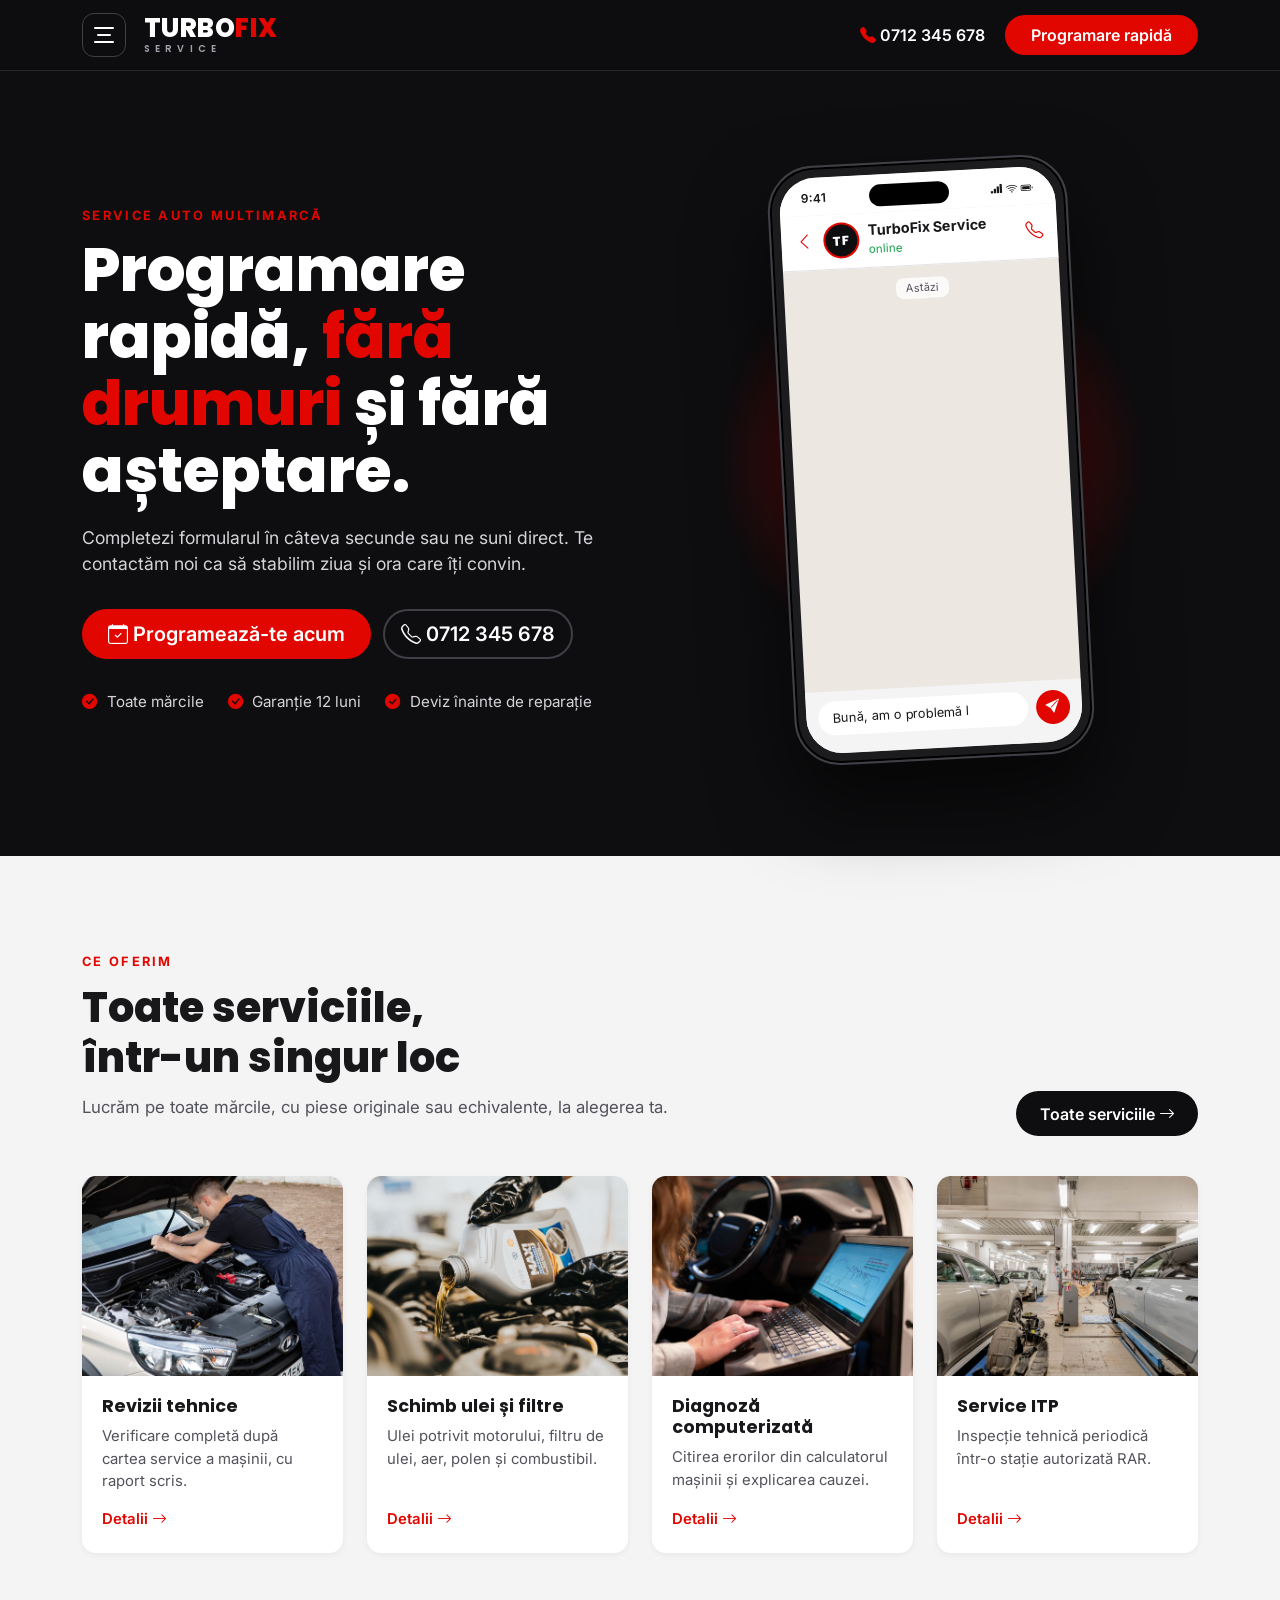
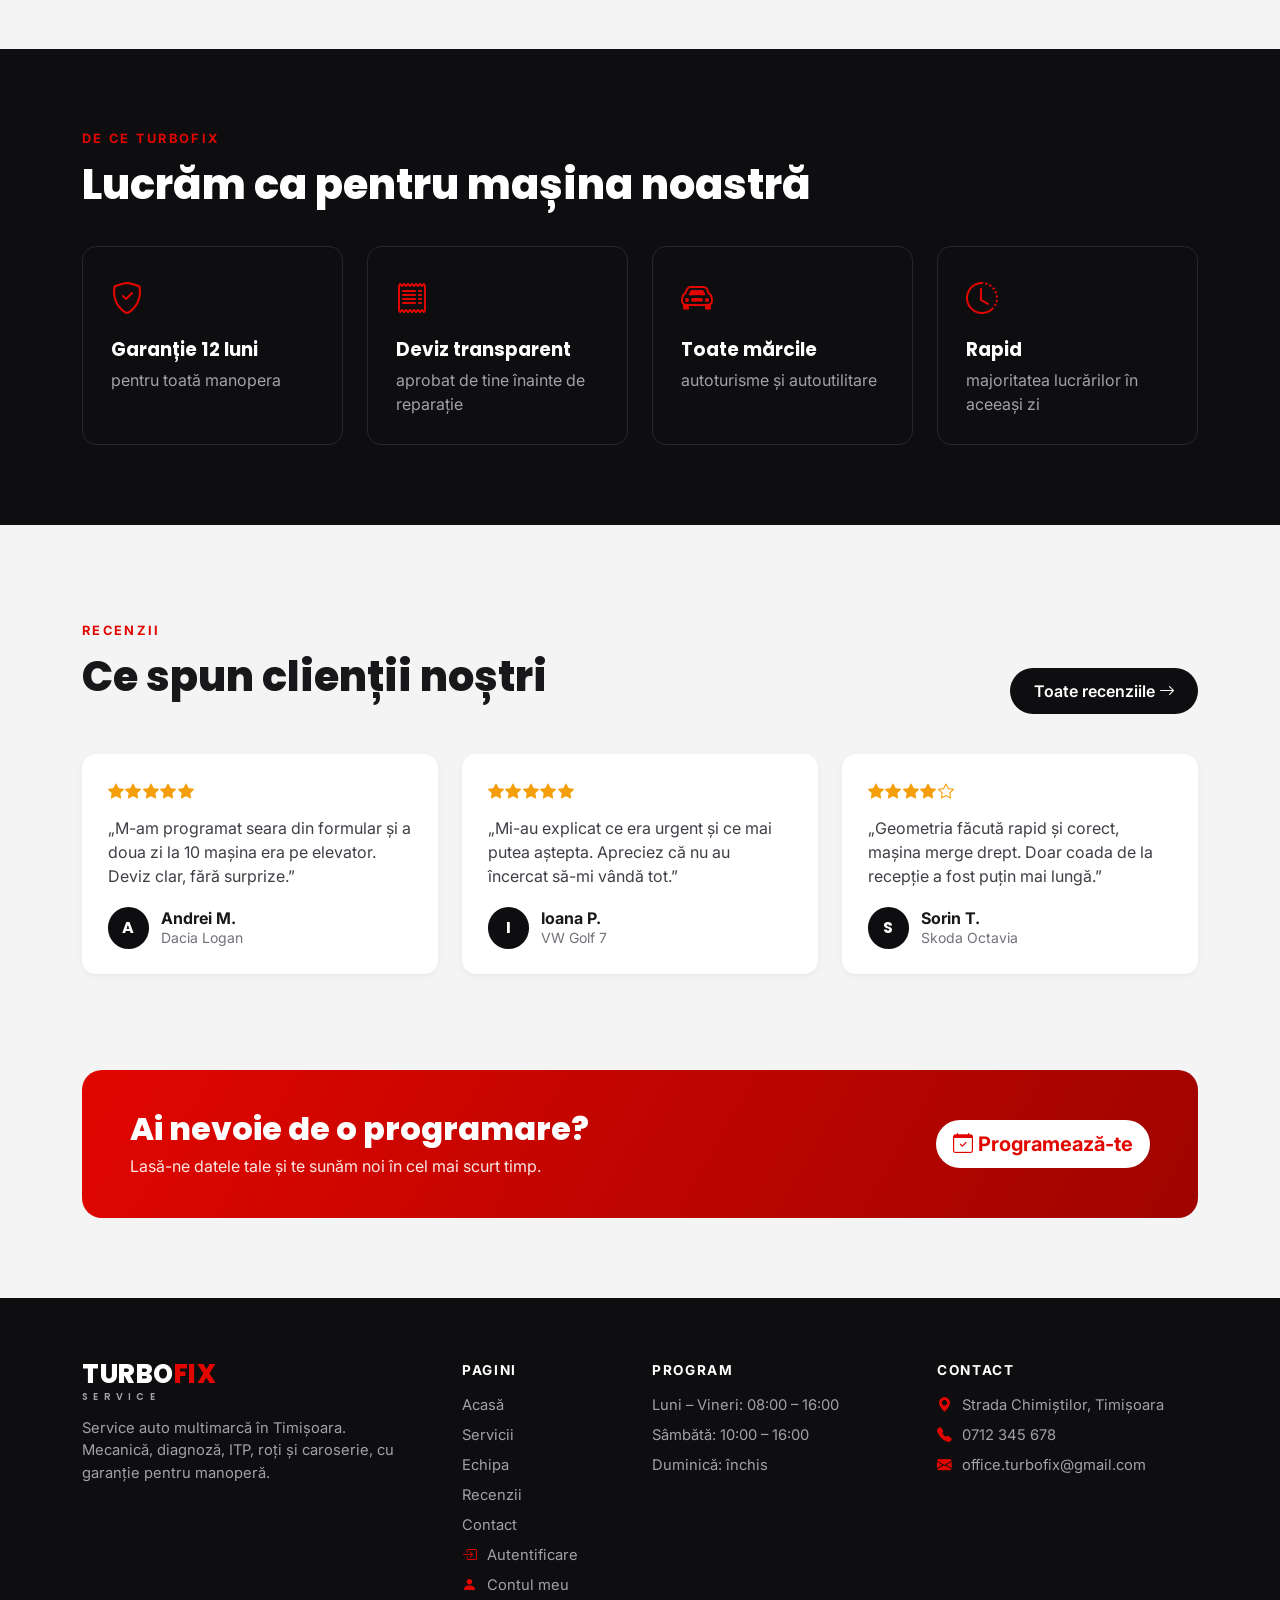
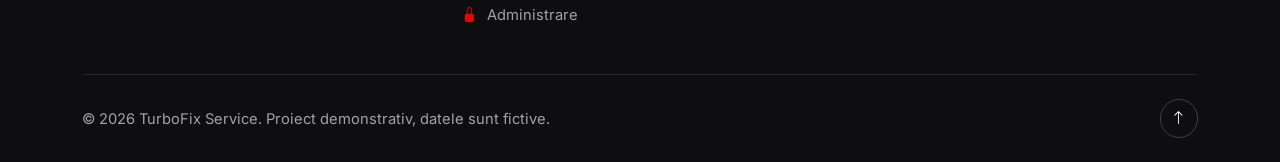
<file: index.html>
<!DOCTYPE html>
<html lang="ro">
<head>
  <meta charset="UTF-8">
  <meta name="viewport" content="width=device-width, initial-scale=1">
  <meta name="description" content="TurboFix Service - service auto multimarcă în Timișoara: revizii, ulei și filtre, climatizare, diagnoză, ITP, anvelope, geometrie și vopsitorie.">
  <title>Service auto multimarcă | TurboFix Service</title>

  <!-- Bootstrap 5 (framework CSS) și Bootstrap Icons -->
  <link rel="stylesheet" href="https://cdn.jsdelivr.net/npm/bootstrap@5.3.3/dist/css/bootstrap.min.css">
  <link rel="stylesheet" href="https://cdn.jsdelivr.net/npm/bootstrap-icons@1.11.3/font/bootstrap-icons.min.css">
  <!-- Fonturi: Poppins (titluri) și Inter (text) -->
  <link rel="preconnect" href="https://fonts.googleapis.com">
  <link rel="preconnect" href="https://fonts.gstatic.com" crossorigin>
  <link rel="stylesheet" href="https://fonts.googleapis.com/css2?family=Inter:wght@400;500;600&family=Poppins:wght@600;700;800&display=swap">
  <!-- Stilurile proprii -->
  <link rel="stylesheet" href="css/style.css">
</head>
<body>

  <!-- ================= ANTET (același pe toate paginile) ================= -->
  <header class="site-nav fixed-top">
    <div class="container nav-bar">
      <!-- butonul cu 3 linii deschide meniul lateral -->
      <button class="menu-btn" type="button" data-bs-toggle="offcanvas" data-bs-target="#meniuLateral"
              aria-controls="meniuLateral" aria-label="Deschide meniul">
        <span></span><span></span><span></span>
      </button>
      <a class="logo" href="index.html">TURBO<span>FIX</span><small>SERVICE</small></a>

      <div class="nav-right">
        <a class="nav-phone" href="tel:0712345678" aria-label="Sună la 0712 345 678"><i class="bi bi-telephone-fill"></i> <span>0712 345 678</span></a>
        <a class="btn btn-red nav-cta" href="contact.html#programare"><span class="cta-long">Programare rapidă</span><span class="cta-short">Programare</span></a>
      </div>
    </div>
  </header>

  <!-- ================= MENIUL LATERAL (pleacă din stânga) ================= -->
  <nav class="offcanvas offcanvas-start side-menu" tabindex="-1" id="meniuLateral" aria-labelledby="titluMeniu">
    <div class="offcanvas-header">
      <a class="logo" href="index.html" id="titluMeniu">TURBO<span>FIX</span><small>SERVICE</small></a>
      <button type="button" class="btn-close btn-close-white" data-bs-dismiss="offcanvas" aria-label="Închide meniul"></button>
    </div>
    <div class="offcanvas-body">
      <p class="side-label">Meniu</p>
      <ul class="side-links">
          <li><a class="side-link active" aria-current="page" href="index.html"><i class="bi bi-house-door"></i> Acasă</a></li>
          <li><a class="side-link" href="servicii.html"><i class="bi bi-tools"></i> Servicii</a></li>
          <li><a class="side-link" href="echipa.html"><i class="bi bi-people"></i> Echipa</a></li>
          <li><a class="side-link" href="recenzii.html"><i class="bi bi-star"></i> Recenzii</a></li>
          <li><a class="side-link" href="contact.html"><i class="bi bi-envelope"></i> Contact</a></li>
          <li><a class="side-link" href="cont.html"><i class="bi bi-person-circle"></i> Contul meu</a></li>
          <li><a class="side-link" href="admin.html"><i class="bi bi-lock"></i> Administrare</a></li>
      </ul>

      <div class="side-bottom">
        <!-- pentru vizitatori: link spre Autentificare; după logare e înlocuit (js/script.js) cu „Conectat ca …” -->
        <a class="side-login" id="sideLogin" href="login.html"><i class="bi bi-box-arrow-in-right"></i> Intră în cont / Creează cont</a>
        <div class="side-user d-none" id="sideUser"></div>
        <a class="side-phone" href="tel:0712345678"><i class="bi bi-telephone-fill"></i> 0712 345 678</a>
        <p class="side-program">Luni – Vineri 08:00 – 16:00<br>Sâmbătă 10:00 – 16:00</p>
        <a class="btn btn-red w-100" href="contact.html#programare">Programare rapidă</a>
      </div>
    </div>
  </nav>

  <main>
    <!-- ================= HERO: atrage privirea ================= -->
    <section class="hero" id="acasa">
      <div class="container">
        <div class="row align-items-center g-5">
          <div class="col-lg-6">
            <p class="eyebrow">Service auto multimarcă</p>
            <h1 class="hero-title">Programare rapidă, <span>fără drumuri</span> și fără așteptare.</h1>
            <p class="hero-text">
              Completezi formularul în câteva secunde sau ne suni direct.
              Te contactăm noi ca să stabilim ziua și ora care îți convin.
            </p>
            <div class="hero-buttons">
              <a href="contact.html#programare" class="btn btn-red btn-lg"><i class="bi bi-calendar-check"></i> Programează-te acum</a>
              <a href="tel:0712345678" class="btn btn-dark-outline btn-lg"><i class="bi bi-telephone"></i> 0712 345 678</a>
            </div>
            <ul class="hero-badges">
              <li><i class="bi bi-check-circle-fill"></i> Toate mărcile</li>
              <li><i class="bi bi-check-circle-fill"></i> Garanție 12 luni</li>
              <li><i class="bi bi-check-circle-fill"></i> Deviz înainte de reparație</li>
            </ul>
          </div>
          <div class="col-lg-6">
            <!-- Telefon animat: conversația văzută de pe telefonul clientului.
                 Mesajele sunt adăugate pe rând din js/script.js (funcția pornesteChatul). -->
            <div class="phone-scene" aria-label="Exemplu de conversație între un client și service" role="img">
              <div class="phone">
                <div class="phone-screen">
                  <!-- bara de stare a telefonului -->
                  <div class="status-bar">
                    <span>9:41</span>
                    <span class="phone-notch"></span>
                    <span><i class="bi bi-reception-4"></i> <i class="bi bi-wifi"></i> <i class="bi bi-battery-full"></i></span>
                  </div>

                  <!-- antetul aplicației de mesagerie -->
                  <div class="chat-header">
                    <i class="bi bi-chevron-left"></i>
                    <div class="chat-avatar">TF</div>
                    <div class="chat-contact">
                      <strong>TurboFix Service</strong>
                      <span id="chatStatus">online</span>
                    </div>
                    <i class="bi bi-telephone"></i>
                  </div>

                  <!-- mesajele -->
                  <div class="chat-body" id="chatBody">
                    <p class="chat-day">Astăzi</p>
                  </div>

                  <!-- câmpul în care „scrie” clientul -->
                  <div class="chat-input">
                    <span class="chat-input-text" id="chatInputText">Mesaj</span>
                    <span class="chat-send"><i class="bi bi-send-fill"></i></span>
                  </div>
                </div>
              </div>
            </div>
          </div>
        </div>
      </div>
    </section>

    <!-- ================= SERVICII PRINCIPALE ================= -->
    <section class="services">
      <div class="container">
        <div class="section-head-row">
          <div class="section-head">
            <p class="eyebrow">Ce oferim</p>
            <h2 class="section-title">Toate serviciile,<br> într-un singur loc</h2>
            <p class="section-text">Lucrăm pe toate mărcile, cu piese originale sau echivalente, la alegerea ta.</p>
          </div>
          <a href="servicii.html" class="btn btn-dark-solid">Toate serviciile <i class="bi bi-arrow-right"></i></a>
        </div>
        <div class="row g-4">
          <div class="col-sm-6 col-lg-3">
            <article class="service-card" id="revizie-scurt">
              <div class="service-photo photo-revizie" role="img" aria-label="Mecanic verificând motorul unei mașini"></div>
              <div class="service-body">
                <h3>Revizii tehnice</h3>
                <p>Verificare completă după cartea service a mașinii, cu raport scris.</p>
                <a href="servicii.html#revizie" class="service-link">Detalii <i class="bi bi-arrow-right"></i></a>
              </div>
            </article>
          </div>
          <div class="col-sm-6 col-lg-3">
            <article class="service-card" id="ulei-scurt">
              <div class="service-photo photo-ulei" role="img" aria-label="Ulei turnat în motor"></div>
              <div class="service-body">
                <h3>Schimb ulei și filtre</h3>
                <p>Ulei potrivit motorului, filtru de ulei, aer, polen și combustibil.</p>
                <a href="servicii.html#ulei" class="service-link">Detalii <i class="bi bi-arrow-right"></i></a>
              </div>
            </article>
          </div>
          <div class="col-sm-6 col-lg-3">
            <article class="service-card" id="diagnoza-scurt">
              <div class="service-photo photo-diagnoza" role="img" aria-label="Diagnoză cu laptopul conectat la mașină"></div>
              <div class="service-body">
                <h3>Diagnoză computerizată</h3>
                <p>Citirea erorilor din calculatorul mașinii și explicarea cauzei.</p>
                <a href="servicii.html#diagnoza" class="service-link">Detalii <i class="bi bi-arrow-right"></i></a>
              </div>
            </article>
          </div>
          <div class="col-sm-6 col-lg-3">
            <article class="service-card" id="itp-scurt">
              <div class="service-photo photo-itp" role="img" aria-label="Atelier cu mașini pe elevatoare"></div>
              <div class="service-body">
                <h3>Service ITP</h3>
                <p>Inspecție tehnică periodică într-o stație autorizată RAR.</p>
                <a href="servicii.html#itp" class="service-link">Detalii <i class="bi bi-arrow-right"></i></a>
              </div>
            </article>
          </div>
        </div>
      </div>
    </section>

    <!-- ================= DE CE NOI ================= -->
    <section class="why">
      <div class="container">
        <p class="eyebrow">De ce TurboFix</p>
        <h2 class="section-title text-white">Lucrăm ca pentru mașina noastră</h2>
        <div class="row g-4 mt-2">
          <div class="col-sm-6 col-lg-3">
            <div class="why-item">
              <i class="bi bi-shield-check"></i>
              <h3>Garanție 12 luni</h3>
              <p>pentru toată manopera</p>
            </div>
          </div>
          <div class="col-sm-6 col-lg-3">
            <div class="why-item">
              <i class="bi bi-receipt"></i>
              <h3>Deviz transparent</h3>
              <p>aprobat de tine înainte de reparație</p>
            </div>
          </div>
          <div class="col-sm-6 col-lg-3">
            <div class="why-item">
              <i class="bi bi-car-front"></i>
              <h3>Toate mărcile</h3>
              <p>autoturisme și autoutilitare</p>
            </div>
          </div>
          <div class="col-sm-6 col-lg-3">
            <div class="why-item">
              <i class="bi bi-clock-history"></i>
              <h3>Rapid</h3>
              <p>majoritatea lucrărilor în aceeași zi</p>
            </div>
          </div>
        </div>
      </div>
    </section>

    <!-- ================= CE SPUN CLIENȚII ================= -->
    <section class="services">
      <div class="container">
        <div class="section-head-row">
          <div class="section-head">
            <p class="eyebrow">Recenzii</p>
            <h2 class="section-title">Ce spun clienții noștri</h2>
          </div>
          <a href="recenzii.html" class="btn btn-dark-solid">Toate recenziile <i class="bi bi-arrow-right"></i></a>
        </div>
        <div class="row g-4">
          <div class="col-md-4">
            <article class="review-card">
              <div class="review-stars" aria-label="5 din 5 stele"><i class="bi bi-star-fill"></i><i class="bi bi-star-fill"></i><i class="bi bi-star-fill"></i><i class="bi bi-star-fill"></i><i class="bi bi-star-fill"></i></div>
              <p class="review-text">„M-am programat seara din formular și a doua zi la 10 mașina era pe elevator. Deviz clar, fără surprize.”</p>
              <div class="review-author"><span class="review-avatar">A</span><div><strong>Andrei M.</strong><small>Dacia Logan</small></div></div>
            </article>
          </div>
          <div class="col-md-4">
            <article class="review-card">
              <div class="review-stars" aria-label="5 din 5 stele"><i class="bi bi-star-fill"></i><i class="bi bi-star-fill"></i><i class="bi bi-star-fill"></i><i class="bi bi-star-fill"></i><i class="bi bi-star-fill"></i></div>
              <p class="review-text">„Mi-au explicat ce era urgent și ce mai putea aștepta. Apreciez că nu au încercat să-mi vândă tot.”</p>
              <div class="review-author"><span class="review-avatar">I</span><div><strong>Ioana P.</strong><small>VW Golf 7</small></div></div>
            </article>
          </div>
          <div class="col-md-4">
            <article class="review-card">
              <div class="review-stars" aria-label="4 din 5 stele"><i class="bi bi-star-fill"></i><i class="bi bi-star-fill"></i><i class="bi bi-star-fill"></i><i class="bi bi-star-fill"></i><i class="bi bi-star"></i></div>
              <p class="review-text">„Geometria făcută rapid și corect, mașina merge drept. Doar coada de la recepție a fost puțin mai lungă.”</p>
              <div class="review-author"><span class="review-avatar">S</span><div><strong>Sorin T.</strong><small>Skoda Octavia</small></div></div>
            </article>
          </div>
        </div>
      </div>
    </section>

    <!-- ================= APEL LA ACȚIUNE ================= -->
    <section class="cta-band">
      <div class="container">
        <div class="cta-box">
          <div>
            <h2>Ai nevoie de o programare?</h2>
            <p>Lasă-ne datele tale și te sunăm noi în cel mai scurt timp.</p>
          </div>
          <a href="contact.html#programare" class="btn btn-light-cta btn-lg"><i class="bi bi-calendar-check"></i> Programează-te</a>
        </div>
      </div>
    </section>

  </main>

  <!-- ================= SUBSOL (același pe toate paginile) ================= -->
  <footer class="site-footer">
    <div class="container">
      <div class="row g-4">
        <div class="col-lg-4">
          <a class="logo" href="index.html">TURBO<span>FIX</span><small>SERVICE</small></a>
          <p class="footer-text">Service auto multimarcă în Timișoara.<br> Mecanică, diagnoză, ITP, roți și caroserie, cu garanție pentru manoperă.</p>
        </div>
        <div class="col-6 col-lg-2">
          <h2 class="footer-title">Pagini</h2>
          <ul class="footer-links">
            <li><a href="index.html">Acasă</a></li>
            <li><a href="servicii.html">Servicii</a></li>
            <li><a href="echipa.html">Echipa</a></li>
            <li><a href="recenzii.html">Recenzii</a></li>
            <li><a href="contact.html">Contact</a></li>
            <li><a href="login.html"><i class="bi bi-box-arrow-in-right"></i> Autentificare</a></li>
            <li><a href="cont.html"><i class="bi bi-person-fill"></i> Contul meu</a></li>
            <li><a href="admin.html"><i class="bi bi-lock-fill"></i> Administrare</a></li>
          </ul>
        </div>
        <div class="col-6 col-lg-3">
          <h2 class="footer-title">Program</h2>
          <ul class="footer-links">
            <li>Luni – Vineri: 08:00 – 16:00</li>
            <li>Sâmbătă: 10:00 – 16:00</li>
            <li>Duminică: închis</li>
          </ul>
        </div>
        <div class="col-lg-3">
          <h2 class="footer-title">Contact</h2>
          <ul class="footer-links">
            <li><i class="bi bi-geo-alt-fill"></i> Strada Chimiștilor, Timișoara</li>
            <li><a href="tel:0712345678"><i class="bi bi-telephone-fill"></i> 0712 345 678</a></li>
            <li><a href="mailto:office.turbofix@gmail.com"><i class="bi bi-envelope-fill"></i> office.turbofix@gmail.com</a></li>
          </ul>
        </div>
      </div>
      <div class="footer-bottom">
        <p class="mb-0">&copy; 2026 TurboFix Service. Proiect demonstrativ, datele sunt fictive.</p>
        <a href="#" class="to-top" aria-label="Înapoi sus"><i class="bi bi-arrow-up"></i></a>
      </div>
    </div>
  </footer>

  <script src="https://cdn.jsdelivr.net/npm/bootstrap@5.3.3/dist/js/bootstrap.bundle.min.js"></script>
  <script src="js/date.js"></script>
  <script src="js/auth.js"></script>
  <script src="js/script.js"></script>
</body>
</html>
</file>
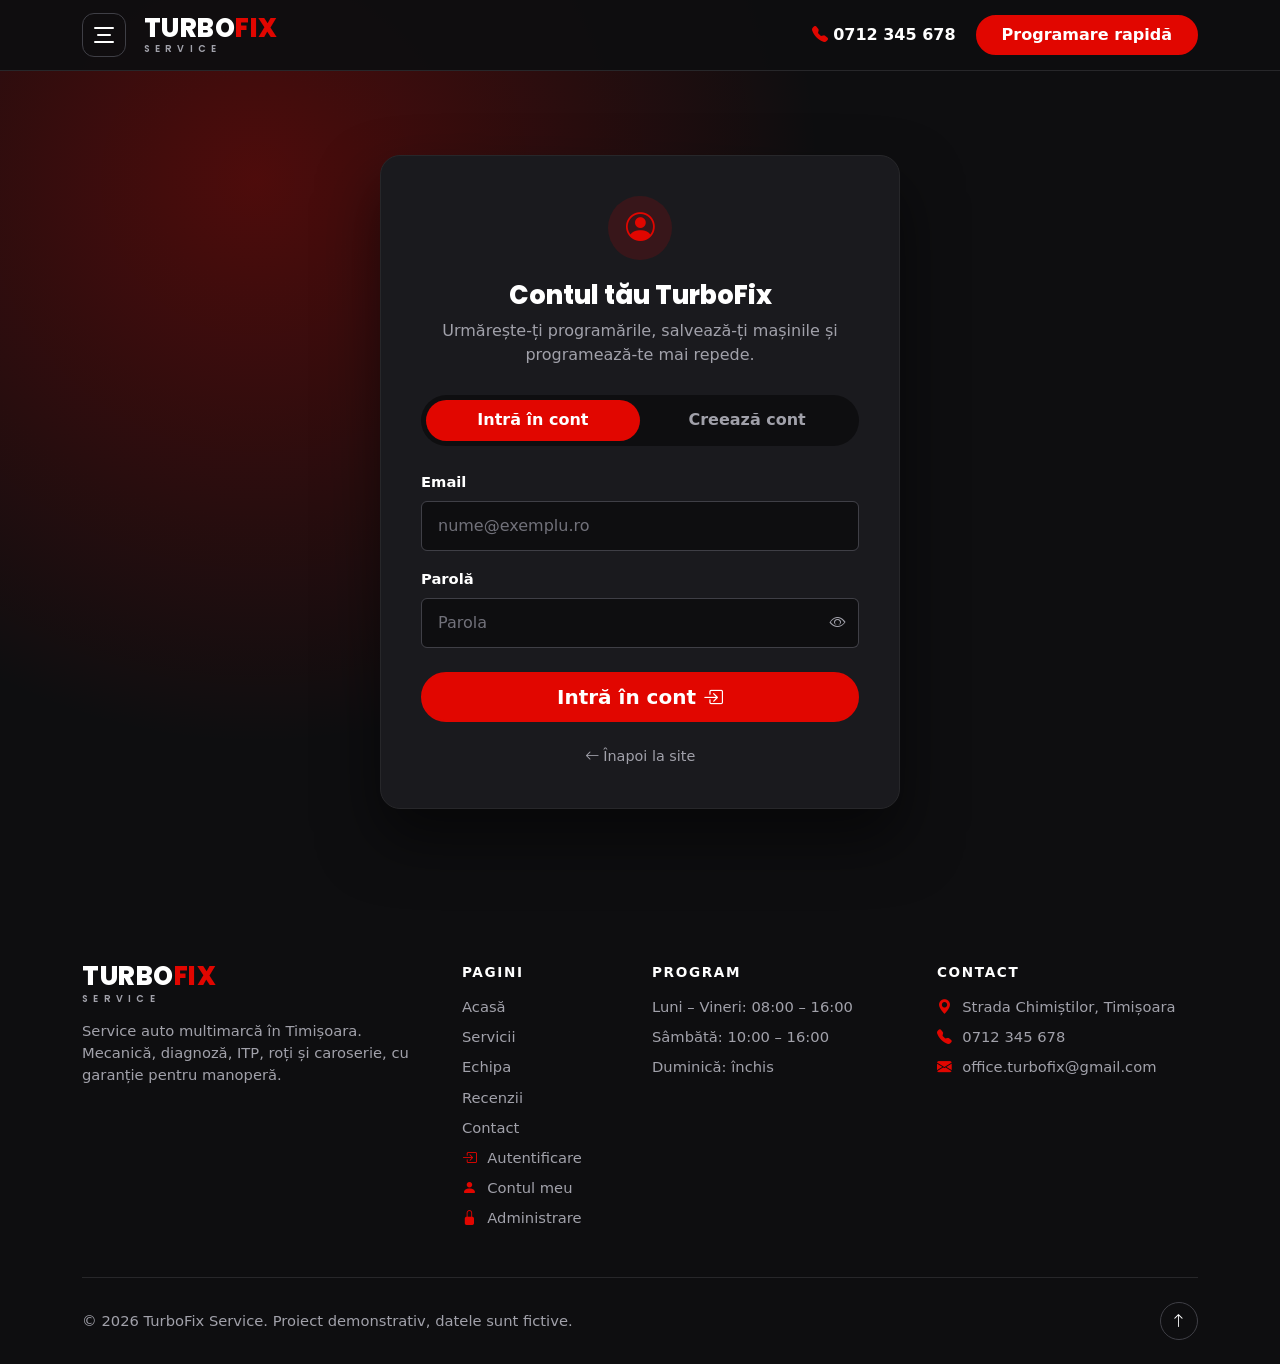
<file: admin.html>
<!DOCTYPE html>
<html lang="ro">
<head>
  <meta charset="UTF-8">
  <meta name="viewport" content="width=device-width, initial-scale=1">
  <meta name="description" content="Panou de administrare TurboFix Service: programări, recenzii, export Excel.">
  <title>Administrare | TurboFix Service</title>

  <!-- Bootstrap 5 (framework CSS) și Bootstrap Icons -->
  <link rel="stylesheet" href="https://cdn.jsdelivr.net/npm/bootstrap@5.3.3/dist/css/bootstrap.min.css">
  <link rel="stylesheet" href="https://cdn.jsdelivr.net/npm/bootstrap-icons@1.11.3/font/bootstrap-icons.min.css">
  <!-- Fonturi: Poppins (titluri) și Inter (text) -->
  <link rel="preconnect" href="https://fonts.googleapis.com">
  <link rel="preconnect" href="https://fonts.gstatic.com" crossorigin>
  <link rel="stylesheet" href="https://fonts.googleapis.com/css2?family=Inter:wght@400;500;600&family=Poppins:wght@600;700;800&display=swap">
  <!-- Stilurile proprii -->
  <link rel="stylesheet" href="css/style.css">
</head>
<body class="needs-auth">

  <!-- ================= ANTET (același pe toate paginile) ================= -->
  <header class="site-nav fixed-top">
    <div class="container nav-bar">
      <!-- butonul cu 3 linii deschide meniul lateral -->
      <button class="menu-btn" type="button" data-bs-toggle="offcanvas" data-bs-target="#meniuLateral"
              aria-controls="meniuLateral" aria-label="Deschide meniul">
        <span></span><span></span><span></span>
      </button>
      <a class="logo" href="index.html">TURBO<span>FIX</span><small>SERVICE</small></a>

      <div class="nav-right">
        <a class="nav-phone" href="tel:0712345678" aria-label="Sună la 0712 345 678"><i class="bi bi-telephone-fill"></i> <span>0712 345 678</span></a>
        <a class="btn btn-red nav-cta" href="contact.html#programare"><span class="cta-long">Programare rapidă</span><span class="cta-short">Programare</span></a>
      </div>
    </div>
  </header>

  <!-- ================= MENIUL LATERAL (pleacă din stânga) ================= -->
  <nav class="offcanvas offcanvas-start side-menu" tabindex="-1" id="meniuLateral" aria-labelledby="titluMeniu">
    <div class="offcanvas-header">
      <a class="logo" href="index.html" id="titluMeniu">TURBO<span>FIX</span><small>SERVICE</small></a>
      <button type="button" class="btn-close btn-close-white" data-bs-dismiss="offcanvas" aria-label="Închide meniul"></button>
    </div>
    <div class="offcanvas-body">
      <p class="side-label">Meniu</p>
      <ul class="side-links">
          <li><a class="side-link" href="index.html"><i class="bi bi-house-door"></i> Acasă</a></li>
          <li><a class="side-link" href="servicii.html"><i class="bi bi-tools"></i> Servicii</a></li>
          <li><a class="side-link" href="echipa.html"><i class="bi bi-people"></i> Echipa</a></li>
          <li><a class="side-link" href="recenzii.html"><i class="bi bi-star"></i> Recenzii</a></li>
          <li><a class="side-link" href="contact.html"><i class="bi bi-envelope"></i> Contact</a></li>
          <li><a class="side-link" href="cont.html"><i class="bi bi-person-circle"></i> Contul meu</a></li>
          <li><a class="side-link active" aria-current="page" href="admin.html"><i class="bi bi-lock"></i> Administrare</a></li>
      </ul>

      <div class="side-bottom">
        <!-- pentru vizitatori: link spre Autentificare; după logare e înlocuit (js/script.js) cu „Conectat ca …” -->
        <a class="side-login" id="sideLogin" href="login.html"><i class="bi bi-box-arrow-in-right"></i> Intră în cont / Creează cont</a>
        <div class="side-user d-none" id="sideUser"></div>
        <a class="side-phone" href="tel:0712345678"><i class="bi bi-telephone-fill"></i> 0712 345 678</a>
        <p class="side-program">Luni – Vineri 08:00 – 16:00<br>Sâmbătă 10:00 – 16:00</p>
        <a class="btn btn-red w-100" href="contact.html#programare">Programare rapidă</a>
      </div>
    </div>
  </nav>

  <main>
    <!-- ================= ANTETUL PAGINII ================= -->
    <section class="page-hero">
      <div class="container">
        <nav aria-label="breadcrumb">
          <ol class="breadcrumb">
            <li class="breadcrumb-item"><a href="index.html">Acasă</a></li>
            <li class="breadcrumb-item active" aria-current="page">Administrare</li>
          </ol>
        </nav>
        <p class="eyebrow">Administrare</p>
        <h1 class="page-title">Programări și recenzii</h1>
        <p class="page-text">Tot ce s-a trimis din formularele site-ului. <br>Schimbi statusul programărilor, ștergi înregistrări și exporți totul în Excel.</p>
      </div>
    </section>

    <!-- ================= PANOU DE ADMINISTRARE ================= -->
    <section class="services admin">
      <div class="container">
        <!-- utilizatorul conectat -->
        <div class="admin-user">
          <span><i class="bi bi-person-circle"></i> Conectat ca <strong id="adminEmail"></strong> <span class="role-badge">admin</span></span>
          <button type="button" class="btn btn-dark-solid btn-sm" id="btnLogout"><i class="bi bi-box-arrow-right"></i> Deconectare</button>
        </div>

        <!-- statistici -->
        <div class="row g-3 mb-4">
          <div class="col-6 col-lg-3"><div class="admin-stat"><i class="bi bi-calendar-check"></i><p class="admin-stat-nr" id="statProgramari">0</p><p class="admin-stat-label">programări în total</p></div></div>
          <div class="col-6 col-lg-3"><div class="admin-stat"><i class="bi bi-bell"></i><p class="admin-stat-nr" id="statNoi">0</p><p class="admin-stat-label">programări noi</p></div></div>
          <div class="col-6 col-lg-3"><div class="admin-stat"><i class="bi bi-people"></i><p class="admin-stat-nr" id="statClienti">0</p><p class="admin-stat-label">clienți cu cont</p></div></div>
          <div class="col-6 col-lg-3"><div class="admin-stat"><i class="bi bi-star-half"></i><p class="admin-stat-nr" id="statNota">–</p><p class="admin-stat-label">nota medie primită</p></div></div>
        </div>

        <div class="admin-card">
          <!-- bara de unelte: tab-uri, căutare, filtre, export -->
          <div class="admin-toolbar">
            <div class="admin-tabs" role="tablist">
              <button type="button" class="admin-tab active" data-tab="programari" role="tab" aria-selected="true">Programări <span class="badge" id="nrProgramari">0</span></button>
              <button type="button" class="admin-tab" data-tab="recenzii" role="tab" aria-selected="false">Recenzii <span class="badge" id="nrRecenzii">0</span></button>
              <button type="button" class="admin-tab" data-tab="clienti" role="tab" aria-selected="false">Clienți <span class="badge" id="nrClienti">0</span></button>
            </div>
            <div class="admin-actions">
              <input type="search" class="form-control" id="adminCautare" placeholder="Caută nume, telefon, text..." aria-label="Caută">
              <div class="admin-status-wrap">
                <select class="form-select" id="adminStatus" aria-label="Filtrează după status">
                  <option value="">Toate statusurile</option>
                  <option>Nouă</option>
                  <option>Confirmată</option>
                  <option>Finalizată</option>
                  <option>Anulată</option>
                </select>
              </div>
              <button type="button" class="btn btn-outline-secondary" id="btnReincarca"><i class="bi bi-arrow-clockwise"></i> Reîncarcă</button>
              <button type="button" class="btn btn-excel" id="btnExport"><i class="bi bi-file-earmark-excel"></i> Exportă în Excel</button>
            </div>
          </div>

          <!-- tabelul de programări -->
          <div class="admin-panel" id="panou-programari" role="tabpanel">
            <div class="table-responsive">
              <table class="table admin-table align-middle">
                <thead>
                  <tr><th>Trimisă la</th><th>Client</th><th>Telefon</th><th>Mașina</th><th>Solicitare</th><th>Status</th><th><span class="visually-hidden">Acțiuni</span></th></tr>
                </thead>
                <tbody id="tabelProgramari"></tbody>
              </table>
            </div>
          </div>

          <!-- tabelul de clienți -->
          <div class="admin-panel d-none" id="panou-clienti" role="tabpanel">
            <div class="table-responsive">
              <table class="table admin-table align-middle">
                <thead>
                  <tr><th>Nume</th><th>Email</th><th>Telefon</th><th>Mașini</th><th>Programări</th><th>Înregistrat</th><th><span class="visually-hidden">Acțiuni</span></th></tr>
                </thead>
                <tbody id="tabelClienti"></tbody>
              </table>
            </div>
          </div>

          <!-- tabelul de recenzii -->
          <div class="admin-panel d-none" id="panou-recenzii" role="tabpanel">
            <div class="table-responsive">
              <table class="table admin-table align-middle">
                <thead>
                  <tr><th>Data</th><th>Nume</th><th>Mașina</th><th>Serviciu</th><th>Nota</th><th>Recenzie</th><th><span class="visually-hidden">Acțiuni</span></th></tr>
                </thead>
                <tbody id="tabelRecenzii"></tbody>
              </table>
            </div>
          </div>
        </div>

        <p class="admin-note"><i class="bi bi-database"></i> Datele vin din baza de date MySQL „turbofix” (tabelele utilizatori, masini, programari, recenzii).
          Exportul creează un fișier Excel cu trei foi: Programări, Recenzii și Clienți.</p>
      </div>
    </section>

  </main>

  <!-- ================= SUBSOL (același pe toate paginile) ================= -->
  <footer class="site-footer">
    <div class="container">
      <div class="row g-4">
        <div class="col-lg-4">
          <a class="logo" href="index.html">TURBO<span>FIX</span><small>SERVICE</small></a>
          <p class="footer-text">Service auto multimarcă în Timișoara.<br> Mecanică, diagnoză, ITP, roți și caroserie, cu garanție pentru manoperă.</p>
        </div>
        <div class="col-6 col-lg-2">
          <h2 class="footer-title">Pagini</h2>
          <ul class="footer-links">
            <li><a href="index.html">Acasă</a></li>
            <li><a href="servicii.html">Servicii</a></li>
            <li><a href="echipa.html">Echipa</a></li>
            <li><a href="recenzii.html">Recenzii</a></li>
            <li><a href="contact.html">Contact</a></li>
            <li><a href="login.html"><i class="bi bi-box-arrow-in-right"></i> Autentificare</a></li>
            <li><a href="cont.html"><i class="bi bi-person-fill"></i> Contul meu</a></li>
            <li><a href="admin.html"><i class="bi bi-lock-fill"></i> Administrare</a></li>
          </ul>
        </div>
        <div class="col-6 col-lg-3">
          <h2 class="footer-title">Program</h2>
          <ul class="footer-links">
            <li>Luni – Vineri: 08:00 – 16:00</li>
            <li>Sâmbătă: 10:00 – 16:00</li>
            <li>Duminică: închis</li>
          </ul>
        </div>
        <div class="col-lg-3">
          <h2 class="footer-title">Contact</h2>
          <ul class="footer-links">
            <li><i class="bi bi-geo-alt-fill"></i> Strada Chimiștilor, Timișoara</li>
            <li><a href="tel:0712345678"><i class="bi bi-telephone-fill"></i> 0712 345 678</a></li>
            <li><a href="mailto:office.turbofix@gmail.com"><i class="bi bi-envelope-fill"></i> office.turbofix@gmail.com</a></li>
          </ul>
        </div>
      </div>
      <div class="footer-bottom">
        <p class="mb-0">&copy; 2026 TurboFix Service. Proiect demonstrativ, datele sunt fictive.</p>
        <a href="#" class="to-top" aria-label="Înapoi sus"><i class="bi bi-arrow-up"></i></a>
      </div>
    </div>
  </footer>

  <script src="https://cdn.jsdelivr.net/npm/bootstrap@5.3.3/dist/js/bootstrap.bundle.min.js"></script>
  <script src="https://cdn.sheetjs.com/xlsx-0.20.3/package/dist/xlsx.full.min.js"></script>
  <script src="js/date.js"></script>
  <script src="js/auth.js"></script>
  <script src="js/script.js"></script>
  <script src="js/admin.js"></script>
</body>
</html>
</file>
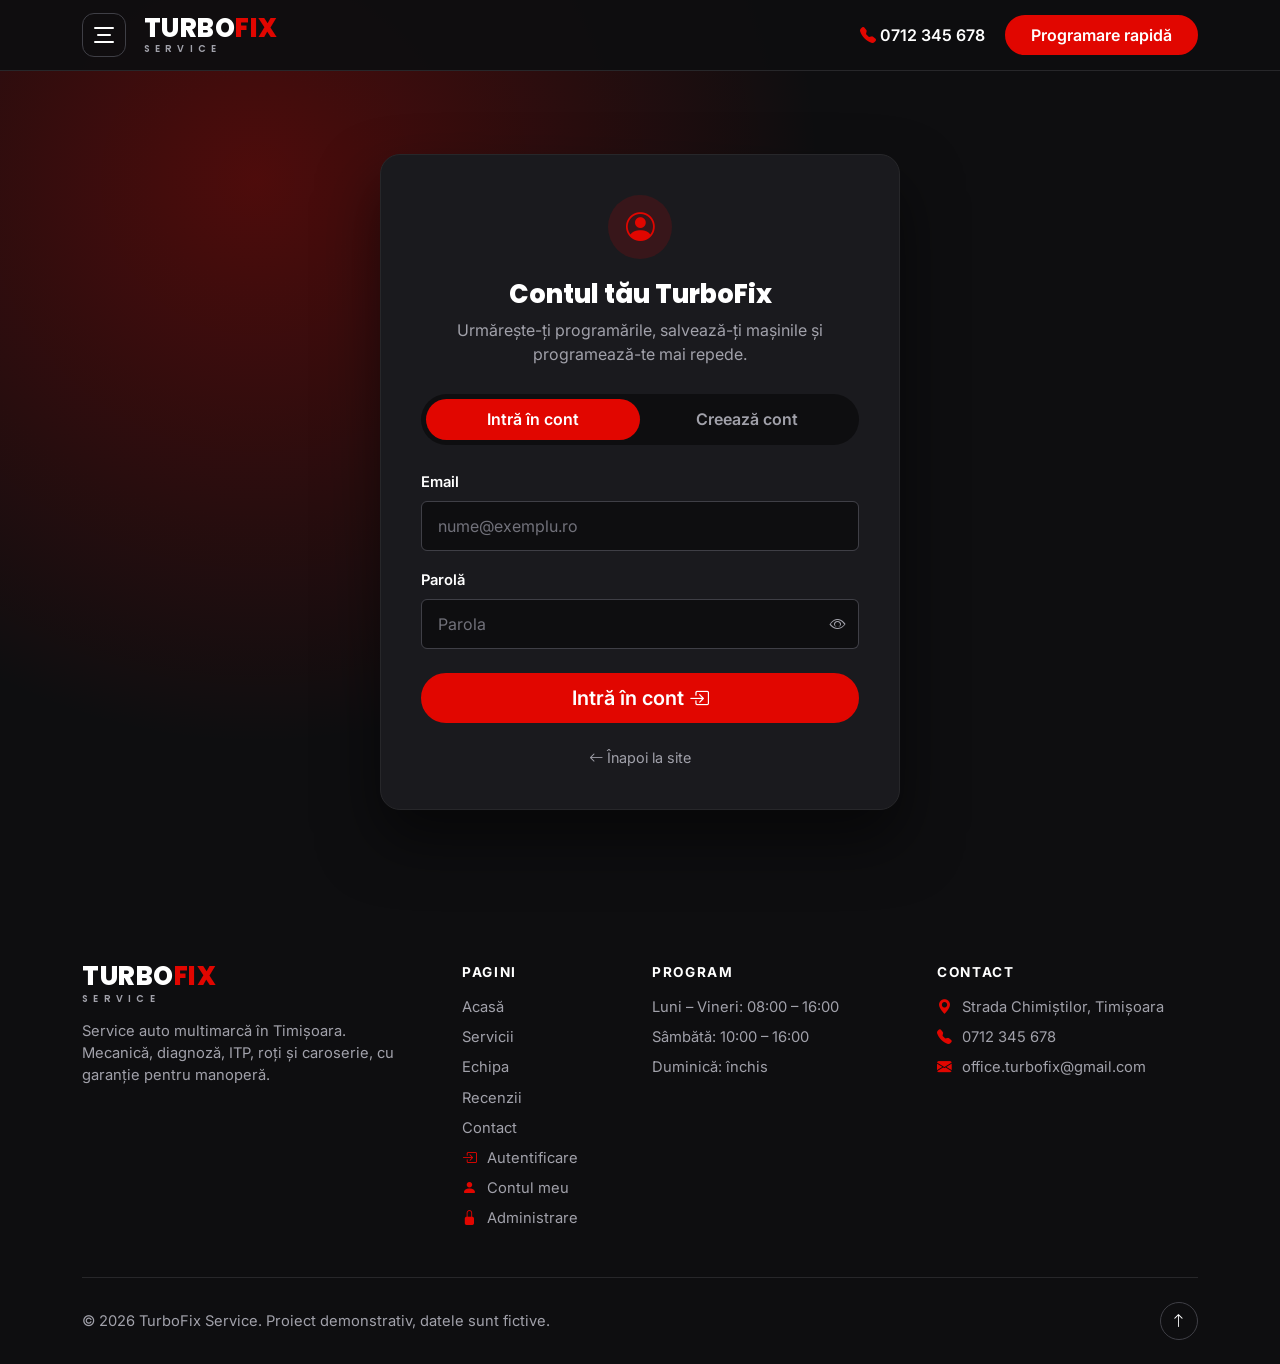
<file: cont.html>
<!DOCTYPE html>
<html lang="ro">
<head>
  <meta charset="UTF-8">
  <meta name="viewport" content="width=device-width, initial-scale=1">
  <meta name="description" content="Contul clientului TurboFix Service: programări, mașini, profil.">
  <title>Contul meu | TurboFix Service</title>

  <!-- Bootstrap 5 (framework CSS) și Bootstrap Icons -->
  <link rel="stylesheet" href="https://cdn.jsdelivr.net/npm/bootstrap@5.3.3/dist/css/bootstrap.min.css">
  <link rel="stylesheet" href="https://cdn.jsdelivr.net/npm/bootstrap-icons@1.11.3/font/bootstrap-icons.min.css">
  <!-- Fonturi: Poppins (titluri) și Inter (text) -->
  <link rel="preconnect" href="https://fonts.googleapis.com">
  <link rel="preconnect" href="https://fonts.gstatic.com" crossorigin>
  <link rel="stylesheet" href="https://fonts.googleapis.com/css2?family=Inter:wght@400;500;600&family=Poppins:wght@600;700;800&display=swap">
  <!-- Stilurile proprii -->
  <link rel="stylesheet" href="css/style.css">
</head>
<body class="needs-auth">

  <!-- ================= ANTET (același pe toate paginile) ================= -->
  <header class="site-nav fixed-top">
    <div class="container nav-bar">
      <!-- butonul cu 3 linii deschide meniul lateral -->
      <button class="menu-btn" type="button" data-bs-toggle="offcanvas" data-bs-target="#meniuLateral"
              aria-controls="meniuLateral" aria-label="Deschide meniul">
        <span></span><span></span><span></span>
      </button>
      <a class="logo" href="index.html">TURBO<span>FIX</span><small>SERVICE</small></a>

      <div class="nav-right">
        <a class="nav-phone" href="tel:0712345678" aria-label="Sună la 0712 345 678"><i class="bi bi-telephone-fill"></i> <span>0712 345 678</span></a>
        <a class="btn btn-red nav-cta" href="contact.html#programare"><span class="cta-long">Programare rapidă</span><span class="cta-short">Programare</span></a>
      </div>
    </div>
  </header>

  <!-- ================= MENIUL LATERAL (pleacă din stânga) ================= -->
  <nav class="offcanvas offcanvas-start side-menu" tabindex="-1" id="meniuLateral" aria-labelledby="titluMeniu">
    <div class="offcanvas-header">
      <a class="logo" href="index.html" id="titluMeniu">TURBO<span>FIX</span><small>SERVICE</small></a>
      <button type="button" class="btn-close btn-close-white" data-bs-dismiss="offcanvas" aria-label="Închide meniul"></button>
    </div>
    <div class="offcanvas-body">
      <p class="side-label">Meniu</p>
      <ul class="side-links">
          <li><a class="side-link" href="index.html"><i class="bi bi-house-door"></i> Acasă</a></li>
          <li><a class="side-link" href="servicii.html"><i class="bi bi-tools"></i> Servicii</a></li>
          <li><a class="side-link" href="echipa.html"><i class="bi bi-people"></i> Echipa</a></li>
          <li><a class="side-link" href="recenzii.html"><i class="bi bi-star"></i> Recenzii</a></li>
          <li><a class="side-link" href="contact.html"><i class="bi bi-envelope"></i> Contact</a></li>
          <li><a class="side-link active" aria-current="page" href="cont.html"><i class="bi bi-person-circle"></i> Contul meu</a></li>
          <li><a class="side-link" href="admin.html"><i class="bi bi-lock"></i> Administrare</a></li>
      </ul>

      <div class="side-bottom">
        <!-- pentru vizitatori: link spre Autentificare; după logare e înlocuit (js/script.js) cu „Conectat ca …” -->
        <a class="side-login" id="sideLogin" href="login.html"><i class="bi bi-box-arrow-in-right"></i> Intră în cont / Creează cont</a>
        <div class="side-user d-none" id="sideUser"></div>
        <a class="side-phone" href="tel:0712345678"><i class="bi bi-telephone-fill"></i> 0712 345 678</a>
        <p class="side-program">Luni – Vineri 08:00 – 16:00<br>Sâmbătă 10:00 – 16:00</p>
        <a class="btn btn-red w-100" href="contact.html#programare">Programare rapidă</a>
      </div>
    </div>
  </nav>

  <main>
    <!-- ================= ANTETUL PAGINII ================= -->
    <section class="page-hero">
      <div class="container">
        <nav aria-label="breadcrumb">
          <ol class="breadcrumb">
            <li class="breadcrumb-item"><a href="index.html">Acasă</a></li>
            <li class="breadcrumb-item active" aria-current="page">Contul meu</li>
          </ol>
        </nav>
        <p class="eyebrow">Contul meu</p>
        <h1 class="page-title">Bun venit, <span id="contPrenume"></span>!</h1>
        <p class="page-text">Aici îți vezi programările și statusul lor, îți gestionezi mașinile și datele de contact.</p>
      </div>
    </section>

    <!-- ================= CONTUL CLIENTULUI ================= -->
    <section class="services">
      <div class="container">
        <div class="admin-user">
          <span><i class="bi bi-person-circle"></i> Conectat ca <strong id="contEmail"></strong> <span class="role-badge">client</span></span>
          <div class="d-flex gap-2 flex-wrap">
            <a href="contact.html#programare" class="btn btn-red btn-sm"><i class="bi bi-calendar-plus"></i> Programare nouă</a>
            <button type="button" class="btn btn-dark-solid btn-sm" id="btnLogoutCont"><i class="bi bi-box-arrow-right"></i> Deconectare</button>
          </div>
        </div>

        <div class="row g-4">
          <!-- bara laterală a contului -->
          <aside class="col-lg-3">
            <nav class="account-nav" aria-label="Secțiunile contului">
              <button type="button" class="active" data-sectiune="programari"><i class="bi bi-calendar-check"></i> Programările mele <span class="badge" id="nrProg">0</span></button>
              <button type="button" data-sectiune="masini"><i class="bi bi-car-front"></i> Mașinile mele <span class="badge" id="nrMasini">0</span></button>
              <button type="button" data-sectiune="profil"><i class="bi bi-person-gear"></i> Profil</button>
            </nav>
          </aside>

          <div class="col-lg-9">
            <!-- 1. programările -->
            <div class="account-panel" id="sectiune-programari">
              <div class="row g-3 mb-4">
                <div class="col-4"><div class="admin-stat"><p class="admin-stat-nr" id="nrProgActive">0</p><p class="admin-stat-label">în desfășurare</p></div></div>
                <div class="col-4"><div class="admin-stat"><p class="admin-stat-nr" id="nrProgFinal">0</p><p class="admin-stat-label">finalizate</p></div></div>
                <div class="col-4"><div class="admin-stat"><p class="admin-stat-nr"><a href="contact.html#programare" class="stat-link"><i class="bi bi-plus-circle"></i></a></p><p class="admin-stat-label">programare nouă</p></div></div>
              </div>
              <div class="booking-list" id="listaProgramari"></div>
            </div>

            <!-- 2. mașinile -->
            <div class="account-panel d-none" id="sectiune-masini">
              <div class="row g-3 mb-4" id="listaMasini"></div>
              <div class="panel-card">
                <h2 class="panel-title" id="titluFormMasina">Adaugă o mașină</h2>
                <form id="formMasina" novalidate>
                  <div class="row g-3">
                    <div class="col-md-6">
                      <label for="masMarca" class="form-label">Marca <span class="req">*</span></label>
                      <input type="text" class="form-control" id="masMarca" placeholder="ex.: Dacia">
                      <div class="invalid-feedback" id="eroareMarca"></div>
                    </div>
                    <div class="col-md-6">
                      <label for="masModel" class="form-label">Modelul <span class="req">*</span></label>
                      <input type="text" class="form-control" id="masModel" placeholder="ex.: Logan">
                      <div class="invalid-feedback" id="eroareModel"></div>
                    </div>
                    <div class="col-md-6">
                      <label for="masAn" class="form-label">Anul fabricației <span class="req">*</span></label>
                      <input type="number" class="form-control" id="masAn" placeholder="ex.: 2018" min="1950">
                      <div class="invalid-feedback" id="eroareAn"></div>
                    </div>
                    <div class="col-md-6">
                      <label for="masNr" class="form-label">Număr de înmatriculare <span class="req">*</span></label>
                      <input type="text" class="form-control" id="masNr" placeholder="ex.: TM 12 ABC">
                      <div class="invalid-feedback" id="eroareNr"></div>
                    </div>
                    <div class="col-12 d-flex gap-2 flex-wrap">
                      <button type="submit" class="btn btn-red" id="btnSalveazaMasina"><i class="bi bi-plus-lg"></i> Adaugă mașina</button>
                      <button type="button" class="btn btn-outline-secondary d-none" id="btnRenunta">Renunță</button>
                    </div>
                  </div>
                </form>
              </div>
            </div>

            <!-- 3. profilul -->
            <div class="account-panel d-none" id="sectiune-profil">
              <div class="panel-card">
                <h2 class="panel-title">Datele mele</h2>
                <div class="alert alert-success d-none" id="mesajProfil" role="alert"><i class="bi bi-check-circle-fill"></i> Modificările au fost salvate.</div>
                <form id="formProfil" novalidate>
                  <div class="row g-3">
                    <div class="col-md-6">
                      <label for="profNume" class="form-label">Nume</label>
                      <input type="text" class="form-control" id="profNume">
                      <div class="invalid-feedback" id="eroareProfNume"></div>
                    </div>
                    <div class="col-md-6">
                      <label for="profPrenume" class="form-label">Prenume</label>
                      <input type="text" class="form-control" id="profPrenume">
                      <div class="invalid-feedback" id="eroareProfPrenume"></div>
                    </div>
                    <div class="col-md-6">
                      <label for="profEmail" class="form-label">Email</label>
                      <input type="email" class="form-control" id="profEmail" disabled>
                      <small class="form-hint">Emailul nu se poate schimba.</small>
                    </div>
                    <div class="col-md-6">
                      <label for="profTelefon" class="form-label">Telefon</label>
                      <input type="tel" class="form-control" id="profTelefon">
                      <div class="invalid-feedback" id="eroareProfTelefon"></div>
                    </div>
                    <div class="col-12"><p class="panel-subtitle">Schimbă parola (opțional)</p></div>
                    <div class="col-md-6">
                      <label for="profParola" class="form-label">Parolă nouă</label>
                      <input type="password" class="form-control" id="profParola" autocomplete="new-password">
                      <div class="invalid-feedback" id="eroareProfParola"></div>
                    </div>
                    <div class="col-md-6">
                      <label for="profParola2" class="form-label">Repetă parola nouă</label>
                      <input type="password" class="form-control" id="profParola2" autocomplete="new-password">
                      <div class="invalid-feedback" id="eroareProfParola2"></div>
                    </div>
                    <div class="col-12 d-flex justify-content-between flex-wrap gap-2">
                      <button type="submit" class="btn btn-red"><i class="bi bi-check-lg"></i> Salvează</button>
                      <button type="button" class="btn btn-link text-danger" id="btnStergeCont"><i class="bi bi-trash"></i> Șterge contul</button>
                    </div>
                  </div>
                </form>
              </div>
            </div>
          </div>
        </div>
      </div>
    </section>

  </main>

  <!-- ================= SUBSOL (același pe toate paginile) ================= -->
  <footer class="site-footer">
    <div class="container">
      <div class="row g-4">
        <div class="col-lg-4">
          <a class="logo" href="index.html">TURBO<span>FIX</span><small>SERVICE</small></a>
          <p class="footer-text">Service auto multimarcă în Timișoara.<br> Mecanică, diagnoză, ITP, roți și caroserie, cu garanție pentru manoperă.</p>
        </div>
        <div class="col-6 col-lg-2">
          <h2 class="footer-title">Pagini</h2>
          <ul class="footer-links">
            <li><a href="index.html">Acasă</a></li>
            <li><a href="servicii.html">Servicii</a></li>
            <li><a href="echipa.html">Echipa</a></li>
            <li><a href="recenzii.html">Recenzii</a></li>
            <li><a href="contact.html">Contact</a></li>
            <li><a href="login.html"><i class="bi bi-box-arrow-in-right"></i> Autentificare</a></li>
            <li><a href="cont.html"><i class="bi bi-person-fill"></i> Contul meu</a></li>
            <li><a href="admin.html"><i class="bi bi-lock-fill"></i> Administrare</a></li>
          </ul>
        </div>
        <div class="col-6 col-lg-3">
          <h2 class="footer-title">Program</h2>
          <ul class="footer-links">
            <li>Luni – Vineri: 08:00 – 16:00</li>
            <li>Sâmbătă: 10:00 – 16:00</li>
            <li>Duminică: închis</li>
          </ul>
        </div>
        <div class="col-lg-3">
          <h2 class="footer-title">Contact</h2>
          <ul class="footer-links">
            <li><i class="bi bi-geo-alt-fill"></i> Strada Chimiștilor, Timișoara</li>
            <li><a href="tel:0712345678"><i class="bi bi-telephone-fill"></i> 0712 345 678</a></li>
            <li><a href="mailto:office.turbofix@gmail.com"><i class="bi bi-envelope-fill"></i> office.turbofix@gmail.com</a></li>
          </ul>
        </div>
      </div>
      <div class="footer-bottom">
        <p class="mb-0">&copy; 2026 TurboFix Service. Proiect demonstrativ, datele sunt fictive.</p>
        <a href="#" class="to-top" aria-label="Înapoi sus"><i class="bi bi-arrow-up"></i></a>
      </div>
    </div>
  </footer>

  <script src="https://cdn.jsdelivr.net/npm/bootstrap@5.3.3/dist/js/bootstrap.bundle.min.js"></script>
  <script src="js/date.js"></script>
  <script src="js/auth.js"></script>
  <script src="js/script.js"></script>
  <script src="js/cont.js"></script>
</body>
</html>
</file>
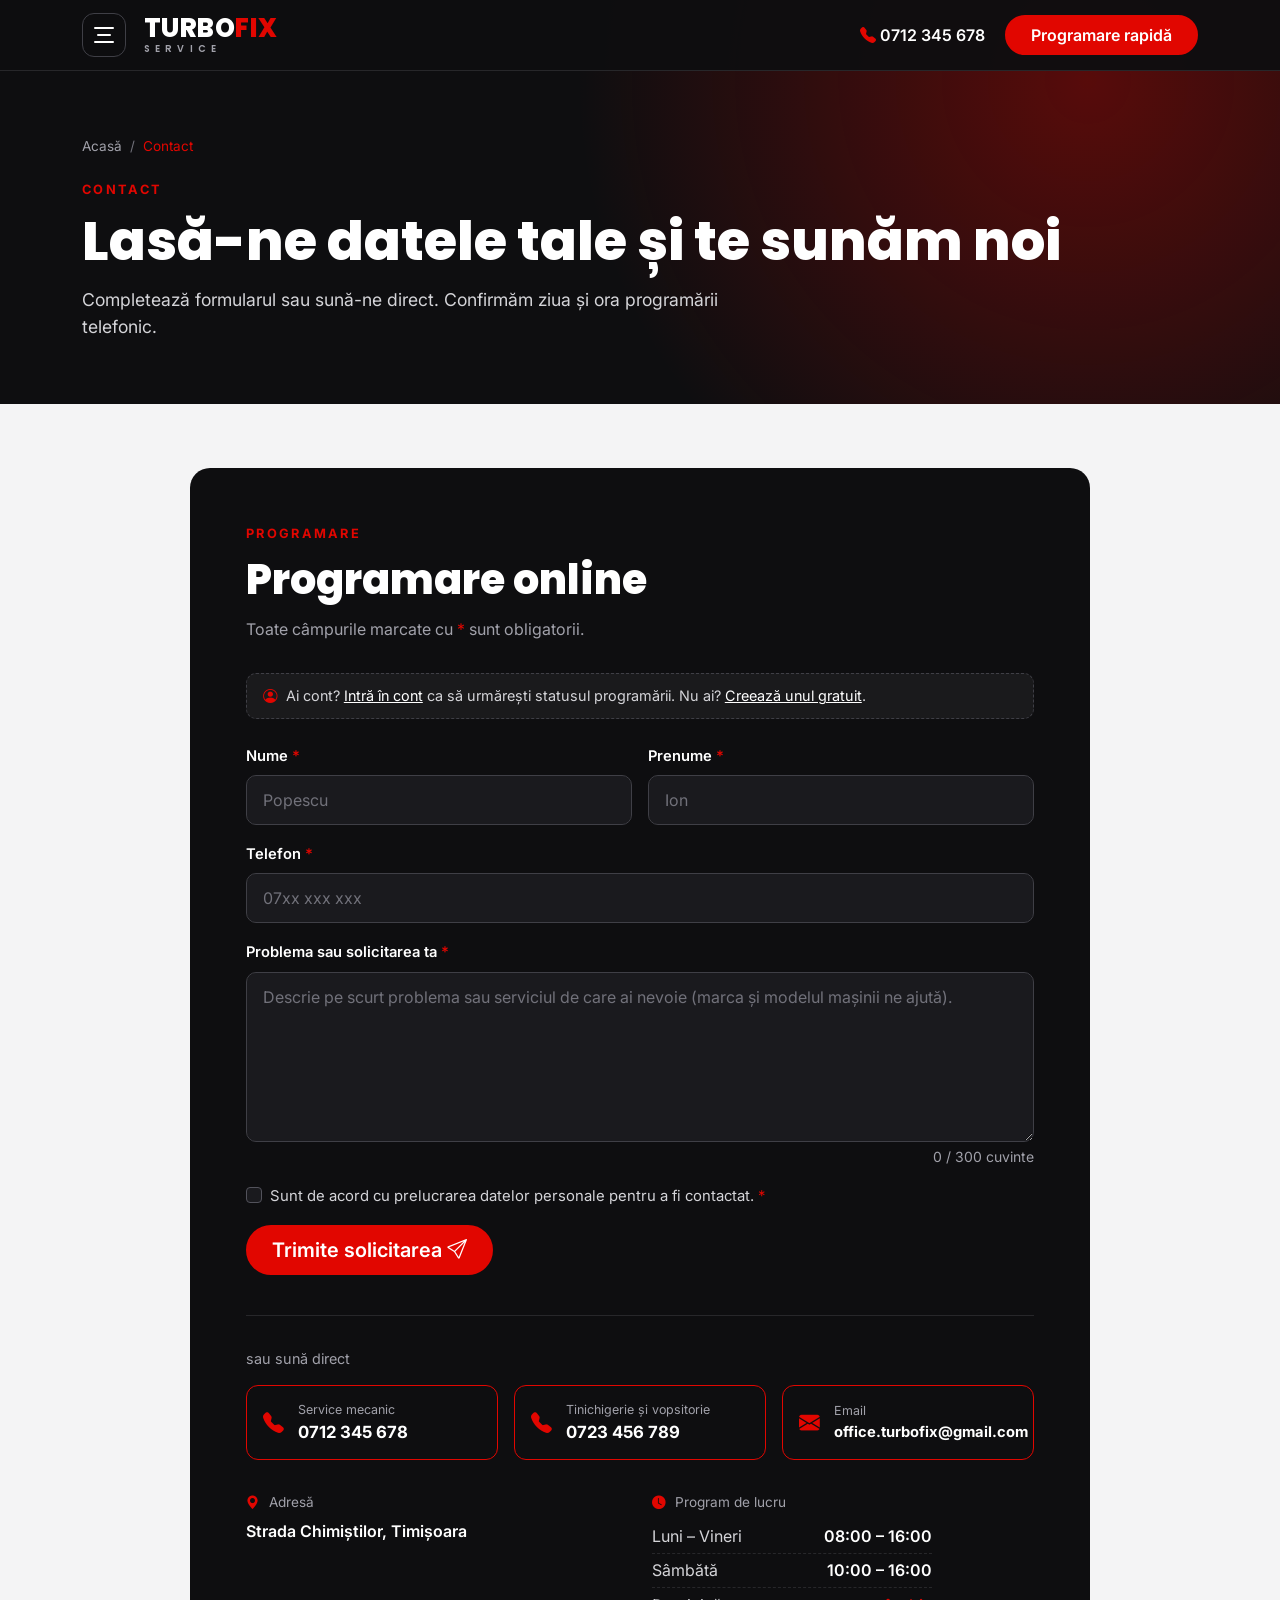
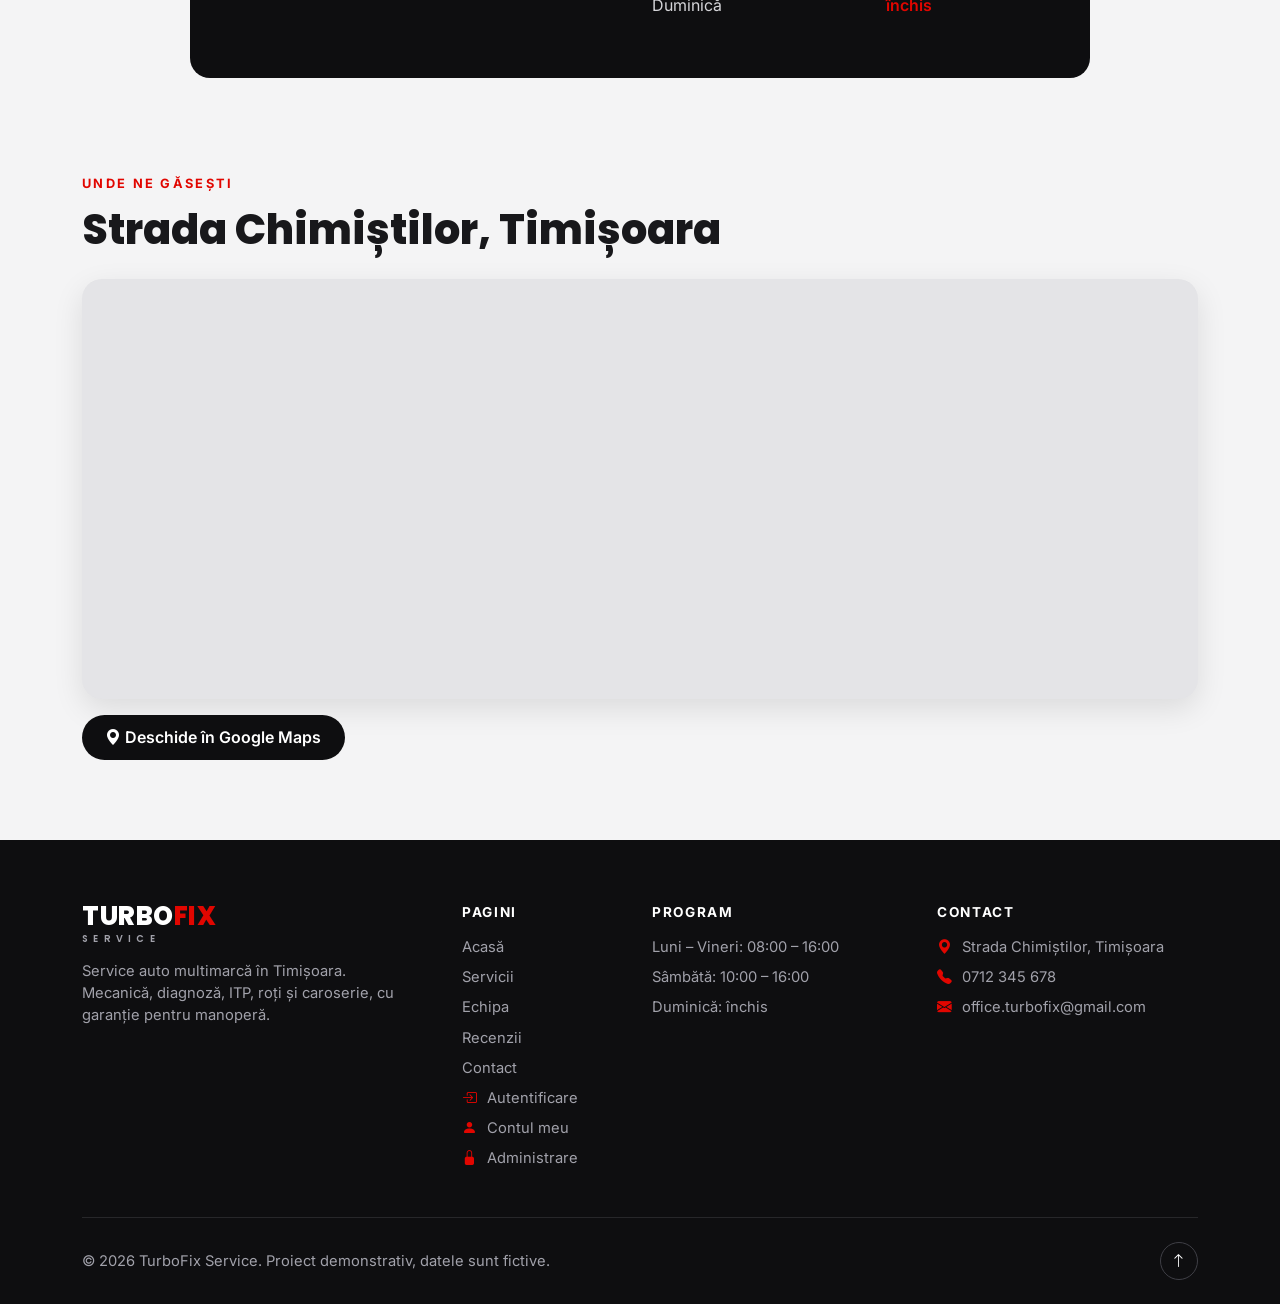
<file: contact.html>
<!DOCTYPE html>
<html lang="ro">
<head>
  <meta charset="UTF-8">
  <meta name="viewport" content="width=device-width, initial-scale=1">
  <meta name="description" content="Programează-te la TurboFix Service: formular online, telefoane, adresă, program și hartă.">
  <title>Contact și programare | TurboFix Service</title>

  <!-- Bootstrap 5 (framework CSS) și Bootstrap Icons -->
  <link rel="stylesheet" href="https://cdn.jsdelivr.net/npm/bootstrap@5.3.3/dist/css/bootstrap.min.css">
  <link rel="stylesheet" href="https://cdn.jsdelivr.net/npm/bootstrap-icons@1.11.3/font/bootstrap-icons.min.css">
  <!-- Fonturi: Poppins (titluri) și Inter (text) -->
  <link rel="preconnect" href="https://fonts.googleapis.com">
  <link rel="preconnect" href="https://fonts.gstatic.com" crossorigin>
  <link rel="stylesheet" href="https://fonts.googleapis.com/css2?family=Inter:wght@400;500;600&family=Poppins:wght@600;700;800&display=swap">
  <!-- Stilurile proprii -->
  <link rel="stylesheet" href="css/style.css">
</head>
<body>

  <!-- ================= ANTET (același pe toate paginile) ================= -->
  <header class="site-nav fixed-top">
    <div class="container nav-bar">
      <!-- butonul cu 3 linii deschide meniul lateral -->
      <button class="menu-btn" type="button" data-bs-toggle="offcanvas" data-bs-target="#meniuLateral"
              aria-controls="meniuLateral" aria-label="Deschide meniul">
        <span></span><span></span><span></span>
      </button>
      <a class="logo" href="index.html">TURBO<span>FIX</span><small>SERVICE</small></a>

      <div class="nav-right">
        <a class="nav-phone" href="tel:0712345678" aria-label="Sună la 0712 345 678"><i class="bi bi-telephone-fill"></i> <span>0712 345 678</span></a>
        <a class="btn btn-red nav-cta" href="contact.html#programare"><span class="cta-long">Programare rapidă</span><span class="cta-short">Programare</span></a>
      </div>
    </div>
  </header>

  <!-- ================= MENIUL LATERAL (pleacă din stânga) ================= -->
  <nav class="offcanvas offcanvas-start side-menu" tabindex="-1" id="meniuLateral" aria-labelledby="titluMeniu">
    <div class="offcanvas-header">
      <a class="logo" href="index.html" id="titluMeniu">TURBO<span>FIX</span><small>SERVICE</small></a>
      <button type="button" class="btn-close btn-close-white" data-bs-dismiss="offcanvas" aria-label="Închide meniul"></button>
    </div>
    <div class="offcanvas-body">
      <p class="side-label">Meniu</p>
      <ul class="side-links">
          <li><a class="side-link" href="index.html"><i class="bi bi-house-door"></i> Acasă</a></li>
          <li><a class="side-link" href="servicii.html"><i class="bi bi-tools"></i> Servicii</a></li>
          <li><a class="side-link" href="echipa.html"><i class="bi bi-people"></i> Echipa</a></li>
          <li><a class="side-link" href="recenzii.html"><i class="bi bi-star"></i> Recenzii</a></li>
          <li><a class="side-link active" aria-current="page" href="contact.html"><i class="bi bi-envelope"></i> Contact</a></li>
          <li><a class="side-link" href="cont.html"><i class="bi bi-person-circle"></i> Contul meu</a></li>
          <li><a class="side-link" href="admin.html"><i class="bi bi-lock"></i> Administrare</a></li>
      </ul>

      <div class="side-bottom">
        <!-- pentru vizitatori: link spre Autentificare; după logare e înlocuit (js/script.js) cu „Conectat ca …” -->
        <a class="side-login" id="sideLogin" href="login.html"><i class="bi bi-box-arrow-in-right"></i> Intră în cont / Creează cont</a>
        <div class="side-user d-none" id="sideUser"></div>
        <a class="side-phone" href="tel:0712345678"><i class="bi bi-telephone-fill"></i> 0712 345 678</a>
        <p class="side-program">Luni – Vineri 08:00 – 16:00<br>Sâmbătă 10:00 – 16:00</p>
        <a class="btn btn-red w-100" href="contact.html#programare">Programare rapidă</a>
      </div>
    </div>
  </nav>

  <main>
    <!-- ================= ANTETUL PAGINII ================= -->
    <section class="page-hero">
      <div class="container">
        <nav aria-label="breadcrumb">
          <ol class="breadcrumb">
            <li class="breadcrumb-item"><a href="index.html">Acasă</a></li>
            <li class="breadcrumb-item active" aria-current="page">Contact</li>
          </ol>
        </nav>
        <p class="eyebrow">Contact</p>
        <h1 class="page-title">Lasă-ne datele tale și te sunăm noi</h1>
        <p class="page-text">Completează formularul sau sună-ne direct. Confirmăm ziua și ora programării telefonic.</p>
      </div>
    </section>

    <!-- ================= PROGRAMARE: formular + contact ================= -->
    <section class="booking booking-contact" id="programare">
      <div class="container">
        <div class="booking-box">
          <p class="eyebrow">Programare</p>
          <h2 class="section-title text-white">Programare online</h2>
          <p class="booking-intro">Toate câmpurile marcate cu <span class="req">*</span> sunt obligatorii.</p>
          <!-- mesaj despre cont: textul se schimbă din js/script.js dacă clientul e conectat -->
          <p class="account-hint" id="notaCont"><i class="bi bi-person-circle"></i>
            Ai cont? <a href="login.html">Intră în cont</a> ca să urmărești statusul programării.
            Nu ai? <a href="login.html#cont-nou">Creează unul gratuit</a>.</p>

          <!-- Mesaj de succes, afișat din JavaScript după trimitere -->
          <div class="alert alert-danger d-none" id="mesajEroare" role="alert"></div>
          <div class="alert alert-success d-none" id="mesajSucces" role="alert">
            <i class="bi bi-check-circle-fill"></i> Mulțumim! Am primit solicitarea și te sunăm în cel mai scurt timp.
          </div>

          <form id="formProgramare" novalidate>
            <div class="row g-3">
              <div class="col-md-6">
                <label for="nume" class="form-label">Nume <span class="req">*</span></label>
                <input type="text" class="form-control" id="nume" name="nume" placeholder="Popescu" autocomplete="family-name">
                <div class="invalid-feedback" id="eroareNume"></div>
              </div>
              <div class="col-md-6">
                <label for="prenume" class="form-label">Prenume <span class="req">*</span></label>
                <input type="text" class="form-control" id="prenume" name="prenume" placeholder="Ion" autocomplete="given-name">
                <div class="invalid-feedback" id="eroarePrenume"></div>
              </div>
              <div class="col-12">
                <label for="telefon" class="form-label">Telefon <span class="req">*</span></label>
                <input type="tel" class="form-control" id="telefon" name="telefon" placeholder="07xx xxx xxx" autocomplete="tel">
                <div class="invalid-feedback" id="eroareTelefon"></div>
              </div>
              <!-- alegerea mașinii: apare doar pentru clienții conectați -->
              <div class="col-12 d-none" id="grupMasina">
                <label for="masinaProgramare" class="form-label">Mașina</label>
                <select class="form-select" id="masinaProgramare"></select>
                <small class="form-hint"><a href="cont.html#masini">Adaugă sau modifică mașinile</a> din contul tău.</small>
              </div>
              <div class="col-12">
                <label for="solicitare" class="form-label">Problema sau solicitarea ta <span class="req">*</span></label>
                <textarea class="form-control" id="solicitare" name="solicitare" rows="6"
                          placeholder="Descrie pe scurt problema sau serviciul de care ai nevoie (marca și modelul mașinii ne ajută)."></textarea>
                <div class="d-flex justify-content-between">
                  <div class="invalid-feedback d-block" id="eroareSolicitare"></div>
                  <small class="word-counter" id="contorCuvinte">0 / 300 cuvinte</small>
                </div>
              </div>
              <div class="col-12">
                <div class="form-check">
                  <input class="form-check-input" type="checkbox" id="acord" name="acord">
                  <label class="form-check-label" for="acord">
                    Sunt de acord cu prelucrarea datelor personale pentru a fi contactat. <span class="req">*</span>
                  </label>
                  <div class="invalid-feedback" id="eroareAcord"></div>
                </div>
              </div>
              <div class="col-12">
                <button type="submit" class="btn btn-red btn-lg">Trimite solicitarea <i class="bi bi-send"></i></button>
              </div>
            </div>
          </form>

          <!-- Contact, sub formular -->
          <div class="contact-strip" id="contact">
            <p class="contact-label">sau sună direct</p>
            <div class="row g-3">
              <div class="col-md-4">
                <a class="contact-item" href="tel:0712345678">
                  <i class="bi bi-telephone-fill"></i>
                  <span><small>Service mecanic</small>0712 345 678</span>
                </a>
              </div>
              <div class="col-md-4">
                <a class="contact-item" href="tel:0723456789">
                  <i class="bi bi-telephone-fill"></i>
                  <span><small>Tinichigerie și vopsitorie</small>0723 456 789</span>
                </a>
              </div>
              <div class="col-md-4">
                <a class="contact-item contact-email" href="mailto:office.turbofix@gmail.com">
                  <i class="bi bi-envelope-fill"></i>
                  <span><small>Email</small>office.turbofix@gmail.com</span>
                </a>
              </div>
            </div>

            <!-- Adresa și programul de lucru -->
            <div class="row g-4 contact-details">
              <div class="col-md-6">
                <p class="details-title"><i class="bi bi-geo-alt-fill"></i> Adresă</p>
                <p class="details-text">Strada Chimiștilor, Timișoara</p>
              </div>
              <div class="col-md-6">
                <p class="details-title"><i class="bi bi-clock-fill"></i> Program de lucru</p>
                <ul class="schedule">
                  <li><span>Luni – Vineri</span><span>08:00 – 16:00</span></li>
                  <li><span>Sâmbătă</span><span>10:00 – 16:00</span></li>
                  <li class="closed"><span>Duminică</span><span>închis</span></li>
                </ul>
              </div>
            </div>
          </div>
        </div>
      </div>
    </section>
    <!-- ================= HARTA ================= -->
    <section class="map-section">
      <div class="container">
        <p class="eyebrow">Unde ne găsești</p>
        <h2 class="section-title">Strada Chimiștilor, Timișoara</h2>
        <div class="map-box">
          <iframe title="Harta: TurboFix Service, Strada Chimiștilor, Timișoara"
                  src="https://www.google.com/maps?q=Strada%20Chimi%C8%99tilor%2C%20Timi%C8%99oara&amp;z=16&amp;output=embed"
                  loading="lazy" referrerpolicy="no-referrer-when-downgrade"></iframe>
        </div>
        <a class="btn btn-dark-solid mt-3" href="https://www.google.com/maps/search/?api=1&amp;query=Strada%20Chimi%C8%99tilor%2C%20Timi%C8%99oara"
           target="_blank" rel="noopener"><i class="bi bi-geo-alt-fill"></i> Deschide în Google Maps</a>
      </div>
    </section>

  </main>

  <!-- ================= SUBSOL (același pe toate paginile) ================= -->
  <footer class="site-footer">
    <div class="container">
      <div class="row g-4">
        <div class="col-lg-4">
          <a class="logo" href="index.html">TURBO<span>FIX</span><small>SERVICE</small></a>
          <p class="footer-text">Service auto multimarcă în Timișoara.<br> Mecanică, diagnoză, ITP, roți și caroserie, cu garanție pentru manoperă.</p>
        </div>
        <div class="col-6 col-lg-2">
          <h2 class="footer-title">Pagini</h2>
          <ul class="footer-links">
            <li><a href="index.html">Acasă</a></li>
            <li><a href="servicii.html">Servicii</a></li>
            <li><a href="echipa.html">Echipa</a></li>
            <li><a href="recenzii.html">Recenzii</a></li>
            <li><a href="contact.html">Contact</a></li>
            <li><a href="login.html"><i class="bi bi-box-arrow-in-right"></i> Autentificare</a></li>
            <li><a href="cont.html"><i class="bi bi-person-fill"></i> Contul meu</a></li>
            <li><a href="admin.html"><i class="bi bi-lock-fill"></i> Administrare</a></li>
          </ul>
        </div>
        <div class="col-6 col-lg-3">
          <h2 class="footer-title">Program</h2>
          <ul class="footer-links">
            <li>Luni – Vineri: 08:00 – 16:00</li>
            <li>Sâmbătă: 10:00 – 16:00</li>
            <li>Duminică: închis</li>
          </ul>
        </div>
        <div class="col-lg-3">
          <h2 class="footer-title">Contact</h2>
          <ul class="footer-links">
            <li><i class="bi bi-geo-alt-fill"></i> Strada Chimiștilor, Timișoara</li>
            <li><a href="tel:0712345678"><i class="bi bi-telephone-fill"></i> 0712 345 678</a></li>
            <li><a href="mailto:office.turbofix@gmail.com"><i class="bi bi-envelope-fill"></i> office.turbofix@gmail.com</a></li>
          </ul>
        </div>
      </div>
      <div class="footer-bottom">
        <p class="mb-0">&copy; 2026 TurboFix Service. Proiect demonstrativ, datele sunt fictive.</p>
        <a href="#" class="to-top" aria-label="Înapoi sus"><i class="bi bi-arrow-up"></i></a>
      </div>
    </div>
  </footer>

  <script src="https://cdn.jsdelivr.net/npm/bootstrap@5.3.3/dist/js/bootstrap.bundle.min.js"></script>
  <script src="js/date.js"></script>
  <script src="js/auth.js"></script>
  <script src="js/script.js"></script>
</body>
</html>
</file>
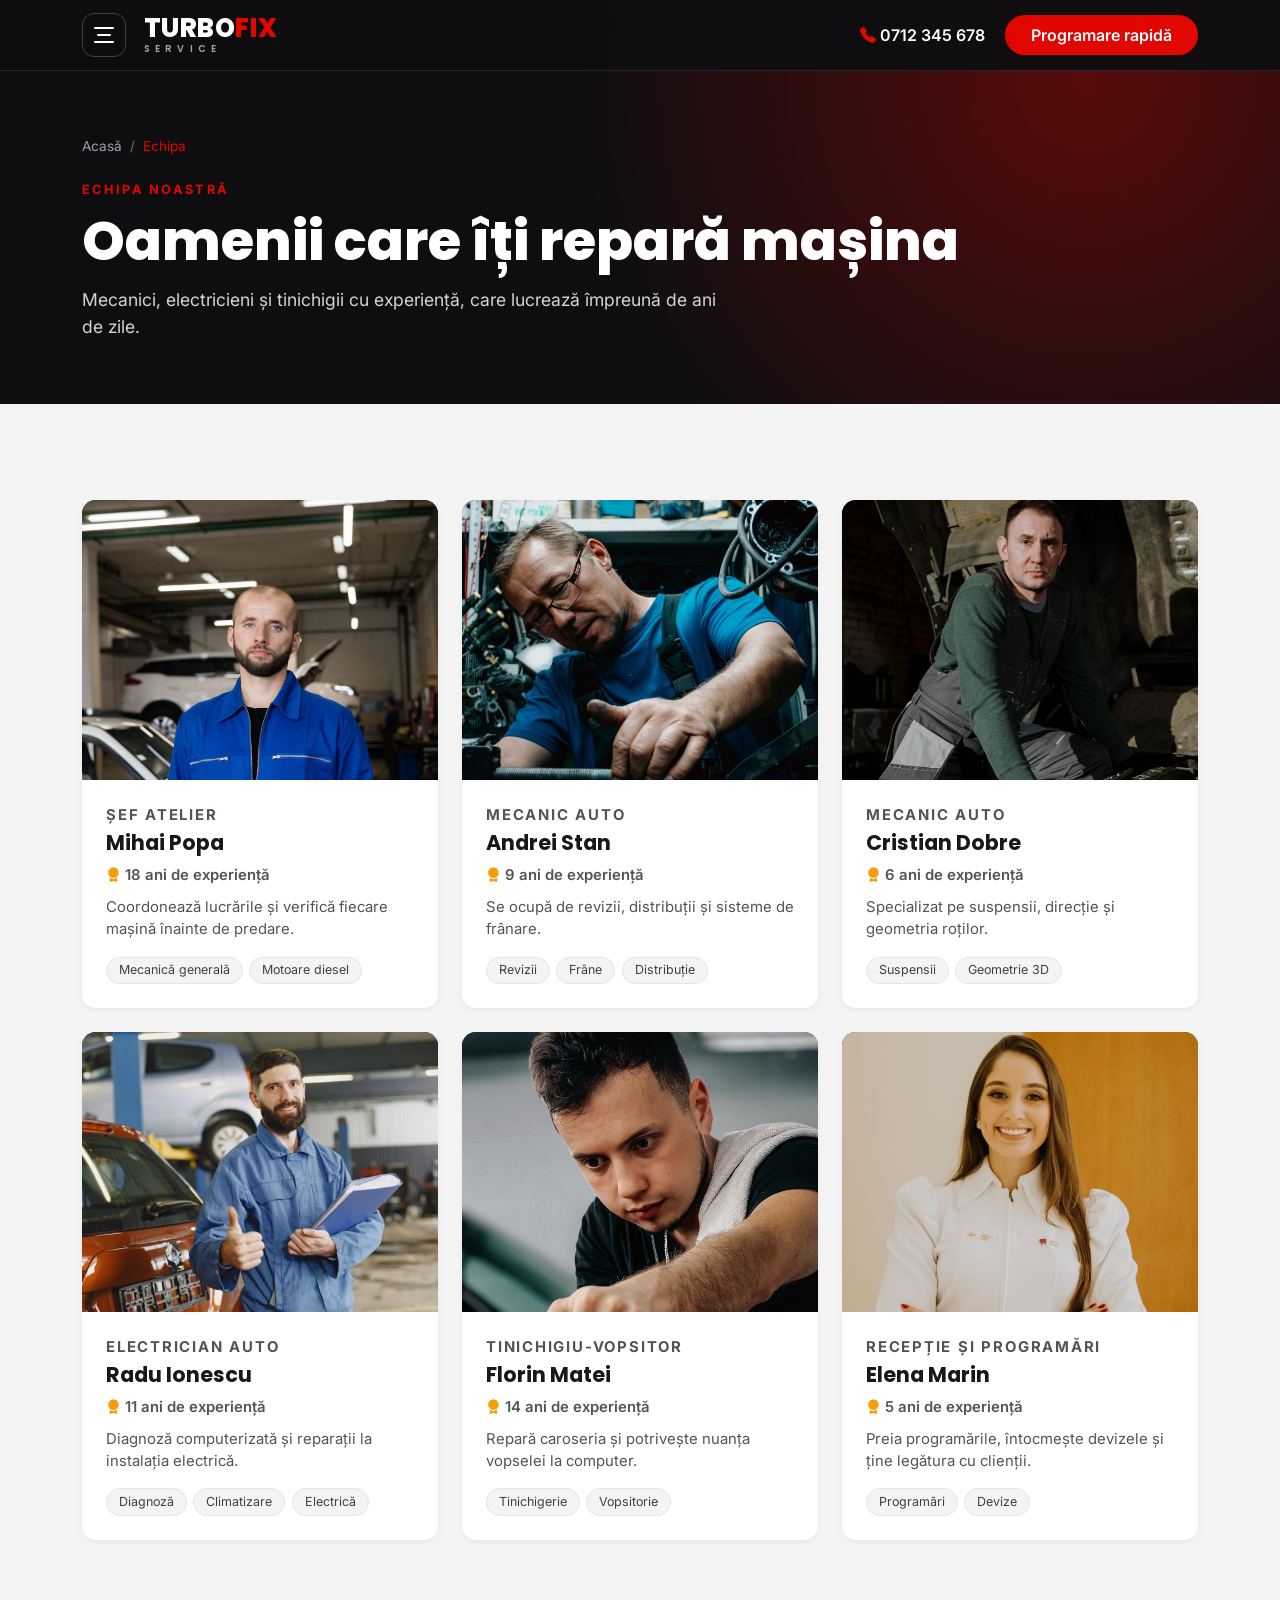
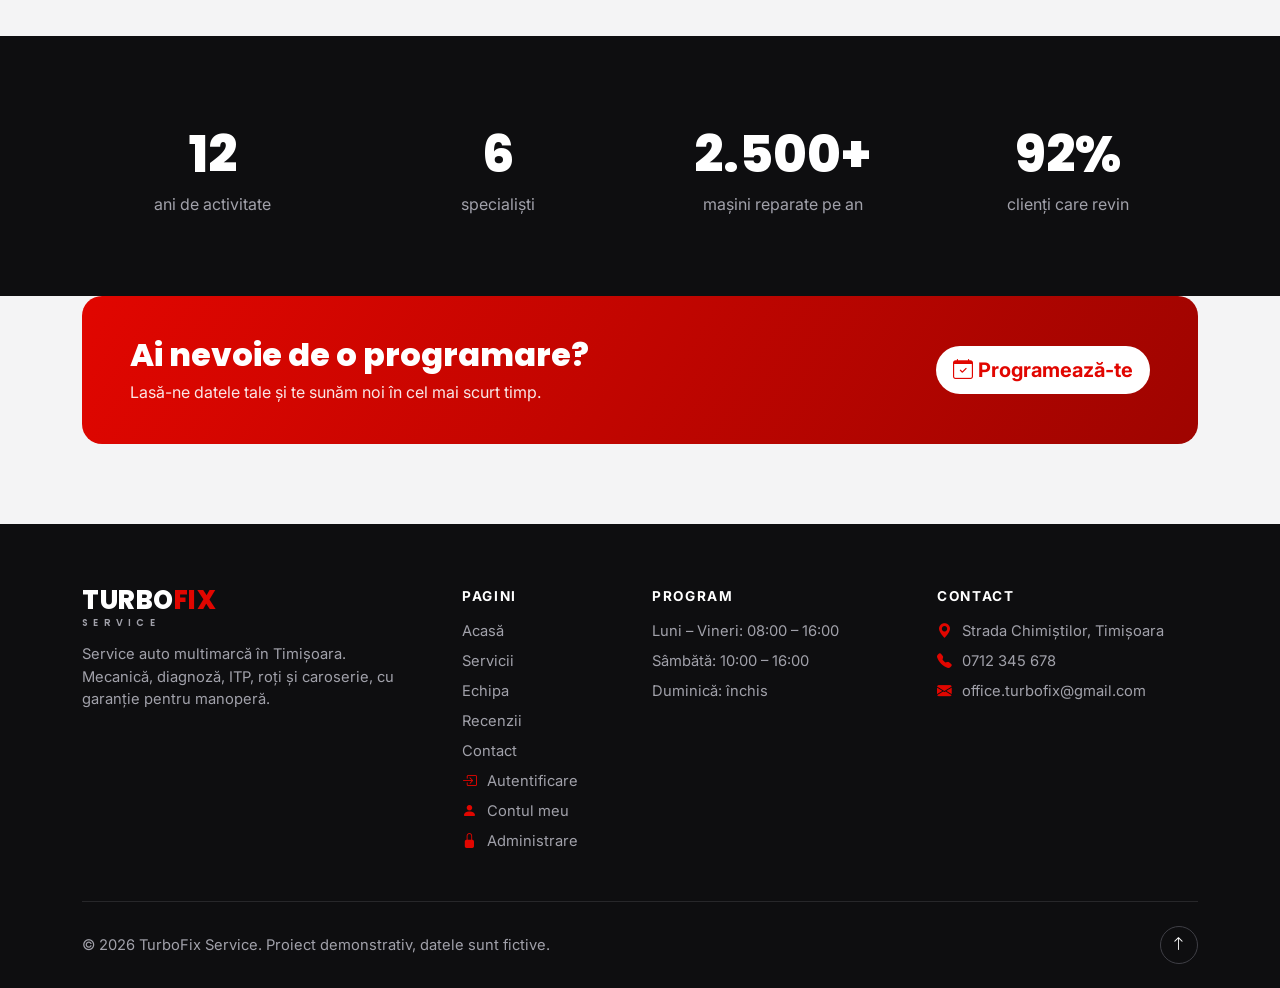
<file: echipa.html>
<!DOCTYPE html>
<html lang="ro">
<head>
  <meta charset="UTF-8">
  <meta name="viewport" content="width=device-width, initial-scale=1">
  <meta name="description" content="Echipa TurboFix Service: mecanici, electricieni auto și tinichigii cu experiență.">
  <title>Echipa | TurboFix Service</title>

  <!-- Bootstrap 5 (framework CSS) și Bootstrap Icons -->
  <link rel="stylesheet" href="https://cdn.jsdelivr.net/npm/bootstrap@5.3.3/dist/css/bootstrap.min.css">
  <link rel="stylesheet" href="https://cdn.jsdelivr.net/npm/bootstrap-icons@1.11.3/font/bootstrap-icons.min.css">
  <!-- Fonturi: Poppins (titluri) și Inter (text) -->
  <link rel="preconnect" href="https://fonts.googleapis.com">
  <link rel="preconnect" href="https://fonts.gstatic.com" crossorigin>
  <link rel="stylesheet" href="https://fonts.googleapis.com/css2?family=Inter:wght@400;500;600&family=Poppins:wght@600;700;800&display=swap">
  <!-- Stilurile proprii -->
  <link rel="stylesheet" href="css/style.css">
</head>
<body>

  <!-- ================= ANTET (același pe toate paginile) ================= -->
  <header class="site-nav fixed-top">
    <div class="container nav-bar">
      <!-- butonul cu 3 linii deschide meniul lateral -->
      <button class="menu-btn" type="button" data-bs-toggle="offcanvas" data-bs-target="#meniuLateral"
              aria-controls="meniuLateral" aria-label="Deschide meniul">
        <span></span><span></span><span></span>
      </button>
      <a class="logo" href="index.html">TURBO<span>FIX</span><small>SERVICE</small></a>

      <div class="nav-right">
        <a class="nav-phone" href="tel:0712345678" aria-label="Sună la 0712 345 678"><i class="bi bi-telephone-fill"></i> <span>0712 345 678</span></a>
        <a class="btn btn-red nav-cta" href="contact.html#programare"><span class="cta-long">Programare rapidă</span><span class="cta-short">Programare</span></a>
      </div>
    </div>
  </header>

  <!-- ================= MENIUL LATERAL (pleacă din stânga) ================= -->
  <nav class="offcanvas offcanvas-start side-menu" tabindex="-1" id="meniuLateral" aria-labelledby="titluMeniu">
    <div class="offcanvas-header">
      <a class="logo" href="index.html" id="titluMeniu">TURBO<span>FIX</span><small>SERVICE</small></a>
      <button type="button" class="btn-close btn-close-white" data-bs-dismiss="offcanvas" aria-label="Închide meniul"></button>
    </div>
    <div class="offcanvas-body">
      <p class="side-label">Meniu</p>
      <ul class="side-links">
          <li><a class="side-link" href="index.html"><i class="bi bi-house-door"></i> Acasă</a></li>
          <li><a class="side-link" href="servicii.html"><i class="bi bi-tools"></i> Servicii</a></li>
          <li><a class="side-link active" aria-current="page" href="echipa.html"><i class="bi bi-people"></i> Echipa</a></li>
          <li><a class="side-link" href="recenzii.html"><i class="bi bi-star"></i> Recenzii</a></li>
          <li><a class="side-link" href="contact.html"><i class="bi bi-envelope"></i> Contact</a></li>
          <li><a class="side-link" href="cont.html"><i class="bi bi-person-circle"></i> Contul meu</a></li>
          <li><a class="side-link" href="admin.html"><i class="bi bi-lock"></i> Administrare</a></li>
      </ul>

      <div class="side-bottom">
        <!-- pentru vizitatori: link spre Autentificare; după logare e înlocuit (js/script.js) cu „Conectat ca …” -->
        <a class="side-login" id="sideLogin" href="login.html"><i class="bi bi-box-arrow-in-right"></i> Intră în cont / Creează cont</a>
        <div class="side-user d-none" id="sideUser"></div>
        <a class="side-phone" href="tel:0712345678"><i class="bi bi-telephone-fill"></i> 0712 345 678</a>
        <p class="side-program">Luni – Vineri 08:00 – 16:00<br>Sâmbătă 10:00 – 16:00</p>
        <a class="btn btn-red w-100" href="contact.html#programare">Programare rapidă</a>
      </div>
    </div>
  </nav>

  <main>
    <!-- ================= ANTETUL PAGINII ================= -->
    <section class="page-hero">
      <div class="container">
        <nav aria-label="breadcrumb">
          <ol class="breadcrumb">
            <li class="breadcrumb-item"><a href="index.html">Acasă</a></li>
            <li class="breadcrumb-item active" aria-current="page">Echipa</li>
          </ol>
        </nav>
        <p class="eyebrow">Echipa noastră</p>
        <h1 class="page-title">Oamenii care îți repară mașina</h1>
        <p class="page-text">Mecanici, electricieni și tinichigii cu experiență, care lucrează împreună de ani de zile.</p>
      </div>
    </section>

    <!-- ================= MEMBRII ECHIPEI ================= -->
    <section class="services">
      <div class="container">
        <div class="row g-4">
          <div class="col-sm-6 col-lg-4">
            <article class="team-card">
              <div class="team-photo">
                <span class="team-initials" aria-hidden="true">MP</span>
                <img class="team-img" src="img/echipa/mihai.jpg" alt="Mihai Popa, Șef atelier">
              </div>
              <div class="team-body">
                <p class="team-role">Șef atelier</p>
                <h2>Mihai Popa</h2>
                <p class="team-exp"><i class="bi bi-award-fill"></i> 18 ani de experiență</p>
                <p>Coordonează lucrările și verifică fiecare mașină înainte de predare.</p>
                <ul class="team-tags">
                  <li>Mecanică generală</li>
                  <li>Motoare diesel</li>
                </ul>
              </div>
            </article>
          </div>
          <div class="col-sm-6 col-lg-4">
            <article class="team-card">
              <div class="team-photo">
                <span class="team-initials" aria-hidden="true">AS</span>
                <img class="team-img" src="img/echipa/andrei.jpg" alt="Andrei Stan, Mecanic auto">
              </div>
              <div class="team-body">
                <p class="team-role">Mecanic auto</p>
                <h2>Andrei Stan</h2>
                <p class="team-exp"><i class="bi bi-award-fill"></i> 9 ani de experiență</p>
                <p>Se ocupă de revizii, distribuții și sisteme de frânare.</p>
                <ul class="team-tags">
                  <li>Revizii</li>
                  <li>Frâne</li>
                  <li>Distribuție</li>
                </ul>
              </div>
            </article>
          </div>
          <div class="col-sm-6 col-lg-4">
            <article class="team-card">
              <div class="team-photo">
                <span class="team-initials" aria-hidden="true">CD</span>
                <img class="team-img" src="img/echipa/cristian.jpg" alt="Cristian Dobre, Mecanic auto">
              </div>
              <div class="team-body">
                <p class="team-role">Mecanic auto</p>
                <h2>Cristian Dobre</h2>
                <p class="team-exp"><i class="bi bi-award-fill"></i> 6 ani de experiență</p>
                <p>Specializat pe suspensii, direcție și geometria roților.</p>
                <ul class="team-tags">
                  <li>Suspensii</li>
                  <li>Geometrie 3D</li>
                </ul>
              </div>
            </article>
          </div>
          <div class="col-sm-6 col-lg-4">
            <article class="team-card">
              <div class="team-photo">
                <span class="team-initials" aria-hidden="true">RI</span>
                <img class="team-img" src="img/echipa/radu.jpg" alt="Radu Ionescu, Electrician auto">
              </div>
              <div class="team-body">
                <p class="team-role">Electrician auto</p>
                <h2>Radu Ionescu</h2>
                <p class="team-exp"><i class="bi bi-award-fill"></i> 11 ani de experiență</p>
                <p>Diagnoză computerizată și reparații la instalația electrică.</p>
                <ul class="team-tags">
                  <li>Diagnoză</li>
                  <li>Climatizare</li>
                  <li>Electrică</li>
                </ul>
              </div>
            </article>
          </div>
          <div class="col-sm-6 col-lg-4">
            <article class="team-card">
              <div class="team-photo">
                <span class="team-initials" aria-hidden="true">FM</span>
                <img class="team-img" src="img/echipa/florin.jpg" alt="Florin Matei, Tinichigiu-vopsitor">
              </div>
              <div class="team-body">
                <p class="team-role">Tinichigiu-vopsitor</p>
                <h2>Florin Matei</h2>
                <p class="team-exp"><i class="bi bi-award-fill"></i> 14 ani de experiență</p>
                <p>Repară caroseria și potrivește nuanța vopselei la computer.</p>
                <ul class="team-tags">
                  <li>Tinichigerie</li>
                  <li>Vopsitorie</li>
                </ul>
              </div>
            </article>
          </div>
          <div class="col-sm-6 col-lg-4">
            <article class="team-card">
              <div class="team-photo">
                <span class="team-initials" aria-hidden="true">EM</span>
                <img class="team-img" src="img/echipa/elena.jpg" alt="Elena Marin, Recepție și programări">
              </div>
              <div class="team-body">
                <p class="team-role">Recepție și programări</p>
                <h2>Elena Marin</h2>
                <p class="team-exp"><i class="bi bi-award-fill"></i> 5 ani de experiență</p>
                <p>Preia programările, întocmește devizele și ține legătura cu clienții.</p>
                <ul class="team-tags">
                  <li>Programări</li>
                  <li>Devize</li>
                </ul>
              </div>
            </article>
          </div>
        </div>
      </div>
    </section>

    <!-- ================= ECHIPA ÎN CIFRE ================= -->
    <section class="why">
      <div class="container">
        <div class="row g-4 text-center">
          <div class="col-6 col-md-3"><p class="big-number">12</p><p class="big-label">ani de activitate</p></div>
          <div class="col-6 col-md-3"><p class="big-number">6</p><p class="big-label">specialiști</p></div>
          <div class="col-6 col-md-3"><p class="big-number">2.500+</p><p class="big-label">mașini reparate pe an</p></div>
          <div class="col-6 col-md-3"><p class="big-number">92%</p><p class="big-label">clienți care revin</p></div>
        </div>
      </div>
    </section>

    <!-- ================= APEL LA ACȚIUNE ================= -->
    <section class="cta-band">
      <div class="container">
        <div class="cta-box">
          <div>
            <h2>Ai nevoie de o programare?</h2>
            <p>Lasă-ne datele tale și te sunăm noi în cel mai scurt timp.</p>
          </div>
          <a href="contact.html#programare" class="btn btn-light-cta btn-lg"><i class="bi bi-calendar-check"></i> Programează-te</a>
        </div>
      </div>
    </section>

  </main>

  <!-- ================= SUBSOL (același pe toate paginile) ================= -->
  <footer class="site-footer">
    <div class="container">
      <div class="row g-4">
        <div class="col-lg-4">
          <a class="logo" href="index.html">TURBO<span>FIX</span><small>SERVICE</small></a>
          <p class="footer-text">Service auto multimarcă în Timișoara.<br> Mecanică, diagnoză, ITP, roți și caroserie, cu garanție pentru manoperă.</p>
        </div>
        <div class="col-6 col-lg-2">
          <h2 class="footer-title">Pagini</h2>
          <ul class="footer-links">
            <li><a href="index.html">Acasă</a></li>
            <li><a href="servicii.html">Servicii</a></li>
            <li><a href="echipa.html">Echipa</a></li>
            <li><a href="recenzii.html">Recenzii</a></li>
            <li><a href="contact.html">Contact</a></li>
            <li><a href="login.html"><i class="bi bi-box-arrow-in-right"></i> Autentificare</a></li>
            <li><a href="cont.html"><i class="bi bi-person-fill"></i> Contul meu</a></li>
            <li><a href="admin.html"><i class="bi bi-lock-fill"></i> Administrare</a></li>
          </ul>
        </div>
        <div class="col-6 col-lg-3">
          <h2 class="footer-title">Program</h2>
          <ul class="footer-links">
            <li>Luni – Vineri: 08:00 – 16:00</li>
            <li>Sâmbătă: 10:00 – 16:00</li>
            <li>Duminică: închis</li>
          </ul>
        </div>
        <div class="col-lg-3">
          <h2 class="footer-title">Contact</h2>
          <ul class="footer-links">
            <li><i class="bi bi-geo-alt-fill"></i> Strada Chimiștilor, Timișoara</li>
            <li><a href="tel:0712345678"><i class="bi bi-telephone-fill"></i> 0712 345 678</a></li>
            <li><a href="mailto:office.turbofix@gmail.com"><i class="bi bi-envelope-fill"></i> office.turbofix@gmail.com</a></li>
          </ul>
        </div>
      </div>
      <div class="footer-bottom">
        <p class="mb-0">&copy; 2026 TurboFix Service. Proiect demonstrativ, datele sunt fictive.</p>
        <a href="#" class="to-top" aria-label="Înapoi sus"><i class="bi bi-arrow-up"></i></a>
      </div>
    </div>
  </footer>

  <script src="https://cdn.jsdelivr.net/npm/bootstrap@5.3.3/dist/js/bootstrap.bundle.min.js"></script>
  <script src="js/date.js"></script>
  <script src="js/auth.js"></script>
  <script src="js/script.js"></script>
</body>
</html>
</file>
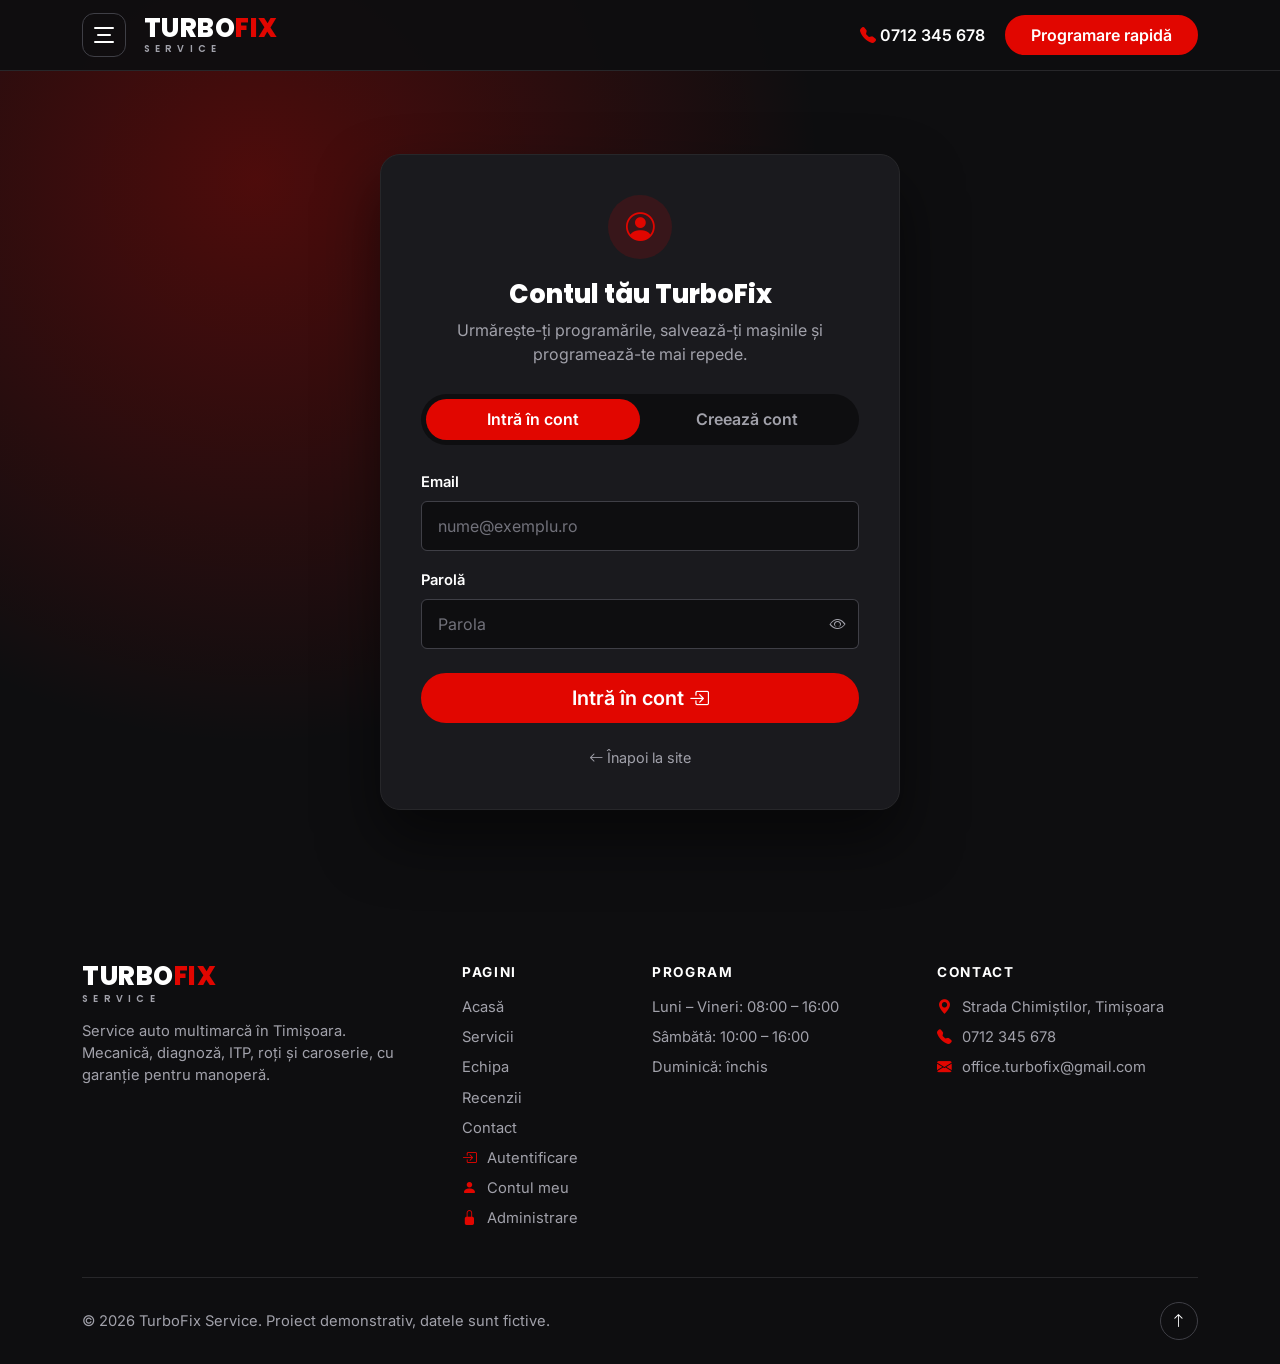
<file: login.html>
<!DOCTYPE html>
<html lang="ro">
<head>
  <meta charset="UTF-8">
  <meta name="viewport" content="width=device-width, initial-scale=1">
  <meta name="description" content="Intră în contul TurboFix Service sau creează un cont de client.">
  <title>Autentificare | TurboFix Service</title>

  <!-- Bootstrap 5 (framework CSS) și Bootstrap Icons -->
  <link rel="stylesheet" href="https://cdn.jsdelivr.net/npm/bootstrap@5.3.3/dist/css/bootstrap.min.css">
  <link rel="stylesheet" href="https://cdn.jsdelivr.net/npm/bootstrap-icons@1.11.3/font/bootstrap-icons.min.css">
  <!-- Fonturi: Poppins (titluri) și Inter (text) -->
  <link rel="preconnect" href="https://fonts.googleapis.com">
  <link rel="preconnect" href="https://fonts.gstatic.com" crossorigin>
  <link rel="stylesheet" href="https://fonts.googleapis.com/css2?family=Inter:wght@400;500;600&family=Poppins:wght@600;700;800&display=swap">
  <!-- Stilurile proprii -->
  <link rel="stylesheet" href="css/style.css">
</head>
<body>

  <!-- ================= ANTET (același pe toate paginile) ================= -->
  <header class="site-nav fixed-top">
    <div class="container nav-bar">
      <!-- butonul cu 3 linii deschide meniul lateral -->
      <button class="menu-btn" type="button" data-bs-toggle="offcanvas" data-bs-target="#meniuLateral"
              aria-controls="meniuLateral" aria-label="Deschide meniul">
        <span></span><span></span><span></span>
      </button>
      <a class="logo" href="index.html">TURBO<span>FIX</span><small>SERVICE</small></a>

      <div class="nav-right">
        <a class="nav-phone" href="tel:0712345678" aria-label="Sună la 0712 345 678"><i class="bi bi-telephone-fill"></i> <span>0712 345 678</span></a>
        <a class="btn btn-red nav-cta" href="contact.html#programare"><span class="cta-long">Programare rapidă</span><span class="cta-short">Programare</span></a>
      </div>
    </div>
  </header>

  <!-- ================= MENIUL LATERAL (pleacă din stânga) ================= -->
  <nav class="offcanvas offcanvas-start side-menu" tabindex="-1" id="meniuLateral" aria-labelledby="titluMeniu">
    <div class="offcanvas-header">
      <a class="logo" href="index.html" id="titluMeniu">TURBO<span>FIX</span><small>SERVICE</small></a>
      <button type="button" class="btn-close btn-close-white" data-bs-dismiss="offcanvas" aria-label="Închide meniul"></button>
    </div>
    <div class="offcanvas-body">
      <p class="side-label">Meniu</p>
      <ul class="side-links">
          <li><a class="side-link" href="index.html"><i class="bi bi-house-door"></i> Acasă</a></li>
          <li><a class="side-link" href="servicii.html"><i class="bi bi-tools"></i> Servicii</a></li>
          <li><a class="side-link" href="echipa.html"><i class="bi bi-people"></i> Echipa</a></li>
          <li><a class="side-link" href="recenzii.html"><i class="bi bi-star"></i> Recenzii</a></li>
          <li><a class="side-link" href="contact.html"><i class="bi bi-envelope"></i> Contact</a></li>
          <li><a class="side-link active" aria-current="page" href="cont.html"><i class="bi bi-person-circle"></i> Contul meu</a></li>
          <li><a class="side-link" href="admin.html"><i class="bi bi-lock"></i> Administrare</a></li>
      </ul>

      <div class="side-bottom">
        <!-- pentru vizitatori: link spre Autentificare; după logare e înlocuit (js/script.js) cu „Conectat ca …” -->
        <a class="side-login" id="sideLogin" href="login.html"><i class="bi bi-box-arrow-in-right"></i> Intră în cont / Creează cont</a>
        <div class="side-user d-none" id="sideUser"></div>
        <a class="side-phone" href="tel:0712345678"><i class="bi bi-telephone-fill"></i> 0712 345 678</a>
        <p class="side-program">Luni – Vineri 08:00 – 16:00<br>Sâmbătă 10:00 – 16:00</p>
        <a class="btn btn-red w-100" href="contact.html#programare">Programare rapidă</a>
      </div>
    </div>
  </nav>

  <main>
    <!-- ================= AUTENTIFICARE / CREARE CONT ================= -->
    <section class="login-section">
      <div class="container">
        <div class="login-box">
          <div class="login-icon"><i class="bi bi-person-circle"></i></div>
          <h1 class="login-title">Contul tău TurboFix</h1>
          <p class="login-text">Urmărește-ți programările, salvează-ți mașinile și programează-te mai repede.</p>

          <div class="auth-tabs" role="tablist">
            <button type="button" class="auth-tab active" data-tab="logare" role="tab" aria-selected="true">Intră în cont</button>
            <button type="button" class="auth-tab" data-tab="inregistrare" role="tab" aria-selected="false">Creează cont</button>
          </div>

          <!-- ---------- logare (clienți și administrator) ---------- -->
          <div class="auth-panel" id="panou-logare" role="tabpanel">
            <div class="alert alert-danger d-none" id="mesajLogin" role="alert"></div>
            <form id="formLogin" novalidate>
              <div class="mb-3">
                <label for="loginEmail" class="form-label">Email</label>
                <input type="email" class="form-control" id="loginEmail" placeholder="nume@exemplu.ro" autocomplete="username">
                <div class="invalid-feedback" id="eroareEmail"></div>
              </div>
              <div class="mb-4">
                <label for="loginParola" class="form-label">Parolă</label>
                <div class="input-group has-validation">
                  <input type="password" class="form-control" id="loginParola" placeholder="Parola" autocomplete="current-password">
                  <button type="button" class="btn btn-eye" data-camp="loginParola" aria-label="Arată parola"><i class="bi bi-eye"></i></button>
                  <div class="invalid-feedback" id="eroareParola"></div>
                </div>
              </div>
              <button type="submit" class="btn btn-red btn-lg w-100">Intră în cont <i class="bi bi-box-arrow-in-right"></i></button>
            </form>
          </div>

          <!-- ---------- creare cont de client ---------- -->
          <div class="auth-panel d-none" id="panou-inregistrare" role="tabpanel">
            <div class="alert alert-danger d-none" id="mesajCont" role="alert"></div>
            <form id="formCont" novalidate>
              <div class="row g-3">
                <div class="col-md-6">
                  <label for="regNume" class="form-label">Nume <span class="req">*</span></label>
                  <input type="text" class="form-control" id="regNume" autocomplete="family-name">
                  <div class="invalid-feedback" id="eroareRegNume"></div>
                </div>
                <div class="col-md-6">
                  <label for="regPrenume" class="form-label">Prenume <span class="req">*</span></label>
                  <input type="text" class="form-control" id="regPrenume" autocomplete="given-name">
                  <div class="invalid-feedback" id="eroareRegPrenume"></div>
                </div>
                <div class="col-12">
                  <label for="regEmail" class="form-label">Email <span class="req">*</span></label>
                  <input type="email" class="form-control" id="regEmail" placeholder="nume@exemplu.ro" autocomplete="email">
                  <div class="invalid-feedback" id="eroareRegEmail"></div>
                </div>
                <div class="col-12">
                  <label for="regTelefon" class="form-label">Telefon <span class="req">*</span></label>
                  <input type="tel" class="form-control" id="regTelefon" placeholder="07xx xxx xxx" autocomplete="tel">
                  <div class="invalid-feedback" id="eroareRegTelefon"></div>
                </div>
                <div class="col-12">
                  <label for="regParola" class="form-label">Parolă <span class="req">*</span></label>
                  <div class="input-group has-validation">
                    <input type="password" class="form-control" id="regParola" autocomplete="new-password">
                    <button type="button" class="btn btn-eye" data-camp="regParola" aria-label="Arată parola"><i class="bi bi-eye"></i></button>
                    <div class="invalid-feedback" id="eroareRegParola"></div>
                  </div>
                  <small class="form-hint">Minim 8 caractere, cu o literă mare, o literă mică și o cifră.</small>
                </div>
                <div class="col-12">
                  <label for="regParola2" class="form-label">Repetă parola <span class="req">*</span></label>
                  <input type="password" class="form-control" id="regParola2" autocomplete="new-password">
                  <div class="invalid-feedback" id="eroareRegParola2"></div>
                </div>
                <div class="col-12">
                  <div class="form-check">
                    <input class="form-check-input" type="checkbox" id="regAcord">
                    <label class="form-check-label" for="regAcord">Sunt de acord cu prelucrarea datelor personale. <span class="req">*</span></label>
                    <div class="invalid-feedback" id="eroareRegAcord"></div>
                  </div>
                </div>
                <div class="col-12">
                  <button type="submit" class="btn btn-red btn-lg w-100">Creează contul <i class="bi bi-person-plus"></i></button>
                </div>
              </div>
            </form>
          </div>

          <a href="index.html" class="login-back"><i class="bi bi-arrow-left"></i> Înapoi la site</a>
        </div>
      </div>
    </section>

  </main>

  <!-- ================= SUBSOL (același pe toate paginile) ================= -->
  <footer class="site-footer">
    <div class="container">
      <div class="row g-4">
        <div class="col-lg-4">
          <a class="logo" href="index.html">TURBO<span>FIX</span><small>SERVICE</small></a>
          <p class="footer-text">Service auto multimarcă în Timișoara.<br> Mecanică, diagnoză, ITP, roți și caroserie, cu garanție pentru manoperă.</p>
        </div>
        <div class="col-6 col-lg-2">
          <h2 class="footer-title">Pagini</h2>
          <ul class="footer-links">
            <li><a href="index.html">Acasă</a></li>
            <li><a href="servicii.html">Servicii</a></li>
            <li><a href="echipa.html">Echipa</a></li>
            <li><a href="recenzii.html">Recenzii</a></li>
            <li><a href="contact.html">Contact</a></li>
            <li><a href="login.html"><i class="bi bi-box-arrow-in-right"></i> Autentificare</a></li>
            <li><a href="cont.html"><i class="bi bi-person-fill"></i> Contul meu</a></li>
            <li><a href="admin.html"><i class="bi bi-lock-fill"></i> Administrare</a></li>
          </ul>
        </div>
        <div class="col-6 col-lg-3">
          <h2 class="footer-title">Program</h2>
          <ul class="footer-links">
            <li>Luni – Vineri: 08:00 – 16:00</li>
            <li>Sâmbătă: 10:00 – 16:00</li>
            <li>Duminică: închis</li>
          </ul>
        </div>
        <div class="col-lg-3">
          <h2 class="footer-title">Contact</h2>
          <ul class="footer-links">
            <li><i class="bi bi-geo-alt-fill"></i> Strada Chimiștilor, Timișoara</li>
            <li><a href="tel:0712345678"><i class="bi bi-telephone-fill"></i> 0712 345 678</a></li>
            <li><a href="mailto:office.turbofix@gmail.com"><i class="bi bi-envelope-fill"></i> office.turbofix@gmail.com</a></li>
          </ul>
        </div>
      </div>
      <div class="footer-bottom">
        <p class="mb-0">&copy; 2026 TurboFix Service. Proiect demonstrativ, datele sunt fictive.</p>
        <a href="#" class="to-top" aria-label="Înapoi sus"><i class="bi bi-arrow-up"></i></a>
      </div>
    </div>
  </footer>

  <script src="https://cdn.jsdelivr.net/npm/bootstrap@5.3.3/dist/js/bootstrap.bundle.min.js"></script>
  <script src="js/date.js"></script>
  <script src="js/auth.js"></script>
  <script src="js/script.js"></script>
  <script src="js/login.js"></script>
</body>
</html>
</file>
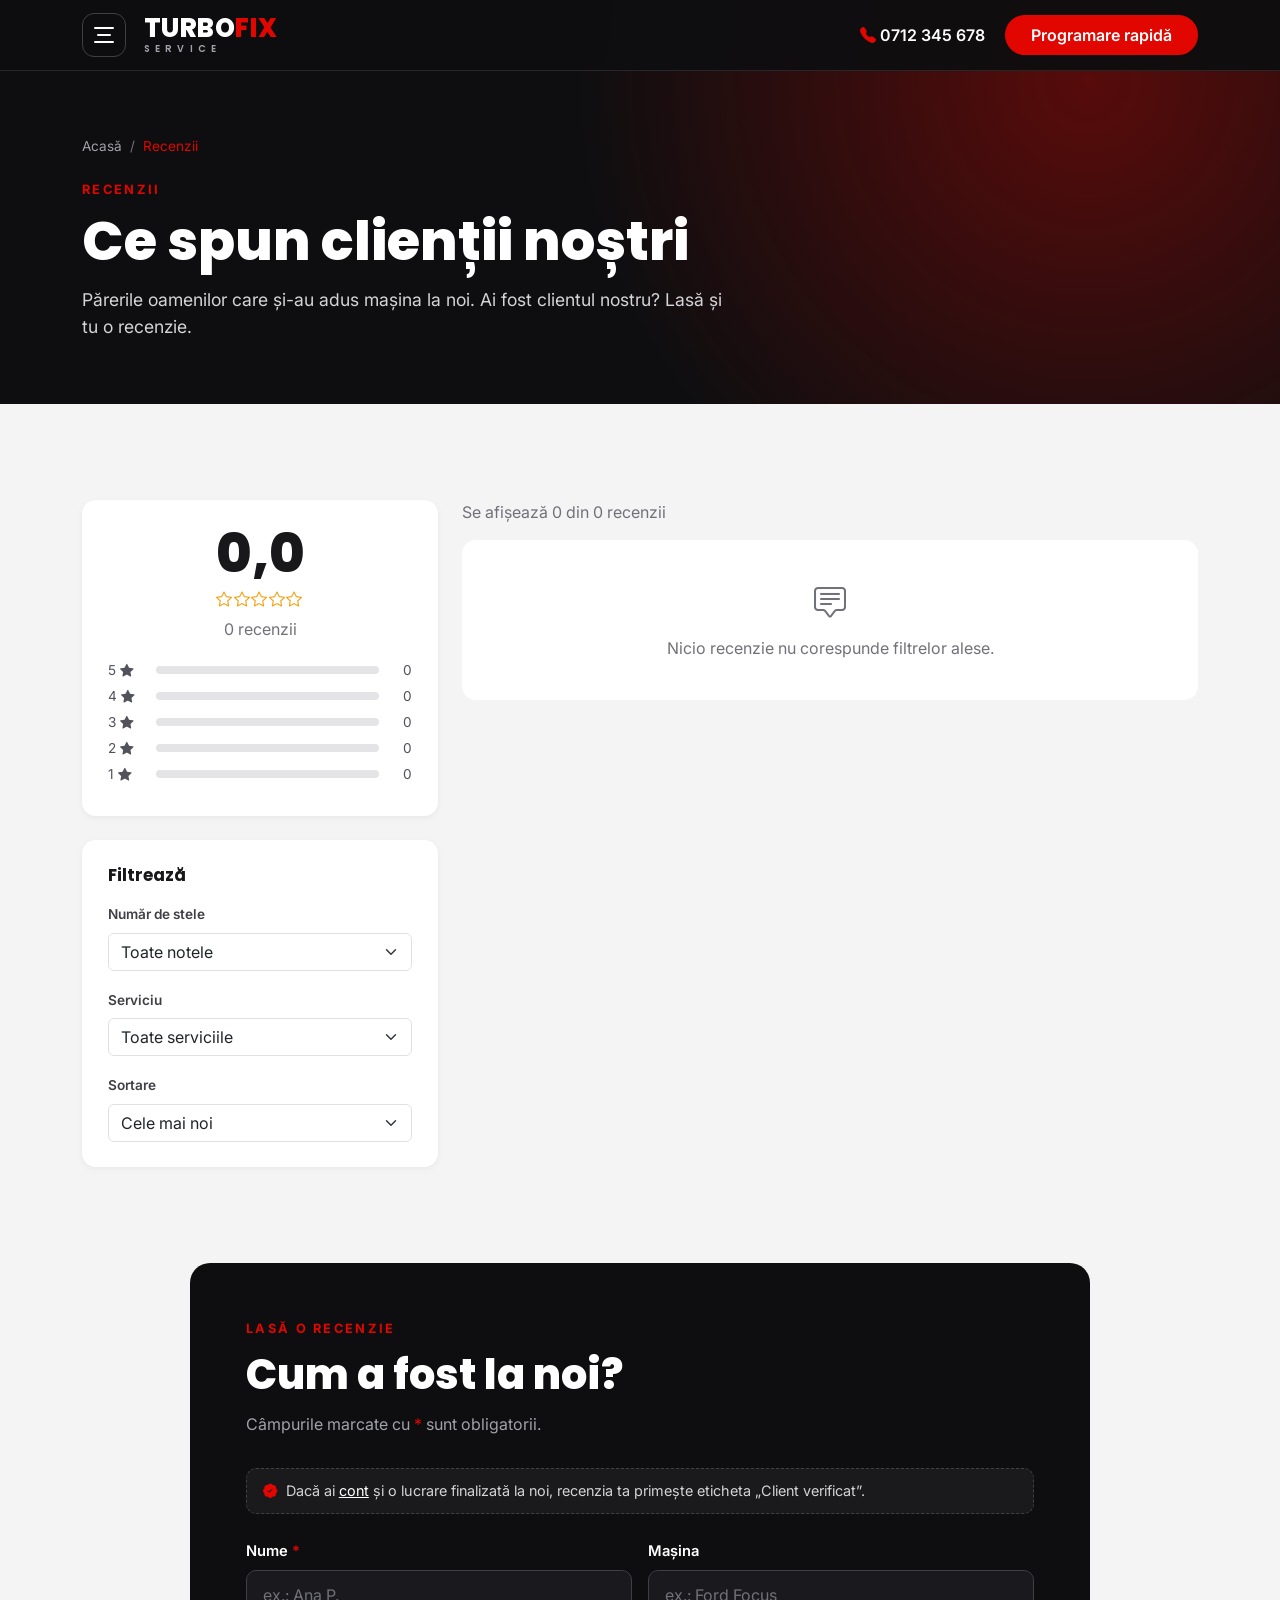
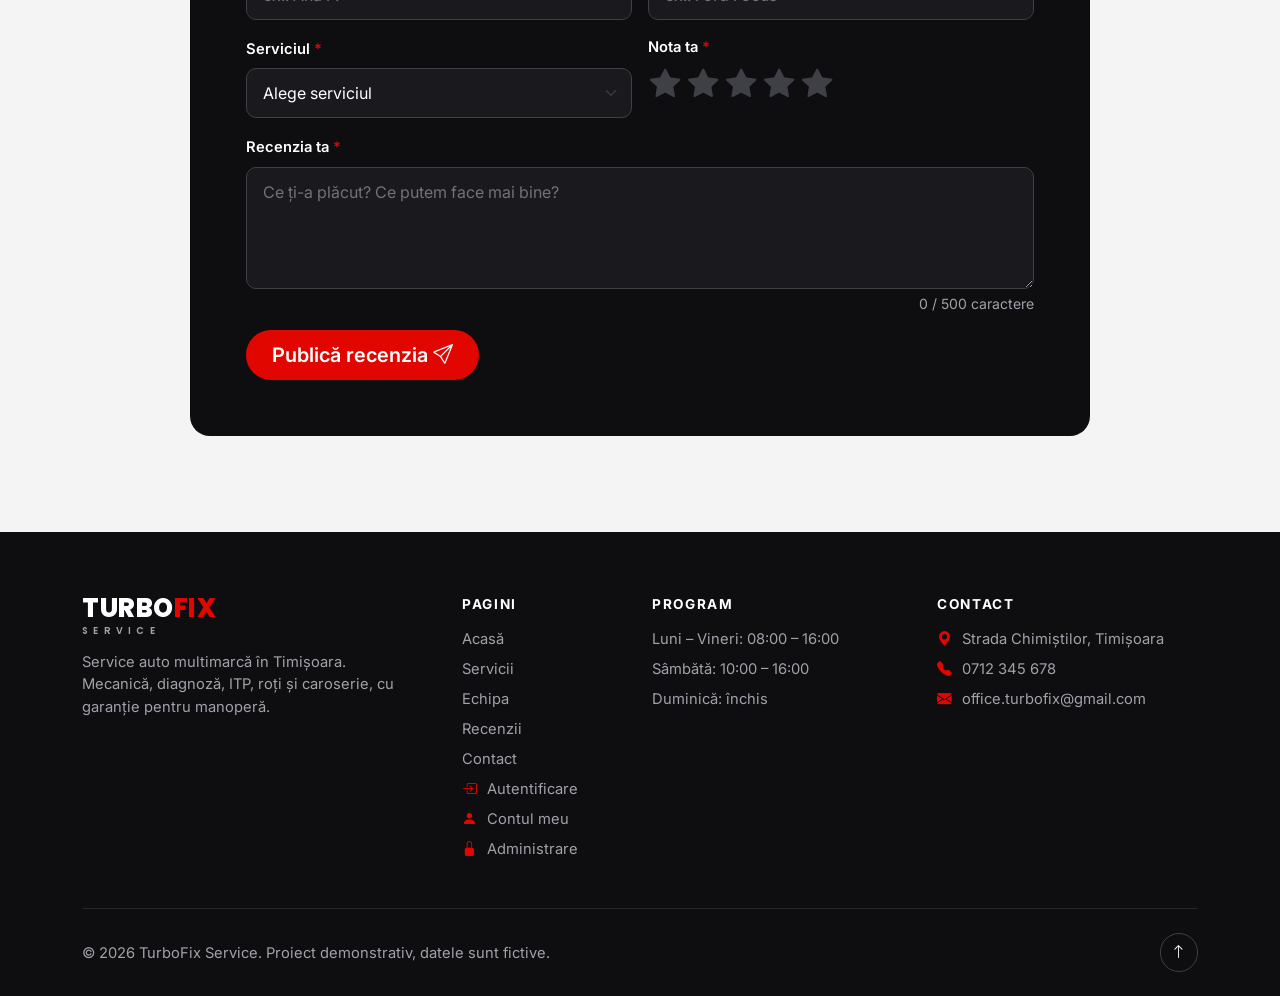
<file: recenzii.html>
<!DOCTYPE html>
<html lang="ro">
<head>
  <meta charset="UTF-8">
  <meta name="viewport" content="width=device-width, initial-scale=1">
  <meta name="description" content="Recenziile clienților TurboFix Service și formular pentru a lăsa o recenzie.">
  <title>Recenzii | TurboFix Service</title>

  <!-- Bootstrap 5 (framework CSS) și Bootstrap Icons -->
  <link rel="stylesheet" href="https://cdn.jsdelivr.net/npm/bootstrap@5.3.3/dist/css/bootstrap.min.css">
  <link rel="stylesheet" href="https://cdn.jsdelivr.net/npm/bootstrap-icons@1.11.3/font/bootstrap-icons.min.css">
  <!-- Fonturi: Poppins (titluri) și Inter (text) -->
  <link rel="preconnect" href="https://fonts.googleapis.com">
  <link rel="preconnect" href="https://fonts.gstatic.com" crossorigin>
  <link rel="stylesheet" href="https://fonts.googleapis.com/css2?family=Inter:wght@400;500;600&family=Poppins:wght@600;700;800&display=swap">
  <!-- Stilurile proprii -->
  <link rel="stylesheet" href="css/style.css">
</head>
<body>

  <!-- ================= ANTET (același pe toate paginile) ================= -->
  <header class="site-nav fixed-top">
    <div class="container nav-bar">
      <!-- butonul cu 3 linii deschide meniul lateral -->
      <button class="menu-btn" type="button" data-bs-toggle="offcanvas" data-bs-target="#meniuLateral"
              aria-controls="meniuLateral" aria-label="Deschide meniul">
        <span></span><span></span><span></span>
      </button>
      <a class="logo" href="index.html">TURBO<span>FIX</span><small>SERVICE</small></a>

      <div class="nav-right">
        <a class="nav-phone" href="tel:0712345678" aria-label="Sună la 0712 345 678"><i class="bi bi-telephone-fill"></i> <span>0712 345 678</span></a>
        <a class="btn btn-red nav-cta" href="contact.html#programare"><span class="cta-long">Programare rapidă</span><span class="cta-short">Programare</span></a>
      </div>
    </div>
  </header>

  <!-- ================= MENIUL LATERAL (pleacă din stânga) ================= -->
  <nav class="offcanvas offcanvas-start side-menu" tabindex="-1" id="meniuLateral" aria-labelledby="titluMeniu">
    <div class="offcanvas-header">
      <a class="logo" href="index.html" id="titluMeniu">TURBO<span>FIX</span><small>SERVICE</small></a>
      <button type="button" class="btn-close btn-close-white" data-bs-dismiss="offcanvas" aria-label="Închide meniul"></button>
    </div>
    <div class="offcanvas-body">
      <p class="side-label">Meniu</p>
      <ul class="side-links">
          <li><a class="side-link" href="index.html"><i class="bi bi-house-door"></i> Acasă</a></li>
          <li><a class="side-link" href="servicii.html"><i class="bi bi-tools"></i> Servicii</a></li>
          <li><a class="side-link" href="echipa.html"><i class="bi bi-people"></i> Echipa</a></li>
          <li><a class="side-link active" aria-current="page" href="recenzii.html"><i class="bi bi-star"></i> Recenzii</a></li>
          <li><a class="side-link" href="contact.html"><i class="bi bi-envelope"></i> Contact</a></li>
          <li><a class="side-link" href="cont.html"><i class="bi bi-person-circle"></i> Contul meu</a></li>
          <li><a class="side-link" href="admin.html"><i class="bi bi-lock"></i> Administrare</a></li>
      </ul>

      <div class="side-bottom">
        <!-- pentru vizitatori: link spre Autentificare; după logare e înlocuit (js/script.js) cu „Conectat ca …” -->
        <a class="side-login" id="sideLogin" href="login.html"><i class="bi bi-box-arrow-in-right"></i> Intră în cont / Creează cont</a>
        <div class="side-user d-none" id="sideUser"></div>
        <a class="side-phone" href="tel:0712345678"><i class="bi bi-telephone-fill"></i> 0712 345 678</a>
        <p class="side-program">Luni – Vineri 08:00 – 16:00<br>Sâmbătă 10:00 – 16:00</p>
        <a class="btn btn-red w-100" href="contact.html#programare">Programare rapidă</a>
      </div>
    </div>
  </nav>

  <main>
    <!-- ================= ANTETUL PAGINII ================= -->
    <section class="page-hero">
      <div class="container">
        <nav aria-label="breadcrumb">
          <ol class="breadcrumb">
            <li class="breadcrumb-item"><a href="index.html">Acasă</a></li>
            <li class="breadcrumb-item active" aria-current="page">Recenzii</li>
          </ol>
        </nav>
        <p class="eyebrow">Recenzii</p>
        <h1 class="page-title">Ce spun clienții noștri</h1>
        <p class="page-text">Părerile oamenilor care și-au adus mașina la noi. Ai fost clientul nostru? Lasă și tu o recenzie.</p>
      </div>
    </section>

    <!-- ================= REZUMAT + FILTRE + LISTA ================= -->
    <section class="services">
      <div class="container">
        <div class="row g-4">
          <!-- bara laterală: rezumatul notelor și filtrele -->
          <aside class="col-lg-4">
            <div class="rating-summary">
              <p class="rating-big" id="notaMedie">–</p>
              <div class="review-stars" id="steleMedie" aria-hidden="true"></div>
              <p class="rating-count" id="numarRecenzii">0 recenzii</p>
              <div class="rating-bars" id="bareNote"></div>
            </div>

            <div class="filter-box">
              <h2 class="filter-title">Filtrează</h2>
              <label class="form-label" for="filtruStele">Număr de stele</label>
              <select class="form-select mb-3" id="filtruStele">
                <option value="0">Toate notele</option>
                <option value="5">5 stele</option>
                <option value="4">4 stele</option>
                <option value="3">3 stele</option>
                <option value="2">2 stele</option>
                <option value="1">1 stea</option>
              </select>
              <label class="form-label" for="filtruServiciu">Serviciu</label>
              <select class="form-select mb-3" id="filtruServiciu">
                <option value="">Toate serviciile</option>
                    <option value="Revizii tehnice">Revizii tehnice</option>
                    <option value="Schimb ulei și filtre">Schimb ulei și filtre</option>
                    <option value="Service climatizare">Service climatizare</option>
                    <option value="Diagnoză computerizată">Diagnoză computerizată</option>
                    <option value="Service ITP">Service ITP</option>
                    <option value="Schimb anvelope și jante">Schimb anvelope și jante</option>
                    <option value="Geometrie roți">Geometrie roți</option>
                    <option value="Vopsitorie">Vopsitorie</option>
              </select>
              <label class="form-label" for="sortare">Sortare</label>
              <select class="form-select" id="sortare">
                <option value="noi">Cele mai noi</option>
                <option value="bune">Cele mai bune</option>
                <option value="slabe">Cele mai slabe</option>
              </select>
            </div>
          </aside>

          <!-- lista de recenzii, generată din js/recenzii.js -->
          <div class="col-lg-8">
            <p class="results-info" id="infoRezultate"></p>
            <div class="row g-4" id="listaRecenzii"></div>
          </div>
        </div>
      </div>
    </section>

    <!-- ================= FORMULAR RECENZIE ================= -->
    <section class="booking" id="lasa-recenzie">
      <div class="container">
        <div class="booking-box">
          <p class="eyebrow">Lasă o recenzie</p>
          <h2 class="section-title text-white">Cum a fost la noi?</h2>
          <p class="booking-intro">Câmpurile marcate cu <span class="req">*</span> sunt obligatorii.</p>
          <p class="account-hint"><i class="bi bi-patch-check-fill"></i> Dacă ai <a href="login.html">cont</a> și o lucrare finalizată la noi, recenzia ta primește eticheta „Client verificat”.</p>

          <div class="alert alert-success d-none" id="mesajRecenzie" role="alert">
            <i class="bi bi-check-circle-fill"></i> Mulțumim! Recenzia ta a fost adăugată în listă.
          </div>

          <form id="formRecenzie" novalidate>
            <div class="row g-3">
              <div class="col-md-6">
                <label for="recNume" class="form-label">Nume <span class="req">*</span></label>
                <input type="text" class="form-control" id="recNume" placeholder="ex.: Ana P.">
                <div class="invalid-feedback" id="eroareRecNume"></div>
              </div>
              <div class="col-md-6">
                <label for="recMasina" class="form-label">Mașina</label>
                <input type="text" class="form-control" id="recMasina" placeholder="ex.: Ford Focus">
              </div>
              <div class="col-md-6">
                <label for="recServiciu" class="form-label">Serviciul <span class="req">*</span></label>
                <select class="form-select" id="recServiciu">
                  <option value="">Alege serviciul</option>
                    <option value="Revizii tehnice">Revizii tehnice</option>
                    <option value="Schimb ulei și filtre">Schimb ulei și filtre</option>
                    <option value="Service climatizare">Service climatizare</option>
                    <option value="Diagnoză computerizată">Diagnoză computerizată</option>
                    <option value="Service ITP">Service ITP</option>
                    <option value="Schimb anvelope și jante">Schimb anvelope și jante</option>
                    <option value="Geometrie roți">Geometrie roți</option>
                    <option value="Vopsitorie">Vopsitorie</option>
                </select>
                <div class="invalid-feedback" id="eroareRecServiciu"></div>
              </div>
              <div class="col-md-6">
                <span class="form-label d-block">Nota ta <span class="req">*</span></span>
                <div class="star-input" id="recStele" role="radiogroup" aria-label="Nota, de la 1 la 5 stele">
                  <button type="button" class="star-btn" data-nota="1" role="radio" aria-checked="false" aria-label="1 stea"><i class="bi bi-star-fill"></i></button>
                  <button type="button" class="star-btn" data-nota="2" role="radio" aria-checked="false" aria-label="2 stele"><i class="bi bi-star-fill"></i></button>
                  <button type="button" class="star-btn" data-nota="3" role="radio" aria-checked="false" aria-label="3 stele"><i class="bi bi-star-fill"></i></button>
                  <button type="button" class="star-btn" data-nota="4" role="radio" aria-checked="false" aria-label="4 stele"><i class="bi bi-star-fill"></i></button>
                  <button type="button" class="star-btn" data-nota="5" role="radio" aria-checked="false" aria-label="5 stele"><i class="bi bi-star-fill"></i></button>
                </div>
                <div class="invalid-feedback" id="eroareRecStele"></div>
              </div>
              <div class="col-12">
                <label for="recText" class="form-label">Recenzia ta <span class="req">*</span></label>
                <textarea class="form-control" id="recText" rows="4" placeholder="Ce ți-a plăcut? Ce putem face mai bine?"></textarea>
                <div class="d-flex justify-content-between">
                  <div class="invalid-feedback d-block" id="eroareRecText"></div>
                  <small class="word-counter" id="contorRecenzie">0 / 500 caractere</small>
                </div>
              </div>
              <div class="col-12">
                <button type="submit" class="btn btn-red btn-lg">Publică recenzia <i class="bi bi-send"></i></button>
              </div>
            </div>
          </form>
        </div>
      </div>
    </section>

  </main>

  <!-- ================= SUBSOL (același pe toate paginile) ================= -->
  <footer class="site-footer">
    <div class="container">
      <div class="row g-4">
        <div class="col-lg-4">
          <a class="logo" href="index.html">TURBO<span>FIX</span><small>SERVICE</small></a>
          <p class="footer-text">Service auto multimarcă în Timișoara.<br> Mecanică, diagnoză, ITP, roți și caroserie, cu garanție pentru manoperă.</p>
        </div>
        <div class="col-6 col-lg-2">
          <h2 class="footer-title">Pagini</h2>
          <ul class="footer-links">
            <li><a href="index.html">Acasă</a></li>
            <li><a href="servicii.html">Servicii</a></li>
            <li><a href="echipa.html">Echipa</a></li>
            <li><a href="recenzii.html">Recenzii</a></li>
            <li><a href="contact.html">Contact</a></li>
            <li><a href="login.html"><i class="bi bi-box-arrow-in-right"></i> Autentificare</a></li>
            <li><a href="cont.html"><i class="bi bi-person-fill"></i> Contul meu</a></li>
            <li><a href="admin.html"><i class="bi bi-lock-fill"></i> Administrare</a></li>
          </ul>
        </div>
        <div class="col-6 col-lg-3">
          <h2 class="footer-title">Program</h2>
          <ul class="footer-links">
            <li>Luni – Vineri: 08:00 – 16:00</li>
            <li>Sâmbătă: 10:00 – 16:00</li>
            <li>Duminică: închis</li>
          </ul>
        </div>
        <div class="col-lg-3">
          <h2 class="footer-title">Contact</h2>
          <ul class="footer-links">
            <li><i class="bi bi-geo-alt-fill"></i> Strada Chimiștilor, Timișoara</li>
            <li><a href="tel:0712345678"><i class="bi bi-telephone-fill"></i> 0712 345 678</a></li>
            <li><a href="mailto:office.turbofix@gmail.com"><i class="bi bi-envelope-fill"></i> office.turbofix@gmail.com</a></li>
          </ul>
        </div>
      </div>
      <div class="footer-bottom">
        <p class="mb-0">&copy; 2026 TurboFix Service. Proiect demonstrativ, datele sunt fictive.</p>
        <a href="#" class="to-top" aria-label="Înapoi sus"><i class="bi bi-arrow-up"></i></a>
      </div>
    </div>
  </footer>

  <script src="https://cdn.jsdelivr.net/npm/bootstrap@5.3.3/dist/js/bootstrap.bundle.min.js"></script>
  <script src="js/date.js"></script>
  <script src="js/auth.js"></script>
  <script src="js/script.js"></script>
  <script src="js/recenzii.js"></script>
</body>
</html>
</file>
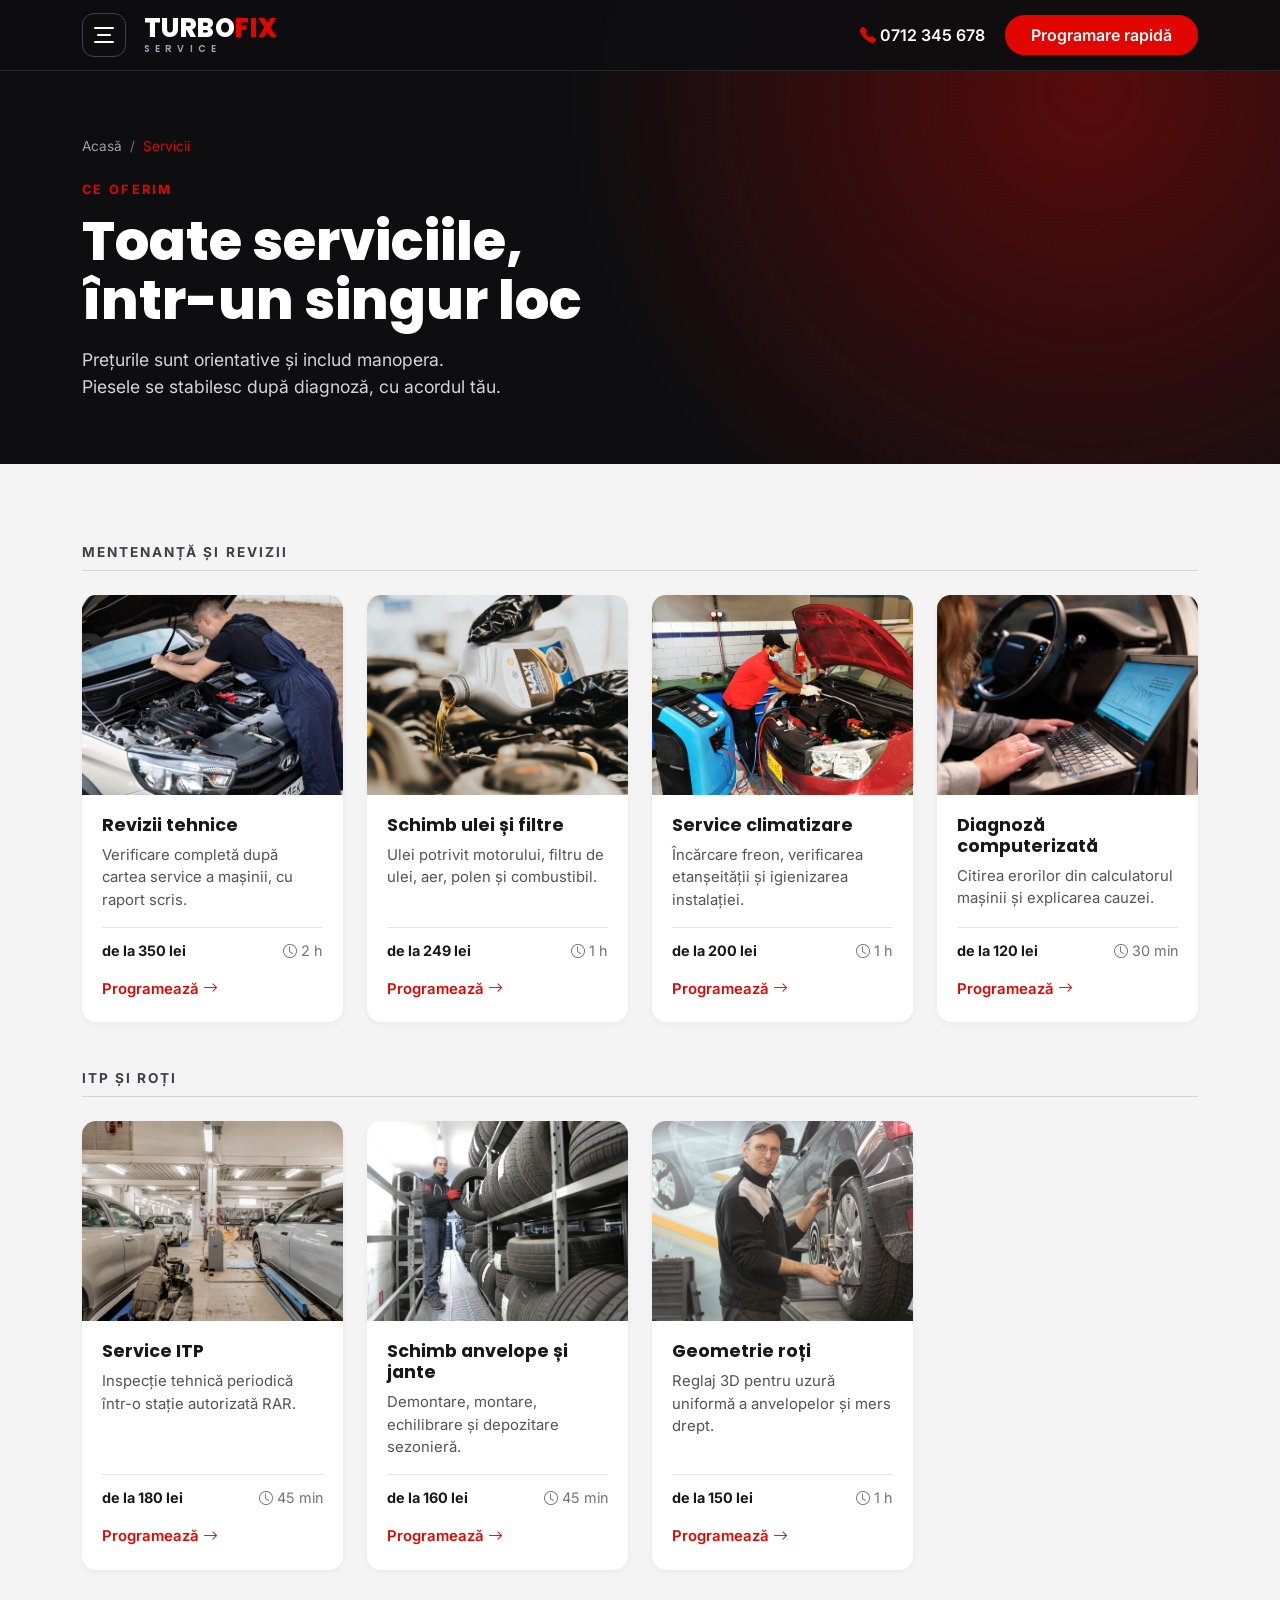
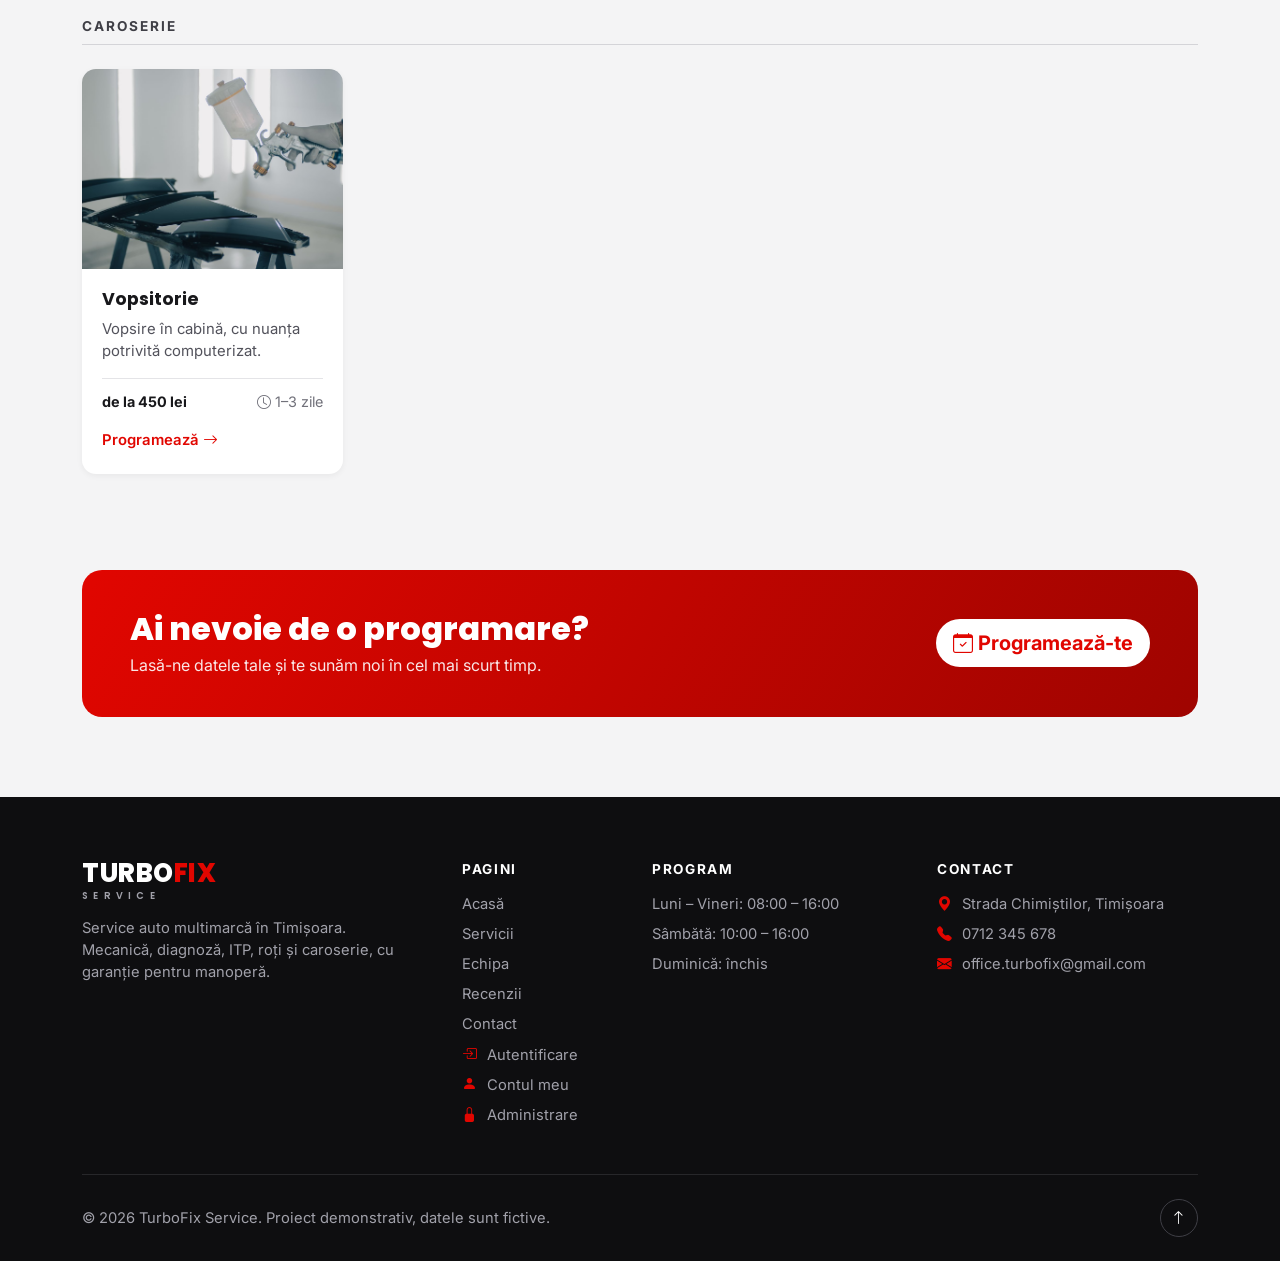
<file: servicii.html>
<!DOCTYPE html>
<html lang="ro">
<head>
  <meta charset="UTF-8">
  <meta name="viewport" content="width=device-width, initial-scale=1">
  <meta name="description" content="Serviciile TurboFix Service, cu prețuri orientative și durate: mentenanță, ITP, roți și caroserie.">
  <title>Servicii | TurboFix Service</title>

  <!-- Bootstrap 5 (framework CSS) și Bootstrap Icons -->
  <link rel="stylesheet" href="https://cdn.jsdelivr.net/npm/bootstrap@5.3.3/dist/css/bootstrap.min.css">
  <link rel="stylesheet" href="https://cdn.jsdelivr.net/npm/bootstrap-icons@1.11.3/font/bootstrap-icons.min.css">
  <!-- Fonturi: Poppins (titluri) și Inter (text) -->
  <link rel="preconnect" href="https://fonts.googleapis.com">
  <link rel="preconnect" href="https://fonts.gstatic.com" crossorigin>
  <link rel="stylesheet" href="https://fonts.googleapis.com/css2?family=Inter:wght@400;500;600&family=Poppins:wght@600;700;800&display=swap">
  <!-- Stilurile proprii -->
  <link rel="stylesheet" href="css/style.css">
</head>
<body>

  <!-- ================= ANTET (același pe toate paginile) ================= -->
  <header class="site-nav fixed-top">
    <div class="container nav-bar">
      <!-- butonul cu 3 linii deschide meniul lateral -->
      <button class="menu-btn" type="button" data-bs-toggle="offcanvas" data-bs-target="#meniuLateral"
              aria-controls="meniuLateral" aria-label="Deschide meniul">
        <span></span><span></span><span></span>
      </button>
      <a class="logo" href="index.html">TURBO<span>FIX</span><small>SERVICE</small></a>

      <div class="nav-right">
        <a class="nav-phone" href="tel:0712345678" aria-label="Sună la 0712 345 678"><i class="bi bi-telephone-fill"></i> <span>0712 345 678</span></a>
        <a class="btn btn-red nav-cta" href="contact.html#programare"><span class="cta-long">Programare rapidă</span><span class="cta-short">Programare</span></a>
      </div>
    </div>
  </header>

  <!-- ================= MENIUL LATERAL (pleacă din stânga) ================= -->
  <nav class="offcanvas offcanvas-start side-menu" tabindex="-1" id="meniuLateral" aria-labelledby="titluMeniu">
    <div class="offcanvas-header">
      <a class="logo" href="index.html" id="titluMeniu">TURBO<span>FIX</span><small>SERVICE</small></a>
      <button type="button" class="btn-close btn-close-white" data-bs-dismiss="offcanvas" aria-label="Închide meniul"></button>
    </div>
    <div class="offcanvas-body">
      <p class="side-label">Meniu</p>
      <ul class="side-links">
          <li><a class="side-link" href="index.html"><i class="bi bi-house-door"></i> Acasă</a></li>
          <li><a class="side-link active" aria-current="page" href="servicii.html"><i class="bi bi-tools"></i> Servicii</a></li>
          <li><a class="side-link" href="echipa.html"><i class="bi bi-people"></i> Echipa</a></li>
          <li><a class="side-link" href="recenzii.html"><i class="bi bi-star"></i> Recenzii</a></li>
          <li><a class="side-link" href="contact.html"><i class="bi bi-envelope"></i> Contact</a></li>
          <li><a class="side-link" href="cont.html"><i class="bi bi-person-circle"></i> Contul meu</a></li>
          <li><a class="side-link" href="admin.html"><i class="bi bi-lock"></i> Administrare</a></li>
      </ul>

      <div class="side-bottom">
        <!-- pentru vizitatori: link spre Autentificare; după logare e înlocuit (js/script.js) cu „Conectat ca …” -->
        <a class="side-login" id="sideLogin" href="login.html"><i class="bi bi-box-arrow-in-right"></i> Intră în cont / Creează cont</a>
        <div class="side-user d-none" id="sideUser"></div>
        <a class="side-phone" href="tel:0712345678"><i class="bi bi-telephone-fill"></i> 0712 345 678</a>
        <p class="side-program">Luni – Vineri 08:00 – 16:00<br>Sâmbătă 10:00 – 16:00</p>
        <a class="btn btn-red w-100" href="contact.html#programare">Programare rapidă</a>
      </div>
    </div>
  </nav>

  <main>
    <!-- ================= ANTETUL PAGINII ================= -->
    <section class="page-hero">
      <div class="container">
        <nav aria-label="breadcrumb">
          <ol class="breadcrumb">
            <li class="breadcrumb-item"><a href="index.html">Acasă</a></li>
            <li class="breadcrumb-item active" aria-current="page">Servicii</li>
          </ol>
        </nav>
        <p class="eyebrow">Ce oferim</p>
        <h1 class="page-title">Toate serviciile,<br> într-un singur loc</h1>
        <p class="page-text">Prețurile sunt orientative și includ manopera. <br>Piesele se stabilesc după diagnoză, cu acordul tău.</p>
      </div>
    </section>

    <!-- ================= LISTA DE SERVICII ================= -->
    <section class="services services-page">
      <div class="container">
        <h2 class="group-title">Mentenanță și revizii</h2>
        <div class="row g-4">
          <div class="col-sm-6 col-lg-3">
            <article class="service-card" id="revizie">
              <div class="service-photo photo-revizie" role="img" aria-label="Mecanic verificând motorul unei mașini"></div>
              <div class="service-body">
                <h3>Revizii tehnice</h3>
                <p>Verificare completă după cartea service a mașinii, cu raport scris.</p>
                <div class="service-meta"><span class="price">de la 350 lei</span><span class="duration"><i class="bi bi-clock"></i> 2 h</span></div>
                <a href="contact.html?serviciu=Revizii%20tehnice#programare" class="service-link">Programează <i class="bi bi-arrow-right"></i></a>
              </div>
            </article>
          </div>
          <div class="col-sm-6 col-lg-3">
            <article class="service-card" id="ulei">
              <div class="service-photo photo-ulei" role="img" aria-label="Ulei turnat în motor"></div>
              <div class="service-body">
                <h3>Schimb ulei și filtre</h3>
                <p>Ulei potrivit motorului, filtru de ulei, aer, polen și combustibil.</p>
                <div class="service-meta"><span class="price">de la 249 lei</span><span class="duration"><i class="bi bi-clock"></i> 1 h</span></div>
                <a href="contact.html?serviciu=Schimb%20ulei%20%C8%99i%20filtre#programare" class="service-link">Programează <i class="bi bi-arrow-right"></i></a>
              </div>
            </article>
          </div>
          <div class="col-sm-6 col-lg-3">
            <article class="service-card" id="clima">
              <div class="service-photo photo-clima" role="img" aria-label="Încărcarea instalației de aer condiționat"></div>
              <div class="service-body">
                <h3>Service climatizare</h3>
                <p>Încărcare freon, verificarea etanșeității și igienizarea instalației.</p>
                <div class="service-meta"><span class="price">de la 200 lei</span><span class="duration"><i class="bi bi-clock"></i> 1 h</span></div>
                <a href="contact.html?serviciu=Service%20climatizare#programare" class="service-link">Programează <i class="bi bi-arrow-right"></i></a>
              </div>
            </article>
          </div>
          <div class="col-sm-6 col-lg-3">
            <article class="service-card" id="diagnoza">
              <div class="service-photo photo-diagnoza" role="img" aria-label="Diagnoză cu laptopul conectat la mașină"></div>
              <div class="service-body">
                <h3>Diagnoză computerizată</h3>
                <p>Citirea erorilor din calculatorul mașinii și explicarea cauzei.</p>
                <div class="service-meta"><span class="price">de la 120 lei</span><span class="duration"><i class="bi bi-clock"></i> 30 min</span></div>
                <a href="contact.html?serviciu=Diagnoz%C4%83%20computerizat%C4%83#programare" class="service-link">Programează <i class="bi bi-arrow-right"></i></a>
              </div>
            </article>
          </div>
        </div>

        <h2 class="group-title">ITP și roți</h2>
        <div class="row g-4">
          <div class="col-sm-6 col-lg-3">
            <article class="service-card" id="itp">
              <div class="service-photo photo-itp" role="img" aria-label="Atelier cu mașini pe elevatoare"></div>
              <div class="service-body">
                <h3>Service ITP</h3>
                <p>Inspecție tehnică periodică într-o stație autorizată RAR.</p>
                <div class="service-meta"><span class="price">de la 180 lei</span><span class="duration"><i class="bi bi-clock"></i> 45 min</span></div>
                <a href="contact.html?serviciu=Service%20ITP#programare" class="service-link">Programează <i class="bi bi-arrow-right"></i></a>
              </div>
            </article>
          </div>
          <div class="col-sm-6 col-lg-3">
            <article class="service-card" id="anvelope">
              <div class="service-photo photo-anvelope" role="img" aria-label="Rafturi cu anvelope în depozit"></div>
              <div class="service-body">
                <h3>Schimb anvelope și jante</h3>
                <p>Demontare, montare, echilibrare și depozitare sezonieră.</p>
                <div class="service-meta"><span class="price">de la 160 lei</span><span class="duration"><i class="bi bi-clock"></i> 45 min</span></div>
                <a href="contact.html?serviciu=Schimb%20anvelope%20%C8%99i%20jante#programare" class="service-link">Programează <i class="bi bi-arrow-right"></i></a>
              </div>
            </article>
          </div>
          <div class="col-sm-6 col-lg-3">
            <article class="service-card" id="geometrie">
              <div class="service-photo photo-geometrie" role="img" aria-label="Mecanic la roata unei mașini"></div>
              <div class="service-body">
                <h3>Geometrie roți</h3>
                <p>Reglaj 3D pentru uzură uniformă a anvelopelor și mers drept.</p>
                <div class="service-meta"><span class="price">de la 150 lei</span><span class="duration"><i class="bi bi-clock"></i> 1 h</span></div>
                <a href="contact.html?serviciu=Geometrie%20ro%C8%9Bi#programare" class="service-link">Programează <i class="bi bi-arrow-right"></i></a>
              </div>
            </article>
          </div>
        </div>

        <h2 class="group-title">Caroserie</h2>
        <div class="row g-4">
          <div class="col-sm-6 col-lg-3">
            <article class="service-card" id="vopsitorie">
              <div class="service-photo photo-vopsitorie" role="img" aria-label="Vopsirea unei piese de caroserie cu pistolul"></div>
              <div class="service-body">
                <h3>Vopsitorie</h3>
                <p>Vopsire în cabină, cu nuanța potrivită computerizat.</p>
                <div class="service-meta"><span class="price">de la 450 lei</span><span class="duration"><i class="bi bi-clock"></i> 1–3 zile</span></div>
                <a href="contact.html?serviciu=Vopsitorie#programare" class="service-link">Programează <i class="bi bi-arrow-right"></i></a>
              </div>
            </article>
          </div>
        </div>

      </div>
    </section>

    <!-- ================= APEL LA ACȚIUNE ================= -->
    <section class="cta-band">
      <div class="container">
        <div class="cta-box">
          <div>
            <h2>Ai nevoie de o programare?</h2>
            <p>Lasă-ne datele tale și te sunăm noi în cel mai scurt timp.</p>
          </div>
          <a href="contact.html#programare" class="btn btn-light-cta btn-lg"><i class="bi bi-calendar-check"></i> Programează-te</a>
        </div>
      </div>
    </section>

  </main>

  <!-- ================= SUBSOL (același pe toate paginile) ================= -->
  <footer class="site-footer">
    <div class="container">
      <div class="row g-4">
        <div class="col-lg-4">
          <a class="logo" href="index.html">TURBO<span>FIX</span><small>SERVICE</small></a>
          <p class="footer-text">Service auto multimarcă în Timișoara.<br> Mecanică, diagnoză, ITP, roți și caroserie, cu garanție pentru manoperă.</p>
        </div>
        <div class="col-6 col-lg-2">
          <h2 class="footer-title">Pagini</h2>
          <ul class="footer-links">
            <li><a href="index.html">Acasă</a></li>
            <li><a href="servicii.html">Servicii</a></li>
            <li><a href="echipa.html">Echipa</a></li>
            <li><a href="recenzii.html">Recenzii</a></li>
            <li><a href="contact.html">Contact</a></li>
            <li><a href="login.html"><i class="bi bi-box-arrow-in-right"></i> Autentificare</a></li>
            <li><a href="cont.html"><i class="bi bi-person-fill"></i> Contul meu</a></li>
            <li><a href="admin.html"><i class="bi bi-lock-fill"></i> Administrare</a></li>
          </ul>
        </div>
        <div class="col-6 col-lg-3">
          <h2 class="footer-title">Program</h2>
          <ul class="footer-links">
            <li>Luni – Vineri: 08:00 – 16:00</li>
            <li>Sâmbătă: 10:00 – 16:00</li>
            <li>Duminică: închis</li>
          </ul>
        </div>
        <div class="col-lg-3">
          <h2 class="footer-title">Contact</h2>
          <ul class="footer-links">
            <li><i class="bi bi-geo-alt-fill"></i> Strada Chimiștilor, Timișoara</li>
            <li><a href="tel:0712345678"><i class="bi bi-telephone-fill"></i> 0712 345 678</a></li>
            <li><a href="mailto:office.turbofix@gmail.com"><i class="bi bi-envelope-fill"></i> office.turbofix@gmail.com</a></li>
          </ul>
        </div>
      </div>
      <div class="footer-bottom">
        <p class="mb-0">&copy; 2026 TurboFix Service. Proiect demonstrativ, datele sunt fictive.</p>
        <a href="#" class="to-top" aria-label="Înapoi sus"><i class="bi bi-arrow-up"></i></a>
      </div>
    </div>
  </footer>

  <script src="https://cdn.jsdelivr.net/npm/bootstrap@5.3.3/dist/js/bootstrap.bundle.min.js"></script>
  <script src="js/date.js"></script>
  <script src="js/auth.js"></script>
  <script src="js/script.js"></script>
</body>
</html>
</file>
<file: css/style.css>
/* =========================================================
   TurboFix Service - stiluri proprii
   Framework: Bootstrap 5.3 (din CDN). Aici doar ce adăugăm noi.
   ========================================================= */

/* ---------- 1. Culori și fonturi ---------- */
:root {
  --tf-black: #0E0E10;     /* fundal principal (antet, hero, formular) */
  --tf-dark: #1A1A1E;      /* suprafețe închise (cutii, câmpuri) */
  --tf-red: #E10600;       /* accent: butoane, etichete, linkuri */
  --tf-light: #F4F4F5;     /* fundal secțiunea de servicii */
  --tf-white: #FFFFFF;
  --tf-muted: #A1A1AA;     /* text secundar pe fundal închis */

  --tf-font-title: "Poppins", system-ui, sans-serif;
  --tf-font-text: "Inter", system-ui, sans-serif;
  --tf-radius: 14px;
}

/* ---------- 2. General ---------- */
html {
  scroll-behavior: smooth;   /* derulare lină la linkurile #servicii, #programare */
  scroll-padding-top: 80px;  /* ca antetul fix să nu acopere titlul secțiunii */
}

body {
  font-family: var(--tf-font-text);
  color: #18181B;
  background-color: var(--tf-black);
}

h1, h2, h3, h4, .logo {
  font-family: var(--tf-font-title);
}

/* eticheta mică roșie de deasupra titlurilor */
.eyebrow {
  color: var(--tf-red);
  font-size: 0.8rem;
  font-weight: 700;
  letter-spacing: 0.18em;
  text-transform: uppercase;
  margin-bottom: 0.75rem;
}

/* ---------- 3. Butoane ---------- */
.btn-red {
  background-color: var(--tf-red);
  border: 2px solid var(--tf-red);
  color: var(--tf-white);
  font-weight: 600;
  border-radius: 50px;
  padding-left: 1.5rem;
  padding-right: 1.5rem;
}

.btn-red:hover,
.btn-red:focus {
  background-color: #b80500;
  border-color: #b80500;
  color: var(--tf-white);
}

.btn-dark-outline {
  background-color: transparent;
  border: 2px solid #3F3F46;
  color: var(--tf-white);
  font-weight: 600;
  border-radius: 50px;
}

.btn-dark-outline:hover,
.btn-dark-outline:focus {
  border-color: var(--tf-white);
  color: var(--tf-white);
}

/* ---------- 4. Antet ---------- */
.site-nav {
  background-color: rgba(14, 14, 16, 0.95);
  border-bottom: 1px solid #27272A;
  padding-top: 0.8rem;
  padding-bottom: 0.8rem;
}

.logo {
  font-weight: 800;
  font-size: 1.6rem;
  letter-spacing: 0.02em;
  color: var(--tf-white);
  text-decoration: none;
  line-height: 1;
}

.logo span {
  color: var(--tf-red);
}

.logo small {
  display: block;
  font-size: 0.6rem;
  letter-spacing: 0.55em;
  color: var(--tf-muted);
  font-weight: 600;
  margin-top: 0.2rem;
}

.logo:hover {
  color: var(--tf-white);
}

.nav-phone {
  color: var(--tf-white);
  font-weight: 600;
  text-decoration: none;
  white-space: nowrap;
}

.nav-phone:hover {
  color: var(--tf-white);
}

/* rândul din antet: ☰ + logo în stânga, telefon + buton în dreapta */
.nav-bar {
  display: flex;
  align-items: center;
  gap: 1.1rem;
}

.nav-cta {
  white-space: nowrap;
}

.cta-short {
  display: none;
}

.nav-right {
  margin-left: auto;
  display: flex;
  align-items: center;
  gap: 1.25rem;
}

/* butonul cu 3 linii */
.menu-btn {
  flex-shrink: 0;
  width: 44px;
  height: 44px;
  border: 1px solid #3F3F46;
  border-radius: 12px;
  background: none;
  display: flex;
  flex-direction: column;
  justify-content: center;
  align-items: center;
  gap: 5px;
  padding: 0;
  transition: border-color 0.2s ease;
}

.menu-btn span {
  display: block;
  width: 20px;
  height: 2px;
  background-color: var(--tf-white);
  border-radius: 2px;
  transition: width 0.2s ease;
}

.menu-btn span:nth-child(2) {
  width: 14px;
  align-self: center;
}

.menu-btn:hover {
  border-color: var(--tf-red);
}

.menu-btn:hover span:nth-child(2) {
  width: 20px;
}

/* meniul lateral */
.side-menu {
  background-color: var(--tf-black);
  color: var(--tf-white);
  border-right: 1px solid #27272A;
  --bs-offcanvas-width: 320px;
}

.side-menu .offcanvas-header {
  padding: 1.25rem 1.5rem;
  border-bottom: 1px solid #27272A;
}

.side-menu .offcanvas-body {
  padding: 1.5rem;
  display: flex;
  flex-direction: column;
}

.side-label {
  color: #71717A;
  font-size: 0.75rem;
  font-weight: 700;
  letter-spacing: 0.15em;
  text-transform: uppercase;
  margin-bottom: 0.75rem;
}

.side-links {
  list-style: none;
  padding: 0;
  margin: 0;
}

.side-link {
  display: flex;
  align-items: center;
  gap: 0.9rem;
  padding: 0.85rem 1rem;
  border-radius: 12px;
  color: #D4D4D8;
  text-decoration: none;
  font-family: var(--tf-font-title);
  font-weight: 600;
  font-size: 1.1rem;
  margin-bottom: 0.25rem;
  transition: background-color 0.2s ease, color 0.2s ease, padding-left 0.2s ease;
}

.side-link i {
  font-size: 1.15rem;
  color: #71717A;
  transition: color 0.2s ease;
}

.side-link:hover {
  background-color: #1A1A1E;
  color: var(--tf-white);
  padding-left: 1.3rem;
}

.side-link:hover i,
.side-link.active i {
  color: var(--tf-red);
}

.side-link.active {
  background-color: rgba(225, 6, 0, 0.12);
  color: var(--tf-white);
  box-shadow: inset 3px 0 0 var(--tf-red);
}

.side-bottom {
  margin-top: auto;
  padding-top: 1.5rem;
  border-top: 1px solid #27272A;
}

.side-phone {
  display: block;
  color: var(--tf-white);
  font-weight: 700;
  font-size: 1.15rem;
  text-decoration: none;
  margin-bottom: 0.4rem;
}

.side-phone i {
  color: var(--tf-red);
  margin-right: 0.4rem;
}

.side-program {
  color: var(--tf-muted);
  font-size: 0.88rem;
  margin-bottom: 1.25rem;
}

.nav-phone i {
  color: var(--tf-red);
}

/* ---------- 5. Hero ---------- */
.hero {
  background-color: var(--tf-black);
  color: var(--tf-white);
  padding: 9rem 0 5rem;   /* spațiu sus pentru antetul fix */
}

.hero-title {
  font-size: clamp(2.3rem, 5vw, 3.8rem);
  font-weight: 800;
  line-height: 1.1;
  color: var(--tf-white);
  margin-bottom: 1.25rem;
}

.hero-title span {
  color: var(--tf-red);
}

.hero-text {
  font-size: 1.1rem;
  color: #D4D4D8;
  max-width: 34rem;
  margin-bottom: 2rem;
}

.hero-buttons {
  display: flex;
  flex-wrap: wrap;
  gap: 0.75rem;
  margin-bottom: 2rem;
}

.hero-badges {
  list-style: none;
  padding: 0;
  margin: 0;
  display: flex;
  flex-wrap: wrap;
  gap: 1.5rem;
  color: #D4D4D8;
  font-size: 0.95rem;
}

.hero-badges i {
  color: var(--tf-red);
  margin-right: 0.35rem;
}

/* ---------- Telefonul animat din hero ---------- */
.phone-scene {
  position: relative;
  display: flex;
  justify-content: center;
  padding: 1rem 0;
}

/* lumina roșie din spatele telefonului */
.phone-scene::before {
  content: "";
  position: absolute;
  width: 460px;
  height: 460px;
  top: 50%;
  left: 50%;
  transform: translate(-50%, -50%);
  background: radial-gradient(circle, rgba(225, 6, 0, 0.7), transparent 65%);
  filter: blur(10px);
}

.phone {
  position: relative;
  width: 300px;
  height: 600px;
  background-color: #1C1C1F;
  border: 2px solid #3F3F46;
  border-radius: 46px;
  padding: 10px;
  box-shadow: 0 40px 80px rgba(0, 0, 0, 0.6), inset 0 0 0 2px #000;
  transform: rotate(-3deg);
}

.phone-screen {
  height: 100%;
  border-radius: 36px;
  overflow: hidden;
  background-color: #EDE7E1;   /* fundalul conversației */
  display: flex;
  flex-direction: column;
  font-family: var(--tf-font-text);
}

.status-bar {
  display: flex;
  justify-content: space-between;
  align-items: center;
  padding: 10px 22px 6px;
  font-size: 0.75rem;
  font-weight: 600;
  background-color: var(--tf-white);
  color: #18181B;
}

.phone-notch {
  width: 80px;
  height: 22px;
  background-color: #000;
  border-radius: 20px;
}

.chat-header {
  display: flex;
  align-items: center;
  gap: 0.6rem;
  padding: 8px 14px 10px;
  background-color: var(--tf-white);
  color: #18181B;
  border-bottom: 1px solid #E4E4E7;
}

.chat-header > i {
  font-size: 1.1rem;
  color: var(--tf-red);
}

.chat-avatar {
  width: 36px;
  height: 36px;
  border-radius: 50%;
  background-color: var(--tf-black);
  color: var(--tf-white);
  font-family: var(--tf-font-title);
  font-weight: 800;
  font-size: 0.8rem;
  display: flex;
  align-items: center;
  justify-content: center;
  border: 2px solid var(--tf-red);
}

.chat-contact {
  flex-grow: 1;
  line-height: 1.2;
}

.chat-contact strong {
  display: block;
  font-size: 0.9rem;
}

.chat-contact span {
  font-size: 0.72rem;
  color: #16A34A;
}

.chat-body {
  flex-grow: 1;
  padding: 12px;
  display: flex;
  flex-direction: column;
  justify-content: flex-end;   /* mesajele „cresc” de jos în sus, ca în aplicații */
  gap: 8px;
  overflow: hidden;
}

.chat-day {
  align-self: center;
  background-color: rgba(255, 255, 255, 0.8);
  color: #52525B;
  font-size: 0.68rem;
  padding: 2px 10px;
  border-radius: 8px;
  margin: 0 0 auto;
}

/* bulele de mesaj */
.bubble {
  max-width: 82%;
  padding: 8px 11px 6px;
  border-radius: 16px;
  font-size: 0.84rem;
  line-height: 1.35;
  box-shadow: 0 1px 1px rgba(0, 0, 0, 0.08);
  animation: aparitie 0.35s ease-out;
}

.bubble-client {            /* mesajul clientului: în dreapta, roșu */
  align-self: flex-end;
  background-color: var(--tf-red);
  color: var(--tf-white);
  border-bottom-right-radius: 4px;
}

.bubble-service {           /* răspunsul service-ului: în stânga, alb */
  align-self: flex-start;
  background-color: var(--tf-white);
  color: #18181B;
  border-bottom-left-radius: 4px;
}

.bubble-meta {
  display: block;
  text-align: right;
  font-size: 0.65rem;
  opacity: 0.75;
  margin-top: 2px;
}

.bubble-meta i.citit {
  color: #7DD3FC;           /* bifele devin albastre când mesajul e citit */
}

/* indicatorul „scrie...” cu trei puncte */
.typing {
  align-self: flex-start;
  background-color: var(--tf-white);
  border-radius: 16px;
  border-bottom-left-radius: 4px;
  padding: 10px 14px;
  display: flex;
  gap: 4px;
  animation: aparitie 0.3s ease-out;
}

.typing span {
  width: 7px;
  height: 7px;
  border-radius: 50%;
  background-color: #A1A1AA;
  animation: puncte 1.2s infinite;
}

.typing span:nth-child(2) { animation-delay: 0.2s; }
.typing span:nth-child(3) { animation-delay: 0.4s; }

/* câmpul de scris */
.chat-input {
  display: flex;
  align-items: center;
  gap: 8px;
  padding: 10px 12px 18px;
  background-color: #F4F4F5;
}

.chat-input-text {
  flex-grow: 1;
  background-color: var(--tf-white);
  border-radius: 20px;
  padding: 8px 14px;
  font-size: 0.8rem;
  color: #A1A1AA;
  min-height: 34px;
  line-height: 1.35;
}

.chat-input-text.scrie {
  color: #18181B;
}

.chat-send {
  width: 34px;
  height: 34px;
  border-radius: 50%;
  background-color: var(--tf-red);
  color: var(--tf-white);
  display: flex;
  align-items: center;
  justify-content: center;
  font-size: 0.85rem;
  transition: transform 0.15s ease;
}

.chat-send.apasat {
  transform: scale(0.85);
}

.chat-body.dispare {
  opacity: 0;
  transition: opacity 0.5s ease;
}

@keyframes aparitie {
  from { opacity: 0; transform: translateY(10px) scale(0.97); }
  to   { opacity: 1; transform: translateY(0) scale(1); }
}

@keyframes puncte {
  0%, 60%, 100% { transform: translateY(0); opacity: 0.5; }
  30%           { transform: translateY(-4px); opacity: 1; }
}

/* ---------- 6. Servicii ---------- */
.services {
  background-color: var(--tf-light);
  padding: 6rem 0;
}

.section-head {
  max-width: 44rem;
  margin-bottom: 1rem;
}

.section-title {
  color: #18181B;
  font-weight: 800;
  font-size: clamp(1.8rem, 3.5vw, 2.6rem);
  margin-bottom: 0.75rem;
}

.section-text {
  color: #52525B;
  font-size: 1.05rem;
}

.group-title {
  font-family: var(--tf-font-text);
  font-size: 0.85rem;
  font-weight: 700;
  letter-spacing: 0.15em;
  text-transform: uppercase;
  color: #3F3F46;
  border-bottom: 1px solid #D4D4D8;
  padding-bottom: 0.6rem;
  margin: 3rem 0 1.5rem;
}

.service-card {
  height: 100%;
  background-color: var(--tf-white);
  border-radius: var(--tf-radius);
  overflow: hidden;
  display: flex;
  flex-direction: column;
  box-shadow: 0 2px 6px rgba(0, 0, 0, 0.05);
  transition: transform 0.2s ease, box-shadow 0.2s ease;
}

.service-card:hover {
  transform: translateY(-5px);
  box-shadow: 0 16px 35px rgba(0, 0, 0, 0.12);
}

/* Zona de poză a cardului. Fiecare serviciu are clasa lui (mai jos).
   Dacă poza din img/ lipsește, se vede doar gradientul. */
.service-photo {
  height: 200px;
  background-size: cover;
  background-position: center;
}


.photo-revizie    { background-image: url("../img/revizie.jpg"),    linear-gradient(135deg, #3F3F46, #18181B); }
.photo-ulei       { background-image: url("../img/ulei.jpg"),       linear-gradient(135deg, #52525B, #27272A); }
.photo-clima      { background-image: url("../img/clima.jpg"),      linear-gradient(135deg, #3F3F46, #1E293B); }
.photo-diagnoza   { background-image: url("../img/diagnoza.jpg"),   linear-gradient(135deg, #27272A, #0E0E10); }
.photo-itp        { background-image: url("../img/itp.jpg"),        linear-gradient(135deg, #E10600, #7F1D1D); }
.photo-anvelope   { background-image: url("../img/anvelope.jpg"),   linear-gradient(135deg, #3F3F46, #18181B); }
.photo-geometrie  { background-image: url("../img/geometrie.jpg"),  linear-gradient(135deg, #52525B, #27272A); }
.photo-vopsitorie { background-image: url("../img/vopsitorie.jpg"), linear-gradient(135deg, #E10600, #7F1D1D); }

.service-body {
  padding: 1.25rem 1.25rem 1.4rem;
  display: flex;
  flex-direction: column;
  flex-grow: 1;
}

.service-body h3 {
  color: #18181B;
  font-size: 1.1rem;
  font-weight: 700;
  margin-bottom: 0.5rem;
}

.service-body p {
  color: #52525B;
  font-size: 0.93rem;
  flex-grow: 1;
}

.service-link {
  color: var(--tf-red);
  font-weight: 600;
  text-decoration: none;
  font-size: 0.93rem;
}

.service-link:hover {
  color: #b80500;
}

/* ---------- 7. Programare (formular) ---------- */
.booking {
  background-color: var(--tf-light);
  padding: 0 0 6rem;
}

.booking-box {
  background-color: var(--tf-black);
  color: var(--tf-white);
  border-radius: 20px;
  padding: 3.5rem;
  max-width: 900px;
  margin: 0 auto;
}

.booking-intro {
  color: var(--tf-muted);
  margin-bottom: 2rem;
}

.req {
  color: var(--tf-red);
}

.booking .form-label {
  font-weight: 600;
  font-size: 0.92rem;
}

.booking .form-control {
  background-color: var(--tf-dark);
  border: 1px solid #3F3F46;
  color: var(--tf-white);
  padding: 0.75rem 1rem;
  border-radius: 10px;
}

.booking .form-control::placeholder {
  color: #71717A;
}

.booking .form-control:focus {
  background-color: var(--tf-dark);
  color: var(--tf-white);
  border-color: var(--tf-red);
  box-shadow: 0 0 0 0.2rem rgba(225, 6, 0, 0.25);
}

.booking .form-control.is-invalid {
  border-color: #F87171;
}

.booking .invalid-feedback {
  color: #F87171;
}

.booking .form-check-input {
  background-color: var(--tf-dark);
  border-color: #52525B;
}

.booking .form-check-input:checked {
  background-color: var(--tf-red);
  border-color: var(--tf-red);
}

.booking .form-check-label {
  color: #D4D4D8;
  font-size: 0.93rem;
}

.word-counter {
  color: var(--tf-muted);
  white-space: nowrap;
  margin-top: 0.25rem;
  margin-left: 1rem;
}

.word-counter.limita {
  color: #F87171;
  font-weight: 600;
}

/* ---------- 8. Contact sub formular ---------- */
.contact-strip {
  border-top: 1px solid #27272A;
  margin-top: 2.5rem;
  padding-top: 2rem;
}

.contact-label {
  color: var(--tf-muted);
  font-size: 0.9rem;
  margin-bottom: 1rem;
}

.contact-item {
  display: flex;
  align-items: center;
  gap: 0.9rem;
  border: 1px solid var(--tf-red);
  border-radius: 12px;
  padding: 0.9rem 1rem;
  color: var(--tf-white);
  text-decoration: none;
  font-weight: 700;
  font-size: 1.05rem;
  height: 100%;
  transition: background-color 0.2s ease;
}

.contact-email {
  font-size: 0.92rem;
}

.contact-item:hover {
  background-color: rgba(225, 6, 0, 0.12);
  color: var(--tf-white);
}

.contact-item i {
  color: var(--tf-red);
  font-size: 1.3rem;
}

.contact-item small {
  display: block;
  font-weight: 400;
  font-size: 0.78rem;
  color: var(--tf-muted);
}

/* adresa și programul de lucru */
.contact-details {
  margin-top: 0.5rem;
}

.details-title {
  color: var(--tf-muted);
  font-size: 0.85rem;
  margin-bottom: 0.4rem;
}

.details-title i {
  color: var(--tf-red);
  margin-right: 0.3rem;
}

.details-text {
  color: var(--tf-white);
  font-weight: 600;
  margin-bottom: 0;
}

.schedule {
  list-style: none;
  padding: 0;
  margin: 0;
  max-width: 280px;
}

.schedule li {
  display: flex;
  justify-content: space-between;
  gap: 1rem;
  color: var(--tf-white);
  font-weight: 600;
  padding: 0.3rem 0;
  border-bottom: 1px dashed #27272A;
}

.schedule li:last-child {
  border-bottom: none;
}

.schedule li span:first-child {
  color: #D4D4D8;
  font-weight: 400;
}

.schedule li.closed span:last-child {
  color: var(--tf-red);
}

/* ---------- 9. Subsol: vezi secțiunea 11 ---------- */

/* ---------- 10. Responsive ---------- */
@media (max-width: 991.98px) {
  .hero {
    padding-top: 7.5rem;
  }

  .phone {
    transform: none;
  }
}

@media (max-width: 575.98px) {
  .nav-phone span {
    display: none;
  }

  .nav-phone i {
    font-size: 1.2rem;
  }

  .nav-right {
    gap: 0.9rem;
  }

  .nav-cta {
    padding: 0.4rem 0.9rem;
    font-size: 0.85rem;
  }

  .cta-long {
    display: none;
  }

  .cta-short {
    display: inline;
  }

  .hero {
    padding-bottom: 3.5rem;
  }

  .hero-buttons .btn {
    width: 100%;
  }

  .hero-badges {
    gap: 0.75rem 1.25rem;
  }

  .services {
    padding: 4rem 0;
  }

  .booking {
    padding-bottom: 4rem;
  }

  .phone {
    width: 270px;
    height: 540px;
  }

  .booking-box {
    padding: 2rem 1.25rem;
    border-radius: 16px;
  }

}

/* =========================================================
   11. Elemente adăugate pentru paginile separate
   ========================================================= */

/* ---------- Antetul paginilor interioare ---------- */
.page-hero {
  background:
    radial-gradient(circle at 85% 20%, rgba(225, 6, 0, 0.35), transparent 45%),
    var(--tf-black);
  color: var(--tf-white);
  padding: 8.5rem 0 4rem;
}

.page-title {
  color: var(--tf-white);
  font-weight: 800;
  font-size: clamp(2.1rem, 4.5vw, 3.4rem);
  line-height: 1.1;
  margin-bottom: 1rem;
}

.page-text {
  color: #D4D4D8;
  font-size: 1.1rem;
  max-width: 40rem;
  margin-bottom: 0;
}

.breadcrumb {
  font-size: 0.85rem;
  margin-bottom: 1.5rem;
  --bs-breadcrumb-divider-color: #71717A;
}

.breadcrumb a {
  color: #A1A1AA;
  text-decoration: none;
}

.breadcrumb a:hover {
  color: var(--tf-white);
}

.breadcrumb-item.active {
  color: var(--tf-red);
}

/* ---------- Butoane suplimentare ---------- */
.btn-dark-solid {
  background-color: var(--tf-black);
  color: var(--tf-white);
  border-radius: 50px;
  font-weight: 600;
  padding: 0.6rem 1.4rem;
  white-space: nowrap;
}

.btn-dark-solid:hover,
.btn-dark-solid:focus {
  background-color: var(--tf-red);
  color: var(--tf-white);
}

.btn-light-cta {
  background-color: var(--tf-white);
  color: var(--tf-red);
  border-radius: 50px;
  font-weight: 700;
  white-space: nowrap;
}

.btn-light-cta:hover,
.btn-light-cta:focus {
  background-color: var(--tf-black);
  color: var(--tf-white);
}

/* titlul secțiunii cu buton în dreapta */
.section-head-row {
  display: flex;
  justify-content: space-between;
  align-items: flex-end;
  gap: 1.5rem;
  flex-wrap: wrap;
  margin-bottom: 2.5rem;
}

.section-head-row .section-head {
  margin-bottom: 0;
}

.services-page {
  padding-top: 2rem;
}

/* preț și durată pe cardurile de servicii */
.service-meta {
  display: flex;
  justify-content: space-between;
  align-items: center;
  border-top: 1px solid #E4E4E7;
  padding: 0.75rem 0;
  margin-bottom: 0.25rem;
  font-size: 0.9rem;
}

.price {
  font-weight: 700;
  color: #18181B;
}

.duration {
  color: #71717A;
}

/* cardul spre care se ajunge din „Detalii” (servicii.html#ulei) se evidențiază */
.service-card:target {
  outline: 3px solid var(--tf-red);
  outline-offset: 3px;
}

/* ---------- De ce noi / cifre ---------- */
.why {
  background-color: var(--tf-black);
  color: var(--tf-white);
  padding: 5rem 0;
}

.why-item {
  border: 1px solid #27272A;
  border-radius: var(--tf-radius);
  padding: 1.75rem;
  height: 100%;
}

.why-item i {
  font-size: 2rem;
  color: var(--tf-red);
}

.why-item h3 {
  color: var(--tf-white);
  font-size: 1.15rem;
  font-weight: 700;
  margin: 1rem 0 0.4rem;
}

.why-item p {
  color: var(--tf-muted);
  margin: 0;
}

.big-number {
  font-family: var(--tf-font-title);
  font-size: clamp(2.2rem, 5vw, 3.2rem);
  font-weight: 800;
  color: var(--tf-white);
  margin-bottom: 0;
}

.big-label {
  color: var(--tf-muted);
  margin: 0;
}

/* ---------- Banda „Ai nevoie de o programare?” ---------- */
.cta-band {
  background-color: var(--tf-light);
  padding: 0 0 5rem;
}

.cta-box {
  background: linear-gradient(120deg, var(--tf-red), #9F0400);
  color: var(--tf-white);
  border-radius: 20px;
  padding: 2.5rem 3rem;
  display: flex;
  justify-content: space-between;
  align-items: center;
  gap: 1.5rem;
  flex-wrap: wrap;
}

.cta-box h2 {
  color: var(--tf-white);
  font-weight: 800;
  margin-bottom: 0.3rem;
}

.cta-box p {
  margin: 0;
  opacity: 0.9;
}

/* ---------- Recenzii ---------- */
.review-card {
  background-color: var(--tf-white);
  border-radius: var(--tf-radius);
  padding: 1.6rem;
  height: 100%;
  display: flex;
  flex-direction: column;
  box-shadow: 0 2px 6px rgba(0, 0, 0, 0.05);
}

.review-stars {
  color: #F59E0B;
  letter-spacing: 0.1em;
}

.review-text {
  color: #3F3F46;
  flex-grow: 1;
  margin: 0.8rem 0 1.2rem;
}

.review-author {
  display: flex;
  align-items: center;
  gap: 0.75rem;
}

.review-author strong,
.review-author small {
  display: block;
  line-height: 1.3;
}

.review-author small {
  color: #71717A;
}

.review-avatar {
  width: 2.6rem;
  height: 2.6rem;
  border-radius: 50%;
  background-color: var(--tf-black);
  color: var(--tf-white);
  font-family: var(--tf-font-title);
  font-weight: 700;
  display: flex;
  align-items: center;
  justify-content: center;
  flex-shrink: 0;
}

.review-service {
  display: inline-block;
  background-color: #FEE2E2;
  color: #991B1B;
  font-size: 0.75rem;
  font-weight: 600;
  border-radius: 50px;
  padding: 0.15rem 0.7rem;
}

.review-head {
  display: flex;
  justify-content: space-between;
  align-items: center;
  gap: 0.5rem;
  flex-wrap: wrap;
}

.review-date {
  color: #A1A1AA;
  font-size: 0.8rem;
}

.review-delete {
  background: none;
  border: none;
  color: #A1A1AA;
  font-size: 0.85rem;
  padding: 0;
  margin-left: auto;
}

.review-delete:hover {
  color: var(--tf-red);
}

.rating-summary,
.filter-box {
  background-color: var(--tf-white);
  border-radius: var(--tf-radius);
  padding: 1.6rem;
  box-shadow: 0 2px 6px rgba(0, 0, 0, 0.05);
}

.rating-summary {
  text-align: center;
  margin-bottom: 1.5rem;
}

.rating-big {
  font-family: var(--tf-font-title);
  font-size: 3.4rem;
  font-weight: 800;
  line-height: 1;
  margin-bottom: 0.4rem;
}

.rating-count {
  color: #71717A;
  margin: 0.4rem 0 1.2rem;
}

.rating-row {
  display: flex;
  align-items: center;
  gap: 0.6rem;
  font-size: 0.85rem;
  color: #52525B;
  margin-bottom: 0.35rem;
}

.rating-row .bar {
  flex-grow: 1;
  height: 8px;
  background-color: #E4E4E7;
  border-radius: 8px;
  overflow: hidden;
}

.rating-row .bar span {
  display: block;
  height: 100%;
  background-color: #F59E0B;
  border-radius: 8px;
}

.rating-row .label {
  width: 2.4rem;
  text-align: left;
  white-space: nowrap;
}

.rating-row .count {
  width: 1.5rem;
  text-align: right;
}

.filter-title {
  color: #18181B;
  font-size: 1.05rem;
  font-weight: 700;
  margin-bottom: 1rem;
}

.filter-box .form-label {
  font-size: 0.85rem;
  font-weight: 600;
  color: #3F3F46;
}

.results-info {
  color: #71717A;
  margin-bottom: 1rem;
}

.empty-state {
  background-color: var(--tf-white);
  border-radius: var(--tf-radius);
  padding: 2.5rem;
  text-align: center;
  color: #71717A;
}

/* alegerea notei prin clic pe stele */
.star-input {
  display: flex;
  gap: 0.3rem;
}

.star-btn {
  background: none;
  border: none;
  padding: 0.1rem;
  font-size: 1.9rem;
  color: #3F3F46;
  line-height: 1;
  transition: transform 0.15s ease, color 0.15s ease;
}

.star-btn:hover {
  transform: scale(1.12);
}

.star-btn.on {
  color: #F59E0B;
}

.star-input.is-invalid .star-btn {
  color: #7F1D1D;
}

.booking .form-select {
  background-color: var(--tf-dark);
  border: 1px solid #3F3F46;
  color: var(--tf-white);
  padding: 0.75rem 1rem;
  border-radius: 10px;
}

.booking .form-select:focus {
  border-color: var(--tf-red);
  box-shadow: 0 0 0 0.2rem rgba(225, 6, 0, 0.25);
}

.booking .form-select.is-invalid {
  border-color: #F87171;
}

/* ---------- Echipa ---------- */
.team-card {
  background-color: var(--tf-white);
  border-radius: var(--tf-radius);
  overflow: hidden;
  height: 100%;
  box-shadow: 0 2px 6px rgba(0, 0, 0, 0.05);
  transition: transform 0.2s ease, box-shadow 0.2s ease;
}

.team-card:hover {
  transform: translateY(-5px);
  box-shadow: 0 16px 35px rgba(0, 0, 0, 0.12);
}

/* poza: dacă img/echipa/<nume>.jpg lipsește, rămân inițialele */
.team-photo {
  position: relative;
  height: 280px;
  background: linear-gradient(135deg, #27272A, #0E0E10);
  display: flex;
  align-items: center;
  justify-content: center;
}

.team-initials {
  font-family: var(--tf-font-title);
  font-size: 3.5rem;
  font-weight: 800;
  color: var(--tf-white);
  opacity: 0.85;
}

.team-img {
  position: absolute;
  inset: 0;
  width: 100%;
  height: 100%;
  object-fit: cover;
  object-position: center 30%;   /* încadrare pe zona feței (în portrete, fața e de obicei în treimea de sus) */
}

.team-body {
  padding: 1.5rem;
}

.team-role {
  color: var(--tf-red);
  font-size: 0.78rem;
  font-weight: 700;
  letter-spacing: 0.12em;
  text-transform: uppercase;
  margin-bottom: 0.3rem;
}

.team-body h2 {
  color: #18181B;
  font-size: 1.3rem;
  font-weight: 700;
  margin-bottom: 0.5rem;
}

.team-exp {
  color: #3F3F46;
  font-weight: 600;
  font-size: 0.92rem;
  margin-bottom: 0.6rem;
}

.team-exp i {
  color: #F59E0B;
}

.team-body p {
  color: #52525B;
  font-size: 0.93rem;
}

.team-tags {
  list-style: none;
  padding: 0;
  margin: 0;
  display: flex;
  flex-wrap: wrap;
  gap: 0.4rem;
}

.team-tags li {
  background-color: var(--tf-light);
  border: 1px solid #E4E4E7;
  border-radius: 50px;
  padding: 0.2rem 0.75rem;
  font-size: 0.78rem;
  color: #3F3F46;
}

/* ---------- Contact ---------- */
.booking-contact {
  padding-top: 4rem;
}

.map-section {
  background-color: var(--tf-light);
  padding: 0 0 5rem;
}

.map-box {
  border-radius: 20px;
  overflow: hidden;
  height: 420px;
  margin-top: 1.5rem;
  box-shadow: 0 10px 30px rgba(0, 0, 0, 0.1);
  background-color: #E4E4E7;
}

.map-box iframe {
  width: 100%;
  height: 100%;
  border: 0;
}

/* ---------- Subsol ---------- */
.site-footer {
  background-color: var(--tf-black);
  color: var(--tf-muted);
  padding: 4rem 0 1.5rem;
  font-size: 0.92rem;
}

.footer-text {
  margin-top: 1rem;
  max-width: 22rem;
}

.footer-title {
  font-family: var(--tf-font-text);
  color: var(--tf-white);
  font-size: 0.85rem;
  font-weight: 700;
  letter-spacing: 0.12em;
  text-transform: uppercase;
  margin-bottom: 1rem;
}

.footer-links {
  list-style: none;
  padding: 0;
  margin: 0;
}

.footer-links li {
  margin-bottom: 0.5rem;
}

.footer-links a {
  color: var(--tf-muted);
  text-decoration: none;
}

.footer-links a:hover {
  color: var(--tf-white);
}

.footer-links i {
  color: var(--tf-red);
  margin-right: 0.35rem;
}

.footer-bottom {
  border-top: 1px solid #27272A;
  margin-top: 2.5rem;
  padding-top: 1.5rem;
  display: flex;
  justify-content: space-between;
  align-items: center;
  gap: 1rem;
}

.to-top {
  color: var(--tf-white);
  border: 1px solid #3F3F46;
  border-radius: 50%;
  width: 2.4rem;
  height: 2.4rem;
  display: flex;
  align-items: center;
  justify-content: center;
  text-decoration: none;
  flex-shrink: 0;
}

.to-top:hover {
  border-color: var(--tf-red);
  color: var(--tf-red);
}

/* ---------- Responsive pentru elementele noi ---------- */
@media (max-width: 991.98px) {
  .page-hero {
    padding-top: 7rem;
  }
}

@media (max-width: 575.98px) {
  .page-hero {
    padding-bottom: 3rem;
  }

  .cta-box {
    padding: 2rem 1.5rem;
    text-align: center;
    justify-content: center;
  }

  .why {
    padding: 3.5rem 0;
  }

  .map-box {
    height: 300px;
  }

  .team-photo {
    height: 240px;
  }

  .footer-bottom {
    font-size: 0.82rem;
  }
}

/* =========================================================
   12. Pagina Administrare
   ========================================================= */
.admin-stat {
  background-color: var(--tf-white);
  border-radius: var(--tf-radius);
  padding: 1.25rem 1.4rem;
  box-shadow: 0 2px 6px rgba(0, 0, 0, 0.05);
  height: 100%;
}

.admin-stat i {
  font-size: 1.4rem;
  color: var(--tf-red);
}

.admin-stat-nr {
  font-family: var(--tf-font-title);
  font-size: 2rem;
  font-weight: 800;
  color: #18181B;
  margin: 0.3rem 0 0;
  line-height: 1.1;
}

.admin-stat-label {
  color: #71717A;
  font-size: 0.88rem;
  margin: 0;
}

.admin-card {
  background-color: var(--tf-white);
  border-radius: var(--tf-radius);
  box-shadow: 0 2px 6px rgba(0, 0, 0, 0.05);
  overflow: hidden;
}

.admin-toolbar {
  display: flex;
  justify-content: space-between;
  align-items: center;
  flex-wrap: wrap;
  gap: 1rem;
  padding: 1.1rem 1.25rem;
  border-bottom: 1px solid #E4E4E7;
}

.admin-tabs {
  display: flex;
  gap: 0.4rem;
  background-color: var(--tf-light);
  border-radius: 50px;
  padding: 0.3rem;
}

.admin-tab {
  border: none;
  background: none;
  border-radius: 50px;
  padding: 0.45rem 1.1rem;
  font-weight: 600;
  color: #52525B;
}

.admin-tab.active {
  background-color: var(--tf-black);
  color: var(--tf-white);
}

.admin-tab .badge {
  background-color: var(--tf-red);
  margin-left: 0.3rem;
}

.admin-actions {
  display: flex;
  flex-wrap: wrap;
  gap: 0.5rem;
}

.admin-actions .form-control {
  width: 240px;
}

.admin-actions .form-select {
  width: auto;
}

.btn-excel {
  background-color: #107C41;   /* verdele Excel */
  color: var(--tf-white);
  font-weight: 600;
}

.btn-excel:hover,
.btn-excel:focus {
  background-color: #0B5E31;
  color: var(--tf-white);
}

.admin-table {
  margin: 0;
  font-size: 0.92rem;
}

.admin-table thead th {
  background-color: #FAFAFA;
  color: #52525B;
  font-size: 0.78rem;
  font-weight: 700;
  letter-spacing: 0.06em;
  text-transform: uppercase;
  white-space: nowrap;
  padding: 0.8rem 1rem;
}

.admin-table td {
  padding: 0.8rem 1rem;
}

.admin-long {
  min-width: 260px;
  max-width: 420px;
  color: #3F3F46;
}

.admin-stars {
  color: #F59E0B;
}

.admin-empty {
  text-align: center;
  color: #71717A;
  padding: 2.5rem 1rem !important;
}

.status-select {
  min-width: 135px;
  font-weight: 600;
}

/* culoarea statusului: Nouă / Confirmată / Finalizată / Anulată */
.status-0 { color: #B45309; background-color: #FEF3C7; }
.status-1 { color: #1D4ED8; background-color: #DBEAFE; }
.status-2 { color: #15803D; background-color: #DCFCE7; }
.status-3 { color: #B91C1C; background-color: #FEE2E2; }

.admin-note {
  color: #71717A;
  font-size: 0.88rem;
  margin: 1rem 0 0;
}

@media (max-width: 767.98px) {
  .admin-actions,
  .admin-actions .form-control,
  .admin-status-wrap,
  .admin-actions .btn {
    width: 100%;
    min-width: 0;
  }
}

/* =========================================================
   13. Autentificare
   ========================================================= */

/* pagina Administrare rămâne ascunsă până confirmă JavaScript că adminul e conectat */
.needs-auth main {
  visibility: hidden;
}

.login-section {
  background:
    radial-gradient(circle at 20% 20%, rgba(225, 6, 0, 0.3), transparent 45%),
    var(--tf-black);
  min-height: 100vh;
  display: flex;
  align-items: center;
  padding: 8rem 0 4rem;
}

.login-box {
  background-color: var(--tf-dark);
  border: 1px solid #27272A;
  border-radius: 20px;
  padding: 2.5rem;
  max-width: 520px;
  margin: 0 auto;
  color: var(--tf-white);
  box-shadow: 0 30px 60px rgba(0, 0, 0, 0.5);
}

.login-icon {
  width: 4rem;
  height: 4rem;
  margin: 0 auto 1.25rem;
  border-radius: 50%;
  background-color: rgba(225, 6, 0, 0.15);
  color: var(--tf-red);
  font-size: 1.8rem;
  display: flex;
  align-items: center;
  justify-content: center;
}

.login-title {
  color: var(--tf-white);
  font-size: 1.6rem;
  font-weight: 800;
  text-align: center;
  margin-bottom: 0.5rem;
}

.login-text {
  color: var(--tf-muted);
  text-align: center;
  margin-bottom: 1.75rem;
}

.login-box .form-label {
  font-weight: 600;
  font-size: 0.92rem;
}

.login-box .form-control {
  background-color: var(--tf-black);
  border: 1px solid #3F3F46;
  color: var(--tf-white);
  padding: 0.75rem 1rem;
}

.login-box .form-control::placeholder {
  color: #71717A;
}

.login-box .form-control:focus {
  border-color: var(--tf-red);
  box-shadow: 0 0 0 0.2rem rgba(225, 6, 0, 0.25);
}

.login-box .form-control.is-invalid {
  border-color: #F87171;
}

.login-box .invalid-feedback {
  color: #F87171;
}

.btn-eye {
  background-color: var(--tf-black);
  border: 1px solid #3F3F46;
  border-left: none;
  color: var(--tf-muted);
}

.btn-eye:hover,
.btn-eye:focus {
  background-color: var(--tf-black);
  color: var(--tf-white);
  border-color: #3F3F46;
}

.login-back {
  display: block;
  text-align: center;
  margin-top: 1.5rem;
  color: var(--tf-muted);
  text-decoration: none;
  font-size: 0.9rem;
}

.login-back:hover {
  color: var(--tf-white);
}

/* bara „Conectat ca ...” din Administrare */
.admin-user {
  display: flex;
  justify-content: space-between;
  align-items: center;
  flex-wrap: wrap;
  gap: 0.75rem;
  background-color: var(--tf-white);
  border-radius: var(--tf-radius);
  padding: 0.8rem 1.25rem;
  margin-bottom: 1.25rem;
  box-shadow: 0 2px 6px rgba(0, 0, 0, 0.05);
  color: #3F3F46;
}

.admin-user i {
  color: var(--tf-red);
}

/* butoanele din bara contului: iconița și textul aliniate pe mijloc */
.admin-user .btn {
  display: inline-flex;
  align-items: center;
  justify-content: center;
  gap: 0.4rem;
  line-height: 1;
  padding: 0.55rem 1.1rem;
}

.admin-user .btn-red i {
  color: var(--tf-black);   /* iconiță neagră pe butonul roșu */
}

.role-badge {
  background-color: var(--tf-black);
  color: var(--tf-white);
  font-size: 0.72rem;
  font-weight: 700;
  border-radius: 50px;
  padding: 0.15rem 0.6rem;
  margin-left: 0.3rem;
  text-transform: uppercase;
  letter-spacing: 0.05em;
}

@media (max-width: 575.98px) {
  .login-box {
    padding: 2rem 1.25rem;
  }
}

/* =========================================================
   14. Conturi de client
   ========================================================= */

/* tab-urile „Intră în cont” / „Creează cont” */
.auth-tabs {
  display: flex;
  background-color: var(--tf-black);
  border-radius: 50px;
  padding: 0.3rem;
  margin-bottom: 1.5rem;
}

.auth-tab {
  flex: 1;
  border: none;
  background: none;
  color: var(--tf-muted);
  font-weight: 600;
  border-radius: 50px;
  padding: 0.55rem 0.5rem;
}

.auth-tab.active {
  background-color: var(--tf-red);
  color: var(--tf-white);
}

.form-hint {
  display: block;
  color: #A1A1AA;
  font-size: 0.8rem;
  margin-top: 0.3rem;
}

.form-hint a,
.account-hint a {
  color: var(--tf-white);
}

.login-box .form-check-label {
  color: #D4D4D8;
  font-size: 0.9rem;
}

.login-box .form-check-input {
  background-color: var(--tf-black);
  border-color: #52525B;
}

.login-box .form-check-input:checked {
  background-color: var(--tf-red);
  border-color: var(--tf-red);
}

/* mesajul despre cont din formulare */
.account-hint {
  background-color: rgba(255, 255, 255, 0.05);
  border: 1px dashed #3F3F46;
  border-radius: 10px;
  padding: 0.7rem 1rem;
  color: #D4D4D8;
  font-size: 0.9rem;
  margin-bottom: 1.5rem;
}

.account-hint i {
  color: var(--tf-red);
  margin-right: 0.3rem;
}

/* meniul contului */
.account-nav {
  background-color: var(--tf-white);
  border-radius: var(--tf-radius);
  padding: 0.6rem;
  box-shadow: 0 2px 6px rgba(0, 0, 0, 0.05);
  display: flex;
  flex-direction: column;
  gap: 0.25rem;
}

.account-nav button {
  display: flex;
  align-items: center;
  gap: 0.6rem;
  width: 100%;
  border: none;
  background: none;
  text-align: left;
  padding: 0.75rem 0.9rem;
  border-radius: 10px;
  font-weight: 600;
  color: #3F3F46;
}

.account-nav button i {
  color: #A1A1AA;
}

.account-nav button .badge {
  margin-left: auto;
  background-color: #E4E4E7;
  color: #3F3F46;
}

.account-nav button:hover {
  background-color: var(--tf-light);
}

.account-nav button.active {
  background-color: var(--tf-black);
  color: var(--tf-white);
}

.account-nav button.active i {
  color: var(--tf-red);
}

.account-nav button.active .badge {
  background-color: var(--tf-red);
  color: var(--tf-white);
}

.stat-link {
  color: var(--tf-red);
  text-decoration: none;
}

/* programările clientului */
.booking-list {
  display: flex;
  flex-direction: column;
  gap: 1rem;
}

.booking-card {
  background-color: var(--tf-white);
  border-radius: var(--tf-radius);
  padding: 1.25rem 1.4rem;
  box-shadow: 0 2px 6px rgba(0, 0, 0, 0.05);
}

.booking-card-head {
  display: flex;
  justify-content: space-between;
  align-items: center;
  gap: 0.75rem;
  flex-wrap: wrap;
  margin-bottom: 0.6rem;
}

.booking-date {
  color: #52525B;
  font-weight: 600;
  font-size: 0.92rem;
}

.booking-date i,
.booking-car i {
  color: var(--tf-red);
}

.status-pill {
  border-radius: 50px;
  padding: 0.25rem 0.85rem;
  font-size: 0.8rem;
  font-weight: 700;
}

.booking-car {
  font-weight: 700;
  color: #18181B;
  margin-bottom: 0.3rem;
}

.booking-text {
  color: #3F3F46;
  margin-bottom: 0.4rem;
}

.booking-info {
  color: #71717A;
  font-size: 0.88rem;
  font-style: italic;
  margin-bottom: 0.75rem;
}

/* mașinile clientului */
.car-card {
  background-color: var(--tf-white);
  border-radius: var(--tf-radius);
  padding: 1.25rem 1.4rem;
  box-shadow: 0 2px 6px rgba(0, 0, 0, 0.05);
  height: 100%;
}

.car-card h3 {
  font-size: 1.2rem;
  font-weight: 700;
  color: #18181B;
  margin: 0.75rem 0 0.2rem;
}

/* plăcuța de înmatriculare */
.plate {
  display: inline-block;
  border: 2px solid #18181B;
  border-left: 12px solid #1D4ED8;
  border-radius: 6px;
  padding: 0.1rem 0.6rem;
  font-family: var(--tf-font-title);
  font-weight: 700;
  letter-spacing: 0.08em;
  color: #18181B;
  background-color: var(--tf-white);
}

.car-meta {
  color: #71717A;
  font-size: 0.9rem;
}

.car-actions {
  display: flex;
  gap: 0.5rem;
  flex-wrap: wrap;
}

.panel-card {
  background-color: var(--tf-white);
  border-radius: var(--tf-radius);
  padding: 1.6rem;
  box-shadow: 0 2px 6px rgba(0, 0, 0, 0.05);
}

.panel-title {
  font-size: 1.2rem;
  font-weight: 700;
  color: #18181B;
  margin-bottom: 1.25rem;
}

.panel-subtitle {
  font-weight: 700;
  color: #3F3F46;
  border-top: 1px solid #E4E4E7;
  padding-top: 1rem;
  margin: 0.5rem 0 0;
}

.panel-card .form-label {
  font-weight: 600;
  font-size: 0.9rem;
}

.panel-card .form-hint {
  color: #71717A;
}

/* eticheta „Client verificat” */
.verified {
  display: inline-block;
  color: #15803D;
  font-size: 0.75rem;
  font-weight: 700;
  margin-left: 0.4rem;
}

.review-author strong + .verified {
  display: inline-block;
}

/* tipul solicitantului în Administrare */
.acc-tag {
  color: #A1A1AA;
  font-weight: 500;
  font-size: 0.75rem;
}

.acc-client {
  color: #15803D;
  font-weight: 700;
}

/* link „Intră în cont / Creează cont”, în meniul lateral (pentru vizitatori) */
.side-login {
  display: block;
  border: 1px dashed #3F3F46;
  border-radius: 10px;
  padding: 0.6rem 0.8rem;
  margin-bottom: 1rem;
  color: var(--tf-white);
  font-weight: 600;
  text-decoration: none;
}

.side-login i {
  color: var(--tf-red);
  margin-right: 0.3rem;
}

.side-login:hover {
  border-color: var(--tf-red);
  color: var(--tf-white);
}

/* cine e conectat, în meniul lateral */
.side-user {
  display: flex;
  align-items: center;
  gap: 0.5rem;
  background-color: #1A1A1E;
  border-radius: 10px;
  padding: 0.6rem 0.8rem;
  margin-bottom: 1rem;
  color: var(--tf-muted);
}

.side-user i {
  color: #22C55E;
}

.side-user a {
  color: var(--tf-white);
  font-weight: 600;
  text-decoration: none;
}

.side-logout {
  margin-left: auto;
  border: none;
  background: none;
  color: var(--tf-muted);
  font-size: 0.85rem;
  text-decoration: underline;
}

.side-logout:hover {
  color: var(--tf-red);
}
</file>
